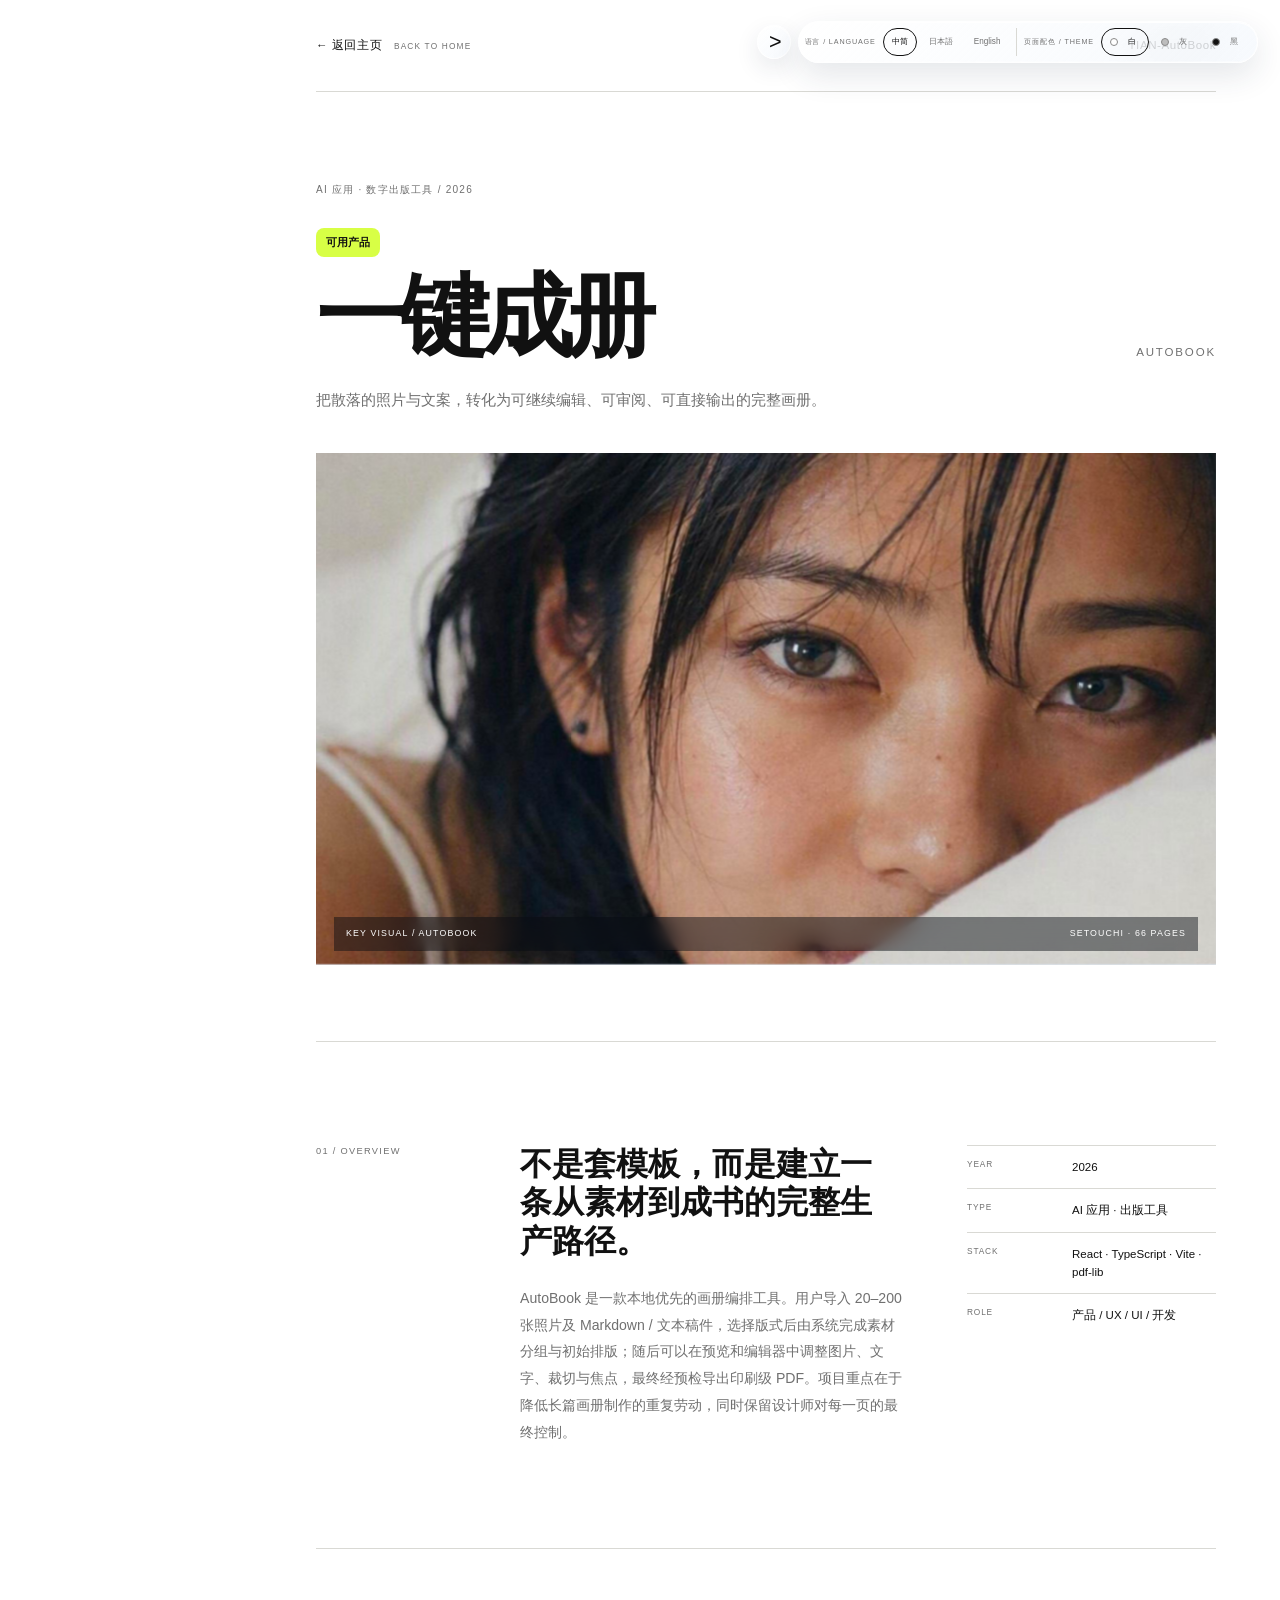
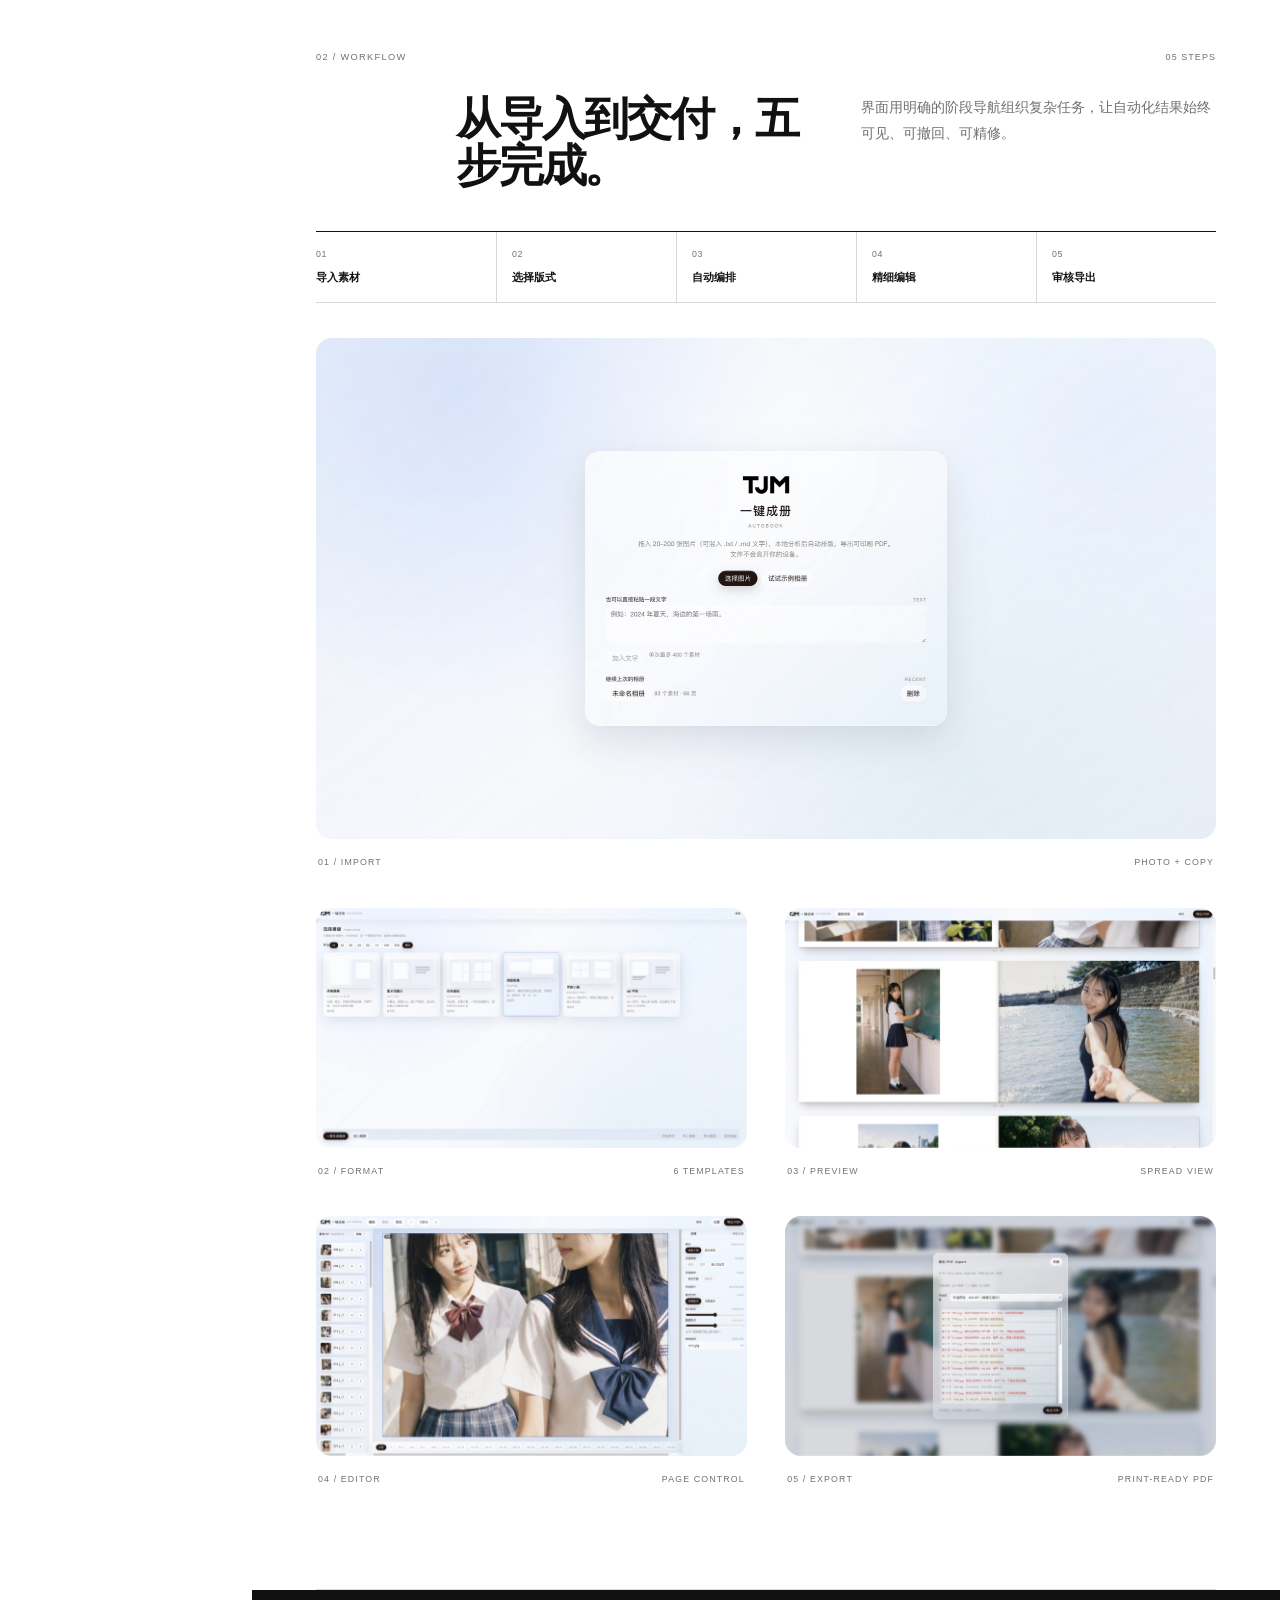
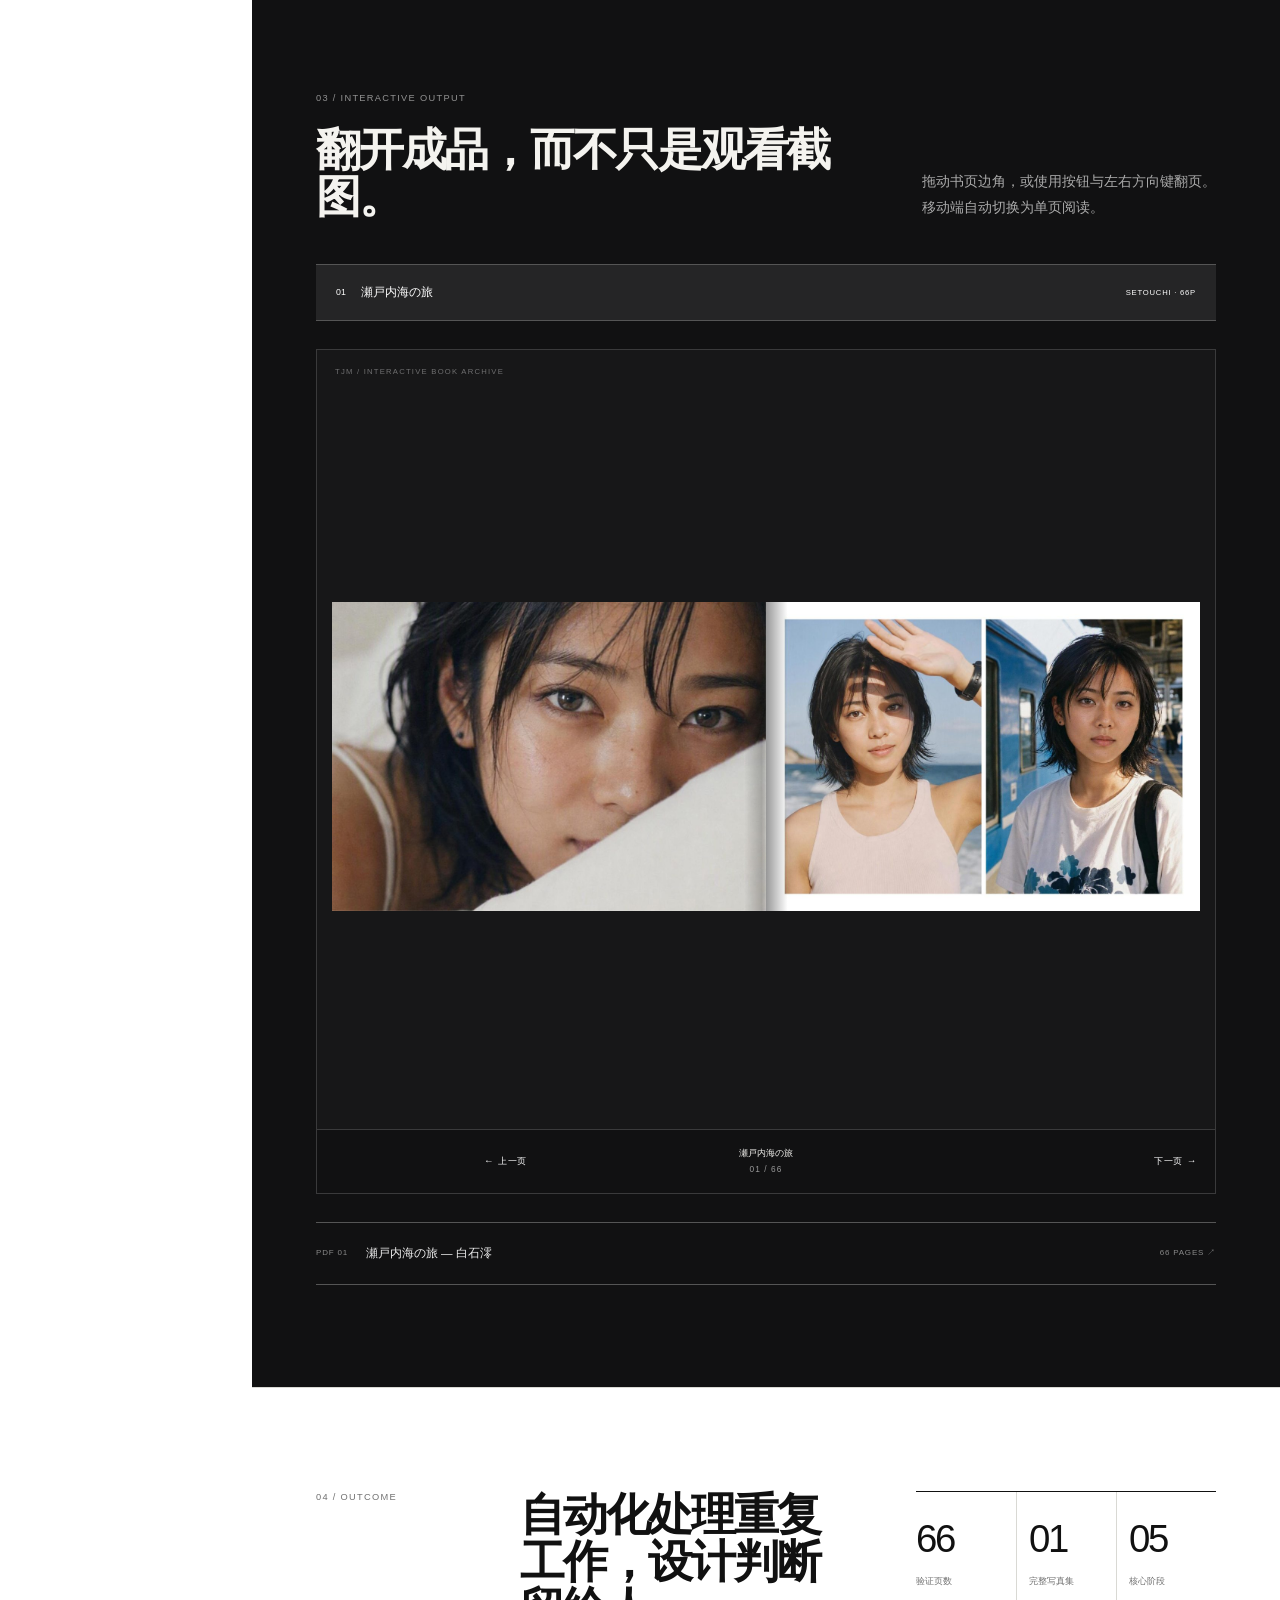
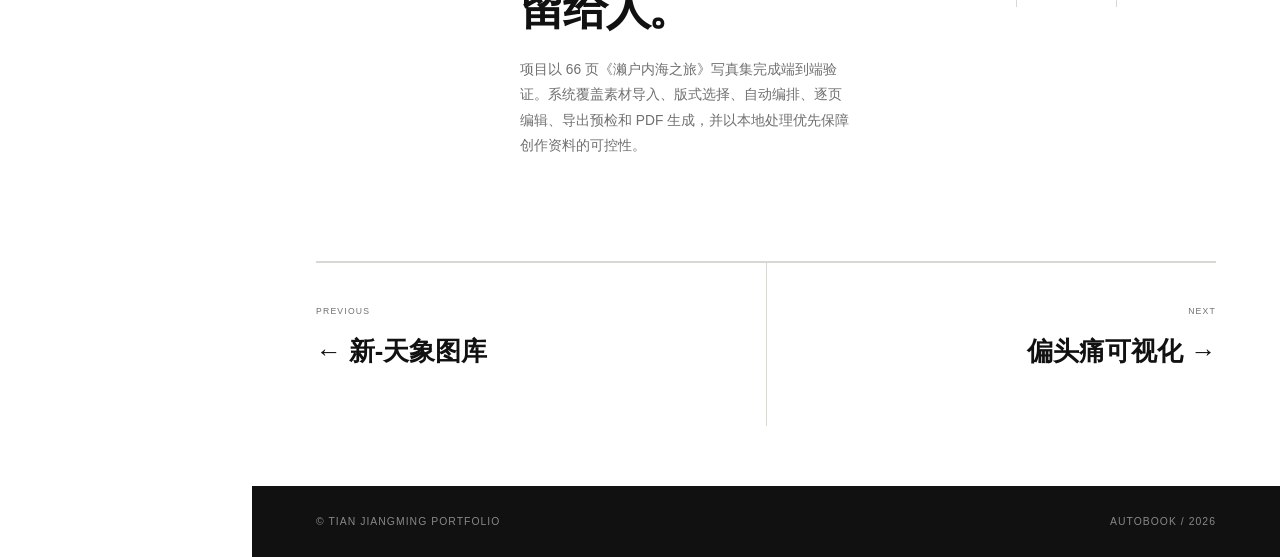
<file: index.html>
<!doctype html>
<html lang="zh-CN">
<head>
  <meta charset="utf-8">
  <meta name="viewport" content="width=device-width,initial-scale=1">
  <meta name="theme-color" content="#f6f6f1">
  <meta name="description" content="TJM 一键成册：从照片与文案导入、自动编排、可视化编辑到印刷级 PDF 导出的本地优先数字出版工具。">
  <title>一键成册 AutoBook | 天将明作品集</title>
  <link rel="stylesheet" href="style.default.css">
  <link rel="stylesheet" href="custom.css">
  <link rel="stylesheet" href="project-site-config.css?v=glass-nav-20260907">
  <link rel="stylesheet" href="detail-unified.css">
  <link rel="stylesheet" href="page-flip.min.css">
  <link rel="stylesheet" href="autobook.css?v=20260912">
  <link rel="shortcut icon" href="assets/favicon.png">
  <link rel="stylesheet" href="portfolio-motion.css?v=20260912">
</head>
<body class="unified-project-page" data-project-id="applied-project-08" data-title-hans="一键成册 AutoBook | 天将明作品集" data-title-ja="AutoBook ワンクリック製本 | 天将明ポートフォリオ" data-title-en="AutoBook — One-click Bookmaking | Tian Jiangming Portfolio">
  <aside class="sidebar"><div class="sidebar-inner d-flex flex-column"></div></aside>
  <main class="page-holder">
    <header class="mobile-header"><button class="navbar-toggler" type="button">菜单 / MENU</button><a href="https://tianming332.github.io/JiangmingTian_Portfolio_Final/?from=project#all-works" data-preserve-preferences data-main-return>天将明</a></header>
    <div class="project-progress" aria-hidden="true"><i id="progressBar"></i></div>
    <div class="project-root"><article class="project-article" id="project">
      <div class="project-return"><a href="https://tianming332.github.io/JiangmingTian_Portfolio_Final/?from=project#all-works" data-preserve-preferences data-main-return><span data-i18n data-i18n-hans="← 返回主页" data-i18n-ja="← ホームへ戻る" data-i18n-en="← Back to Home">← 返回主页</span> <small>BACK TO HOME</small></a><span>TIAN-AutoBook</span></div>

      <section class="project-detail-hero" data-project-section>
        <div class="project-heading">
          <p data-i18n data-i18n-hans="AI 应用 · 数字出版工具 / 2026" data-i18n-ja="AI アプリケーション・デジタル出版ツール / 2026" data-i18n-en="AI Application · Digital Publishing Tool / 2026">AI 应用 · 数字出版工具 / 2026</p>
          <div class="detail-flags"><span class="project-status" data-i18n data-i18n-hans="可用产品" data-i18n-ja="稼働製品" data-i18n-en="Working Product">可用产品</span></div>
          <h1 data-i18n data-i18n-hans="一键成册" data-i18n-ja="ワンクリック製本" data-i18n-en="AutoBook">一键成册</h1><h2>AUTOBOOK</h2>
          <p class="project-lead" data-i18n data-i18n-hans="把散落的照片与文案，转化为可继续编辑、可审阅、可直接输出的完整画册。" data-i18n-ja="散在する写真と文章を、編集・校正・出力可能な一冊のアルバムへ。" data-i18n-en="Turn scattered photos and copy into a complete album ready to edit, review, and export.">把散落的照片与文案，转化为可继续编辑、可审阅、可直接输出的完整画册。</p>
        </div>
        <figure class="project-keyvisual autobook-hero">
          <div class="hero-book hero-book-single"><img src="assets/autobook-hero.jpg" alt="一键成册 AutoBook 项目界面与写真集主视觉"></div>
          <span class="hero-mark">TJM<br><small>AUTOBOOK</small></span>
          <figcaption><span>KEY VISUAL / AUTOBOOK</span><span>SETOUCHI · 66 PAGES</span></figcaption>
        </figure>
      </section>

      <section class="project-overview" data-project-section>
        <p class="project-section-no">01 / OVERVIEW</p>
        <div class="project-story"><h3 data-i18n data-i18n-hans="不是套模板，而是建立一条从素材到成书的完整生产路径。" data-i18n-ja="テンプレートを当てるだけでなく、素材から完成本までの制作経路を構築。" data-i18n-en="Not just a template, but a complete production path from source material to finished book.">不是套模板，而是建立一条从素材到成书的完整生产路径。</h3><p data-i18n data-i18n-hans="AutoBook 是一款本地优先的画册编排工具。用户导入 20–200 张照片及 Markdown / 文本稿件，选择版式后由系统完成素材分组与初始排版；随后可以在预览和编辑器中调整图片、文字、裁切与焦点，最终经预检导出印刷级 PDF。项目重点在于降低长篇画册制作的重复劳动，同时保留设计师对每一页的最终控制。" data-i18n-ja="AutoBook はローカルファーストのアルバム編集ツールです。20〜200枚の写真と Markdown / テキストを読み込み、レイアウト選択後に素材のグルーピングと初期組版を自動生成。プレビューとエディターで画像、文字、トリミング、フォーカスを調整し、プリフライトを経て印刷用 PDF を出力します。" data-i18n-en="AutoBook is a local-first album layout tool. Import 20–200 photos plus Markdown or text, choose a format, and let the system group material and create an initial layout. Refine images, copy, crop, and focus in the editor, then preflight and export a print-ready PDF—reducing repetitive production work without taking final control away from the designer.">AutoBook 是一款本地优先的画册编排工具。用户导入 20–200 张照片及 Markdown / 文本稿件，选择版式后由系统完成素材分组与初始排版；随后可以在预览和编辑器中调整图片、文字、裁切与焦点，最终经预检导出印刷级 PDF。项目重点在于降低长篇画册制作的重复劳动，同时保留设计师对每一页的最终控制。</p></div>
        <dl><div><dt>YEAR</dt><dd>2026</dd></div><div><dt>TYPE</dt><dd data-i18n data-i18n-hans="AI 应用 · 出版工具" data-i18n-ja="AI アプリ・出版ツール" data-i18n-en="AI App · Publishing Tool">AI 应用 · 出版工具</dd></div><div><dt>STACK</dt><dd>React · TypeScript · Vite · pdf-lib</dd></div><div><dt>ROLE</dt><dd data-i18n data-i18n-hans="产品 / UX / UI / 开发" data-i18n-ja="プロダクト / UX / UI / 開発" data-i18n-en="Product / UX / UI / Development">产品 / UX / UI / 开发</dd></div></dl>
      </section>

      <section class="workflow-section" data-project-section>
        <div class="gallery-head"><p class="project-section-no">02 / WORKFLOW</p><span>05 STEPS</span></div>
        <div class="workflow-intro"><h3 data-i18n data-i18n-hans="从导入到交付，五步完成。" data-i18n-ja="読み込みから納品まで、5ステップ。" data-i18n-en="From import to delivery in five steps.">从导入到交付，五步完成。</h3><p data-i18n data-i18n-hans="界面用明确的阶段导航组织复杂任务，让自动化结果始终可见、可撤回、可精修。" data-i18n-ja="明確な段階ナビゲーションで複雑な作業を整理し、自動化の結果を常に確認・修正できます。" data-i18n-en="Clear stage navigation organizes a complex task while keeping every automated result visible, reversible, and editable.">界面用明确的阶段导航组织复杂任务，让自动化结果始终可见、可撤回、可精修。</p></div>
        <div class="process-strip" aria-label="制作流程"><span>01 <b data-i18n data-i18n-hans="导入素材" data-i18n-ja="素材読込" data-i18n-en="Import">导入素材</b></span><span>02 <b data-i18n data-i18n-hans="选择版式" data-i18n-ja="形式選択" data-i18n-en="Format">选择版式</b></span><span>03 <b data-i18n data-i18n-hans="自动编排" data-i18n-ja="自動組版" data-i18n-en="Auto-layout">自动编排</b></span><span>04 <b data-i18n data-i18n-hans="精细编辑" data-i18n-ja="詳細編集" data-i18n-en="Edit">精细编辑</b></span><span>05 <b data-i18n data-i18n-hans="审核导出" data-i18n-ja="校正・出力" data-i18n-en="Review & Export">审核导出</b></span></div>
        <div class="project-gallery workflow-gallery">
          <figure class="gallery-item gallery-wide"><button type="button" data-lightbox="assets/ui/01-import.png"><img src="assets/ui/01-import.png" alt="一键成册素材导入首页" loading="lazy"></button><figcaption><span>01 / IMPORT</span><span>PHOTO + COPY</span></figcaption></figure>
          <figure class="gallery-item"><button type="button" data-lightbox="assets/ui/02-template.png"><img src="assets/ui/02-template.png" alt="画册尺寸与版式选择" loading="lazy"></button><figcaption><span>02 / FORMAT</span><span>6 TEMPLATES</span></figcaption></figure>
          <figure class="gallery-item"><button type="button" data-lightbox="assets/ui/03-preview.png"><img src="assets/ui/03-preview.png" alt="自动编排预览" loading="lazy"></button><figcaption><span>03 / PREVIEW</span><span>SPREAD VIEW</span></figcaption></figure>
          <figure class="gallery-item"><button type="button" data-lightbox="assets/ui/04-editor.png"><img src="assets/ui/04-editor.png" alt="画册页面编辑器" loading="lazy"></button><figcaption><span>04 / EDITOR</span><span>PAGE CONTROL</span></figcaption></figure>
          <figure class="gallery-item"><button type="button" data-lightbox="assets/ui/05-export.png"><img src="assets/ui/05-export.png" alt="PDF 预检与导出" loading="lazy"></button><figcaption><span>05 / EXPORT</span><span>PRINT-READY PDF</span></figcaption></figure>
        </div>
      </section>

      <section class="book-showcase" data-project-section>
        <div class="book-heading"><div><p class="project-section-no">03 / INTERACTIVE OUTPUT</p><h3 data-i18n data-i18n-hans="翻开成品，而不只是观看截图。" data-i18n-ja="スクリーンショットではなく、完成本をめくる。" data-i18n-en="Open the finished book—not just a screenshot.">翻开成品，而不只是观看截图。</h3></div><p data-i18n data-i18n-hans="拖动书页边角，或使用按钮与左右方向键翻页。移动端自动切换为单页阅读。" data-i18n-ja="ページの角をドラッグするか、ボタンと矢印キーでページを送れます。モバイルでは自動的に単ページ表示になります。" data-i18n-en="Drag a page corner, use the buttons, or press the arrow keys. Mobile automatically switches to a single-page view.">拖动书页边角，或使用按钮与左右方向键翻页。移动端自动切换为单页阅读。</p></div>
        <div class="book-tabs book-tabs-single"><div><b>01</b><span>瀬戸内海の旅</span><small>SETOUCHI · 66P</small></div></div>
        <div class="book-reader"><div class="book-stage"><div id="book-container" class="demo-book" aria-label="交互式画册"></div></div><div class="book-controls"><button id="prevPage" type="button">← <span data-i18n data-i18n-hans="上一页" data-i18n-ja="前へ" data-i18n-en="Previous">上一页</span></button><div><span id="book-title">瀬戸内海の旅</span><strong id="page-num">01 / 66</strong></div><button id="nextPage" type="button"><span data-i18n data-i18n-hans="下一页" data-i18n-ja="次へ" data-i18n-en="Next">下一页</span> →</button></div></div>
        <div class="output-links output-links-single"><a href="一键成册项目介绍/瀬戸内海の旅-白石澪.pdf" target="_blank" rel="noopener"><span>PDF 01</span><strong>瀬戸内海の旅 — 白石澪</strong><small>66 PAGES ↗</small></a></div>
      </section>

      <section class="project-outcome" data-project-section><p class="project-section-no">04 / OUTCOME</p><div><h3 data-i18n data-i18n-hans="自动化处理重复工作，设计判断留给人。" data-i18n-ja="反復作業は自動化し、デザインの判断は人に残す。" data-i18n-en="Automate repetition; keep design judgment human.">自动化处理重复工作，设计判断留给人。</h3><p data-i18n data-i18n-hans="项目以 66 页《濑户内海之旅》写真集完成端到端验证。系统覆盖素材导入、版式选择、自动编排、逐页编辑、导出预检和 PDF 生成，并以本地处理优先保障创作资料的可控性。" data-i18n-ja="66ページの写真集『瀬戸内海の旅』でエンドツーエンド検証を完了。素材読込、形式選択、自動組版、ページ編集、プリフライト、PDF生成を一つの流れでカバーします。" data-i18n-en="The complete workflow was validated through the 66-page photo book Setouchi Sea Journey. The system covers import, format selection, auto-layout, page editing, preflight, and PDF generation, with local-first processing keeping creative material under the user's control.">项目以 66 页《濑户内海之旅》写真集完成端到端验证。系统覆盖素材导入、版式选择、自动编排、逐页编辑、导出预检和 PDF 生成，并以本地处理优先保障创作资料的可控性。</p></div><ul><li><strong>66</strong><span data-i18n data-i18n-hans="验证页数" data-i18n-ja="検証ページ" data-i18n-en="Pages validated">验证页数</span></li><li><strong>01</strong><span data-i18n data-i18n-hans="完整写真集" data-i18n-ja="完成写真集" data-i18n-en="Complete photo book">完整写真集</span></li><li><strong>05</strong><span data-i18n data-i18n-hans="核心阶段" data-i18n-ja="主要ステップ" data-i18n-en="Core stages">核心阶段</span></li></ul></section>

      <nav class="project-next" aria-label="项目切换"><a href="https://tianming332.github.io/TIAN-NEW_CELESTIAL_ARCHIVE-DETAIL/" data-detail-id="applied-project-07" data-preserve-preferences><small>PREVIOUS</small><strong>← <span data-i18n data-i18n-hans="新-天象图库" data-i18n-ja="新・天象アーカイブ" data-i18n-en="New Celestial Archive">新-天象图库</span></strong></a><a href="https://tianming332.github.io/TIAN-migraine-visual-a1/" data-detail-id="migraine-visual-a1" data-preserve-preferences><small>NEXT</small><strong><span data-i18n data-i18n-hans="偏头痛可视化" data-i18n-ja="片頭痛の可視化" data-i18n-en="Migraine Visualization">偏头痛可视化</span> →</strong></a></nav>
    </article></div>
    <footer><span>© TIAN JIANGMING PORTFOLIO</span><span>AUTOBOOK / 2026</span></footer>
  </main>
  <dialog class="lightbox" id="lightbox"><button type="button" id="closeLightbox" aria-label="关闭图片">CLOSE ×</button><img id="lightboxImage" alt="作品图片放大预览"></dialog>
  <script src="detail-unified.js"></script><script src="project-site-config.js"></script><script src="https://tianming332.github.io/JiangmingTian_Portfolio_Final/js/shared-sidebar.js"></script><script src="front.js"></script><script src="page-flip.browser.min.js"></script><script src="project.js"></script><script src="autobook.js"></script><script src="portfolio-motion.js?v=20260912"></script>
</body>
</html>
</file>
<file: custom.css>
:root { --ink:#111; --muted:#707070; --line:#d9d9d4; --paper:#f6f6f1; --surface:#fff; --surface-soft:#fafafa; --acid:#d8ff45; --sidebar:252px; --sidebar-now:var(--sidebar); }
* { box-sizing:border-box; }
html { scroll-behavior:smooth; }
body { color:var(--ink); background:var(--surface); font-family:"Noto Sans TC","Noto Sans SC","Microsoft JhengHei","Microsoft YaHei",Arial,sans-serif; transition:color .28s ease,background .28s ease; }
a { color:inherit; }
.sidebar { width:var(--sidebar); background:var(--surface); border-right:1px solid var(--line); transition:transform .36s cubic-bezier(.2,.8,.2,1),background .28s ease; }
.sidebar-inner { position:relative; min-height:100vh; padding-bottom:92px; }
.brand { display:flex; flex-direction:column; text-decoration:none; color:var(--ink); }
.brand-logo { margin-bottom:32px; font-size:1.55rem; font-weight:900; letter-spacing:-.08em; line-height:1; }
.brand strong { font-size:1.3rem; letter-spacing:.08em; }
.brand small { margin-top:5px; color:var(--muted); font-size:.74rem; letter-spacing:.08em; }
.nav-group { color:#999; font-size:.7rem; letter-spacing:.14em; margin:12px 0 9px; }
.nav-group > span:last-child { margin-left:8px; font-size:.58rem; }
.sidebar-link { display:flex; justify-content:space-between; align-items:baseline; padding:9px 0; color:#555; text-decoration:none; border-bottom:1px solid transparent; }
.sidebar-link small { font-size:.56rem; letter-spacing:.1em; color:#aaa; }
.sidebar-link:hover,.sidebar-link.active { color:#000; border-bottom-color:#111; }
.sidebar-note { position:absolute; left:0; bottom:18px; width:100%; color:#aaa; font-size:.57rem; line-height:1.7; letter-spacing:.12em; }
.page-holder { margin-left:var(--sidebar-now); min-height:100vh; background:var(--surface); transition:margin-left .36s cubic-bezier(.2,.8,.2,1),background .28s ease; }
.sidebar-collapse,.sidebar-expand { z-index:1100; display:grid; place-items:center; width:46px; height:46px; padding:0; border:1px solid var(--line); border-radius:3px; color:var(--ink); background:color-mix(in srgb,var(--surface) 92%,transparent); -webkit-backdrop-filter:blur(12px); backdrop-filter:blur(12px); box-shadow:0 5px 18px rgba(0,0,0,.035); transition:opacity .2s ease,transform .2s ease,background .28s ease; }
.sidebar-collapse:hover,.sidebar-expand:hover { transform:translateY(-2px); border-color:var(--ink); }.sidebar-collapse span[aria-hidden],.sidebar-expand span[aria-hidden] { font-family:Arial,sans-serif; font-size:1.35rem; font-weight:500; line-height:1; letter-spacing:-.08em; }.sidebar-collapse { position:absolute; top:24px; right:18px; }.sidebar-expand { position:fixed; top:24px; left:18px; visibility:hidden; opacity:0; pointer-events:none; }.sidebar-expand.visible { visibility:visible; opacity:1; pointer-events:auto; }
body.sidebar-collapsed { --sidebar-now:0px; } body.sidebar-collapsed .sidebar { transform:translateX(-100%); }
.mobile-header { display:none; }
.home-hero,.page-hero { min-height:58vh; padding:clamp(72px,9vw,140px) clamp(28px,7vw,110px); display:flex; flex-direction:column; justify-content:center; border-bottom:1px solid var(--line); }
.home-hero { min-height:72vh; position:relative; overflow:hidden; }
.home-hero:after { content:"AI"; position:absolute; right:-.04em; bottom:-.35em; font-size:clamp(15rem,38vw,40rem); font-weight:700; line-height:1; color:#f2f2ed; z-index:-1; }
.eyebrow { font-size:.7rem; letter-spacing:.16em; color:#777; text-transform:uppercase; margin-bottom:22px; }
.eyebrow span { margin-left:12px; color:#aaa; }
.home-hero h1,.page-hero h1,.about-hero h1 { font-size:clamp(2.2rem,5vw,5.2rem); line-height:1.13; letter-spacing:-.045em; max-width:1050px; margin:0 0 28px; }
.hero-intro,.page-hero>p:last-child { color:var(--muted); font-size:clamp(1rem,1.4vw,1.25rem); line-height:1.8; max-width:720px; }
.scroll-cue { margin-top:45px; width:max-content; text-decoration:none; padding-bottom:5px; border-bottom:1px solid #111; font-size:.82rem; }
.filter-section,.works-section,.about-grid { padding:70px clamp(28px,5vw,80px); }
.section-heading { display:flex; justify-content:space-between; gap:30px; align-items:end; margin-bottom:35px; }
.section-heading h2 { font-size:clamp(1.8rem,3vw,3.2rem); margin:0; }
.section-heading>p { color:var(--muted); max-width:350px; margin:0; line-height:1.7; }
.filter-panel { border-top:1px solid var(--ink); }
.filter-row { display:grid; grid-template-columns:120px 1fr; gap:20px; padding:22px 0; border-bottom:1px solid var(--line); }
.filter-label { font-size:.83rem; padding-top:9px; }
.filter-options { display:flex; gap:9px; flex-wrap:wrap; }
.filter-chip { color:var(--ink); background:var(--surface); border:1px solid var(--line); border-radius:999px; padding:8px 15px; font-size:.78rem; transition:.2s; }
.filter-chip small { color:#999; margin-left:5px; font-size:.57rem; }
.filter-chip:hover,.filter-chip.active { background:#111; color:#fff; border-color:#111; }
.filter-chip.active small { color:#ccc; }
.filter-status { display:flex; gap:25px; align-items:center; padding-top:18px; color:var(--muted); font-size:.78rem; }
.filter-status strong { color:#111; margin-left:auto; }
.filter-status button { border:0; background:none; text-decoration:underline; color:#777; }
.works-section { padding-top:30px; }
.project-card-wrap[hidden] { display:none!important; }
.project-card-wrap { transition:opacity .3s ease; }
.project-card-wrap.filter-secondary { opacity:.46; }
.project-card-wrap.filter-priority .project-media { box-shadow:0 0 0 2px #3157ff,0 12px 30px rgba(49,87,255,.14); border-radius:16px; }
.project-card { display:block; height:100%; text-decoration:none; color:var(--ink); border-bottom:1px solid var(--line); }
.project-media { position:relative; overflow:hidden; background:#eee; aspect-ratio:4/3; }
.project-media { overflow:visible; border-radius:16px; }
.project-cover { width:100%; height:100%; object-fit:cover; transition:transform .55s cubic-bezier(.2,.8,.2,1); }
.project-cover { border-radius:16px; }
.project-card:hover .project-cover { transform:none; }
.project-status { position:absolute; top:12px; left:12px; z-index:1; background:var(--acid); color:#111; padding:6px 10px; font-size:.68rem; font-weight:700; }
.project-status { border-radius:8px; }
.project-flags,.simple-flags { position:absolute; top:12px; left:12px; z-index:4; display:flex; flex-wrap:wrap; gap:6px; max-width:calc(100% - 24px); }
.project-flags .project-status,.simple-flags .project-status,.detail-flags .project-status { position:static; display:inline-flex; align-items:center; min-height:29px; }
.project-status.project-ai { background:var(--acid); color:#111; }
.project-flags ~ .glass-head { padding-left:74px; }
.project-flags--two ~ .glass-head { padding-left:125px; }
.project-glass { position:absolute; inset:0; z-index:2; display:flex; flex-direction:column; justify-content:space-between; padding:18px; color:#fff; border:1px solid rgba(255,255,255,.46); border-radius:16px; background:linear-gradient(125deg,rgba(240,243,246,.2),rgba(25,29,38,.42)); -webkit-backdrop-filter:blur(12px) saturate(1.12); backdrop-filter:blur(12px) saturate(1.12); box-shadow:inset 0 0 35px rgba(255,255,255,.12),0 10px 24px rgba(0,0,0,.13); opacity:1; transform:translate(8px,8px); transition:opacity .35s ease,backdrop-filter .35s ease; }
.project-glass::before { content:""; position:absolute; inset:0; border-radius:inherit; opacity:.11; pointer-events:none; background-image:url("data:image/svg+xml,%3Csvg viewBox='0 0 100 100' xmlns='http://www.w3.org/2000/svg'%3E%3Cfilter id='n'%3E%3CfeTurbulence type='fractalNoise' baseFrequency='.85' numOctaves='3' stitchTiles='stitch'/%3E%3C/filter%3E%3Crect width='100%25' height='100%25' filter='url(%23n)'/%3E%3C/svg%3E"); mix-blend-mode:overlay; }
.glass-head,.glass-title,.glass-meta { position:relative; z-index:2; }
.glass-head { display:flex; justify-content:space-between; font-size:.58rem; letter-spacing:.14em; }
.project-status ~ .glass-head { padding-left:68px; }
.glass-title { margin-top:auto; padding-top:24px; }
.glass-title strong { display:block; max-width:88%; font-size:clamp(1.25rem,2vw,2rem); line-height:1.05; letter-spacing:-.045em; }
.glass-title small { display:block; margin-top:7px; font-size:.54rem; letter-spacing:.13em; }
.glass-meta { margin-top:15px; padding-top:9px; border-top:1px solid rgba(255,255,255,.42); font-size:.6rem; letter-spacing:.08em; }
.project-card:hover .project-glass { opacity:0; -webkit-backdrop-filter:blur(0); backdrop-filter:blur(0); }
.project-copy { padding:18px 0 25px; }
.project-tags-row { min-height:72px; display:grid; grid-template-columns:auto 1fr auto; gap:14px; align-items:center; padding:14px 0 18px; }
.tags-row-label { color:#777; font-size:.68rem; white-space:nowrap; }.tags-row-label small { display:block; margin-top:4px; color:#aaa; font-size:.48rem; letter-spacing:.12em; }
.tags-row-list { display:flex; gap:6px; flex-wrap:wrap; }.tags-row-list>span { padding:5px 9px; border:1px solid var(--line); border-radius:999px; color:var(--muted); background:var(--surface-soft); font-size:.62rem; }
.tags-row-year { align-self:start; color:#888; font-size:.65rem; }
.project-meta { display:flex; justify-content:space-between; color:#777; font-size:.7rem; margin-bottom:12px; }
.project-title { font-size:1.35rem; margin:0 0 3px; }
.project-title-en { font-size:.62rem; letter-spacing:.12em; color:#999; min-height:1em; }
.project-description { color:#666; font-size:.84rem; line-height:1.65; margin:13px 0 0; }
.page-hero { min-height:43vh; }
.page-hero h1 { font-size:clamp(2.2rem,4vw,4.2rem); }
.about-hero { min-height:65vh; padding:clamp(70px,8vw,120px) clamp(28px,6vw,90px); display:grid; grid-template-columns:1fr minmax(220px,340px); align-items:center; gap:8vw; border-bottom:1px solid var(--line); }
.about-hero img { width:100%; aspect-ratio:1; object-fit:cover; border-radius:50%; filter:none; border:1px solid var(--line); }
.about-grid { display:grid; grid-template-columns:repeat(3,1fr); gap:45px; }
.about-grid article { position:relative; border-top:1px solid var(--ink); padding-top:22px; }
.about-grid h2 { font-size:1.35rem; }
.hero-intro,.page-hero>p:last-child { font-size:clamp(.84rem,1vw,.96rem); line-height:1.75; }.about-grid p:last-child { color:var(--muted); font-size:.82rem; line-height:1.75; }
.about-icon { width:36px; height:36px; display:grid; place-items:center; margin:0 0 22px; border:1px solid var(--line); border-radius:12px; background:var(--surface-soft); }.about-icon svg { width:20px; height:20px; fill:none; stroke:currentColor; stroke-width:1.4; stroke-linecap:round; stroke-linejoin:round; }
.about-profile-hero { min-height:68vh; padding:clamp(82px,8vw,130px) clamp(28px,6vw,92px); display:grid; grid-template-columns:minmax(0,1fr) minmax(220px,330px); align-items:center; gap:clamp(55px,8vw,140px); border-bottom:1px solid var(--line); }.about-profile-copy h1 { max-width:980px; margin:0 0 34px; font-size:clamp(2.4rem,5.4vw,6.2rem); line-height:.98; letter-spacing:-.055em; }.about-profile-copy h1 span { font-size:.48em; font-weight:500; letter-spacing:-.025em; }.about-profile-copy>p:not(.eyebrow) { max-width:960px; margin:0 0 18px; color:var(--muted); font-size:.88rem; line-height:1.82; }.about-profile-copy strong { color:var(--ink); }.about-profile-hero>img { width:100%; aspect-ratio:1; object-fit:cover; border-radius:50%; border:1px solid var(--line); }
.profile-sections { padding:clamp(65px,7vw,105px) clamp(28px,5vw,80px); }.profile-sections>header { margin-bottom:42px; }.profile-sections>header h2 { margin:0; font-size:clamp(2rem,3.3vw,3.8rem); letter-spacing:-.045em; }.profile-columns { display:grid; grid-template-columns:repeat(3,minmax(0,1fr)); gap:clamp(32px,5vw,80px); }.profile-columns article { padding-top:20px; border-top:1px solid var(--ink); }.profile-section-icon { width:38px; height:38px; display:grid; place-items:center; margin-bottom:22px; border:1px solid var(--line); border-radius:12px; font-family:monospace; font-size:.72rem; }.profile-columns h3 { margin:0 0 17px; font-size:1.22rem; }.profile-columns ul { margin:0; padding:0; list-style:none; color:var(--muted); font-size:.82rem; line-height:1.95; }.profile-columns a { text-decoration:none; }.contact-subtitle { margin-top:28px!important; }
footer { margin-top:60px; padding:28px clamp(28px,5vw,80px); background:#111; color:#888; display:flex; justify-content:space-between; font-size:.65rem; letter-spacing:.1em; }
.empty-state { padding:50px; background:var(--paper); }
.text-link,.button-link{display:inline-block;margin-top:25px;text-decoration:underline}
.project-progress { position:fixed; z-index:1050; top:0; left:var(--sidebar-now); right:0; height:2px; background:transparent; transition:left .36s cubic-bezier(.2,.8,.2,1); }.project-progress i { display:block; width:100%; height:100%; background:#3157ff; transform:scaleX(0); transform-origin:left; }
.project-root { padding:0 clamp(28px,5vw,80px); }.project-article { max-width:1500px; margin:0 auto; }.project-return { min-height:92px; display:flex; align-items:center; justify-content:space-between; border-bottom:1px solid var(--line); font-size:.72rem; letter-spacing:.05em; }.project-return a { text-decoration:none; }.project-return small { margin-left:8px; color:var(--muted); font-size:.52rem; letter-spacing:.14em; }
.project-detail-hero { padding:clamp(56px,7vw,105px) 0 clamp(45px,6vw,85px); }.project-heading { display:grid; grid-template-columns:1fr auto; align-items:end; column-gap:30px; margin-bottom:40px; }.project-heading>p:first-child { grid-column:1/-1; color:var(--muted); font-size:.63rem; letter-spacing:.12em; text-transform:uppercase; }.project-heading h1 { margin:20px 0 4px; font-size:clamp(3rem,7vw,7.8rem); line-height:.88; letter-spacing:-.075em; }.project-heading h2 { margin:0; align-self:end; color:var(--muted); font-size:.72rem; font-weight:500; letter-spacing:.16em; }.project-lead { grid-column:1/-1; max-width:680px; margin:28px 0 0; color:var(--muted); font-size:.92rem; line-height:1.75; }
.project-keyvisual { margin:0; }.project-keyvisual img { display:block; width:100%; max-height:82vh; object-fit:contain; border-radius:18px; background:var(--paper); }.project-keyvisual figcaption,.gallery-item figcaption { display:flex; justify-content:space-between; padding:10px 2px 0; color:var(--muted); font-size:.55rem; letter-spacing:.13em; }
.project-overview { display:grid; grid-template-columns:140px minmax(0,1fr) minmax(240px,.65fr); gap:clamp(28px,5vw,80px); padding:clamp(65px,8vw,120px) 0; border-top:1px solid var(--line); border-bottom:1px solid var(--line); }.project-section-no { margin:0; color:var(--muted); font-size:.58rem; letter-spacing:.14em; }.project-story h3 { max-width:660px; margin:0 0 25px; font-size:clamp(1.5rem,2.5vw,2.7rem); line-height:1.2; }.project-story p { max-width:700px; margin:0; color:var(--muted); font-size:.88rem; line-height:1.9; }.project-overview dl { margin:0; }.project-overview dl>div { display:grid; grid-template-columns:90px 1fr; gap:15px; padding:12px 0; border-top:1px solid var(--line); }.project-overview dt { color:var(--muted); font-size:.52rem; font-weight:500; letter-spacing:.1em; }.project-overview dd { margin:0; font-size:.72rem; line-height:1.6; }
.project-gallery-section { padding:clamp(65px,8vw,120px) 0; }.gallery-head { display:flex; justify-content:space-between; margin-bottom:30px; }.gallery-head>span { color:var(--muted); font-size:.56rem; letter-spacing:.12em; }.project-gallery { display:grid; grid-template-columns:repeat(2,minmax(0,1fr)); gap:clamp(22px,3vw,46px); }.gallery-item { margin:0; min-width:0; }.gallery-item.gallery-wide { grid-column:1/-1; }.gallery-item button { width:100%; padding:0; border:0; border-radius:16px; background:var(--paper); overflow:hidden; cursor:zoom-in; }.gallery-item img { display:block; width:100%; height:auto; max-height:86vh; object-fit:contain; transition:transform .5s cubic-bezier(.2,.8,.2,1); }.gallery-item button:hover img { transform:scale(1.012); }
.project-next { display:grid; grid-template-columns:1fr 1fr; border-top:1px solid var(--line); }.project-next a { min-width:0; padding:42px 0 55px; text-decoration:none; }.project-next a+ a { padding-left:36px; text-align:right; border-left:1px solid var(--line); }.project-next small { display:block; margin-bottom:14px; color:var(--muted); font-size:.54rem; letter-spacing:.14em; }.project-next strong { font-size:clamp(1rem,2vw,1.8rem); }.project-missing { min-height:80vh; display:grid; place-content:center; gap:18px; text-align:center; }.project-missing h1 { font-size:clamp(2rem,5vw,5rem); }
.lightbox { width:100vw; height:100vh; max-width:none; max-height:none; padding:58px 30px 30px; border:0; background:rgba(12,12,13,.94); }.lightbox::backdrop { background:rgba(12,12,13,.65); }.lightbox button { position:fixed; z-index:2; top:18px; right:24px; border:0; color:#fff; background:none; font-size:.68rem; letter-spacing:.12em; }.lightbox img { display:block; width:100%; height:100%; object-fit:contain; }
.settings-dock { position:fixed; z-index:2200; top:16px; right:22px; display:flex; align-items:center; gap:7px; padding:6px; border:1px solid var(--line); border-radius:18px; color:var(--muted); background:color-mix(in srgb,var(--surface) 90%,transparent); -webkit-backdrop-filter:blur(16px) saturate(1.1); backdrop-filter:blur(16px) saturate(1.1); box-shadow:0 7px 24px rgba(0,0,0,.055); }
.language-control,.theme-control { display:flex; align-items:center; gap:7px; }.theme-control { padding-left:7px; border-left:1px solid var(--line); }.language-control>span,.theme-control>span { font-size:.45rem; letter-spacing:.12em; white-space:nowrap; }.language-options,.theme-options { display:flex; gap:3px; }.language-options button,.theme-options button { min-height:28px; padding:5px 8px; border:1px solid transparent; border-radius:999px; color:var(--muted); background:transparent; font-size:.51rem; white-space:nowrap; }.language-options button:hover,.language-options button.active,.theme-options button:hover,.theme-options button.active { color:var(--ink); border-color:var(--ink); }.theme-options button { display:grid; grid-template-columns:9px 1fr; align-items:center; gap:4px; min-width:48px; }.theme-options button i { width:8px; height:8px; border:1px solid #888; border-radius:50%; }.theme-options [data-theme-choice="white"] i { background:#fff; }.theme-options [data-theme-choice="gray"] i { background:#bdbdbd; }.theme-options [data-theme-choice="black"] i { background:#111; }
body[data-theme="gray"] { --ink:#151515; --muted:#5f5f5f; --line:#b9b9b5; --paper:#d4d4d0; --surface:#c8c8c4; --surface-soft:#d7d7d3; }
body[data-theme="black"] { --ink:#f0f0ed; --muted:#aaa9a4; --line:#3f3f3c; --paper:#181817; --surface:#0e0e0e; --surface-soft:#20201f; }
body[data-theme="black"] .sidebar-link { color:#bbb; } body[data-theme="black"] .sidebar-link:hover,body[data-theme="black"] .sidebar-link.active { color:#fff; border-bottom-color:#fff; } body[data-theme="black"] .filter-chip:hover,body[data-theme="black"] .filter-chip.active { color:#111; background:#f0f0ed; border-color:#f0f0ed; } body[data-theme="black"] .mobile-header { background:rgba(14,14,14,.92); } body[data-theme="black"] .sidebar-collapse,body[data-theme="black"] .sidebar-expand,body[data-theme="black"] .settings-dock { background:rgba(14,14,14,.9); }
body[data-theme="gray"] .welcome-network,body[data-theme="gray"] .welcome-sitebar { background:#c8c8c4; } body[data-theme="gray"] .welcome-node { background:rgba(200,200,196,.72); }
body[data-theme="black"] .welcome-network,body[data-theme="black"] .welcome-sitebar { color:#f0f0ed; background:#0e0e0e; border-color:#3f3f3c; } body[data-theme="black"] .welcome-topline { border-color:#3f3f3c; } body[data-theme="black"] .welcome-node { color:#f0f0ed; background:rgba(14,14,14,.72); } body[data-theme="black"] .welcome-node:hover { color:#111; background:#f0f0ed; } body[data-theme="black"] .welcome-brand b { color:#f0f0ed; } body[data-theme="black"] .welcome-controls { border-color:#f0f0ed; } body[data-theme="black"] .welcome-random { color:#f0f0ed; background:#181817; border-color:#f0f0ed; } body[data-theme="black"] .welcome-confirm { border-color:#f0f0ed; }
.admin-shell { max-width:1180px; padding:60px 30px; margin:auto; }.admin-grid{display:grid;grid-template-columns:1fr 1fr;gap:35px}.admin-card{border:1px solid var(--line);padding:28px}.admin-card h2{font-size:1.3rem}.field{margin:16px 0}.field label{display:block;font-size:.75rem;margin-bottom:7px}.field input,.field textarea,.field select{width:100%;border:1px solid var(--line);padding:11px;background:#fff}.field textarea{min-height:110px}.drop-zone{border:1px dashed #999;padding:35px;text-align:center;background:var(--paper)}.admin-actions{display:flex;gap:10px;flex-wrap:wrap}.admin-button{border:0;background:#111;color:#fff;padding:11px 18px}.admin-button.secondary{background:#e8e8e3;color:#111}.preview-cover{width:100%;aspect-ratio:4/3;object-fit:cover;background:#eee;margin-bottom:15px}.file-list{font-size:.75rem;color:#666;max-height:150px;overflow:auto}.notice{background:#efffc1;padding:14px;font-size:.78rem;line-height:1.6}
@media(max-width:991px){body{--sidebar-now:0px}.sidebar{transform:translateX(-100%);transition:.3s;z-index:1000}.sidebar.active,body.sidebar-collapsed .sidebar.active{transform:none}.page-holder{margin-left:0}.sidebar-expand{top:72px;left:14px;width:42px;height:42px}.sidebar-collapse{top:14px;right:14px;width:42px;height:42px}.settings-dock{top:10px;right:10px}.language-control>span,.theme-control>span{display:none}.mobile-header{display:flex;justify-content:space-between;align-items:center;padding:18px 22px;border-bottom:1px solid var(--line);position:sticky;top:0;background:color-mix(in srgb,var(--surface) 94%,transparent);z-index:900}.navbar-toggler{visibility:hidden;pointer-events:none;border:0;padding:0;color:var(--ink);background:none;font-size:.72rem}.mobile-header a{text-decoration:none}.home-hero{min-height:65vh}.filter-row{grid-template-columns:1fr}.filter-label{font-weight:700}.section-heading{display:block}.section-heading>p{margin-top:15px}.about-hero,.about-profile-hero{grid-template-columns:1fr}.about-hero img,.about-profile-hero>img{max-width:250px}.about-grid,.profile-columns{grid-template-columns:1fr}.admin-grid{grid-template-columns:1fr}.project-overview{grid-template-columns:1fr}.project-overview dl{margin-top:15px}}
@media(max-width:575px){.home-hero,.page-hero,.filter-section,.works-section,.about-grid{padding-left:20px;padding-right:20px}.home-hero h1{font-size:2.35rem}.filter-status{flex-wrap:wrap}.filter-status strong{margin-left:0}.project-arrow{opacity:1;transform:none}.admin-shell{padding:35px 16px}.project-root{padding:0 20px}.project-heading{display:block}.project-heading h2{margin-top:12px}.project-gallery{grid-template-columns:1fr}.gallery-item.gallery-wide{grid-column:auto}.project-next{grid-template-columns:1fr}.project-next a+ a{padding-left:0;text-align:left;border-left:0;border-top:1px solid var(--line)}}
@media(max-width:575px){.project-tags-row{grid-template-columns:1fr auto}.tags-row-list{grid-column:1/-1}.tags-row-label small{display:none}}

/* Image archive / gallery */
.gallery-page { overflow-x:hidden; }
.gallery-main { min-height:100vh; }
.gallery-intro { min-height:31vh; padding:clamp(72px,8vw,120px) clamp(28px,7vw,110px) 35px; border-bottom:1px solid var(--line); }
.gallery-intro h1 { max-width:760px; margin:0 0 22px; font-size:clamp(2.7rem,6vw,6.2rem); line-height:.93; letter-spacing:-.07em; }
.gallery-intro>p:last-child { max-width:600px; margin:0; color:var(--muted); font-size:.88rem; line-height:1.85; }
.gallery-stage-wrap { position:relative; min-height:72vh; padding:30px clamp(28px,5vw,80px) clamp(80px,10vw,130px); }
.gallery-stage { --gallery-scale:1; --gallery-mobile:1; position:relative; min-height:clamp(520px,64vw,850px); overflow:hidden; border:1px solid var(--line); background:var(--surface-soft); cursor:zoom-in; isolation:isolate; }
.gallery-stage::before,.gallery-stage::after { position:absolute; z-index:0; font-family:Arial,sans-serif; font-size:.5rem; letter-spacing:.13em; color:var(--muted); }
.gallery-stage::before { content:"TIAN JIANGMING / IMAGE ARCHIVE"; top:15px; left:17px; }.gallery-stage::after { content:"SCROLL TO ZOOM"; right:17px; bottom:15px; }
.gallery-image-card { position:absolute; z-index:1; left:var(--x); top:var(--y); width:var(--w); padding:0; border:0; color:var(--ink); background:transparent; cursor:pointer; transform:translate(-50%,-50%) rotate(var(--r)) scale(calc(var(--gallery-scale) * var(--gallery-mobile))); transform-origin:center; transition:filter .28s ease,transform .52s cubic-bezier(.2,.8,.2,1),opacity .42s ease,z-index 0s .52s; }
.gallery-image-card img { display:block; width:100%; max-height:260px; object-fit:cover; border:1px solid rgba(17,17,17,.16); box-shadow:0 10px 25px rgba(0,0,0,.13); }
.gallery-image-card::after { content:""; position:absolute; inset:-7px; border:1px solid var(--ink); opacity:0; transform:scale(.94); transition:.25s ease; pointer-events:none; }
.gallery-image-card:hover,.gallery-image-card:focus-visible { z-index:4; filter:none; transform:translate(-50%,-50%) rotate(0) scale(calc(var(--gallery-scale) * var(--gallery-mobile) * 1.22)); outline:0; transition:z-index 0s; }
.gallery-stage.has-gallery-selection .gallery-image-card:not(.is-selected) { opacity:.58; filter:blur(.2px) saturate(.78); transform:translate(calc(-50% + var(--scatter-x)),calc(-50% + var(--scatter-y))) rotate(calc(var(--r) + var(--scatter-r))) scale(calc(var(--gallery-scale) * var(--gallery-mobile) * .88)); pointer-events:none; }
.gallery-stage.has-gallery-selection .gallery-image-card.is-selected { z-index:30 !important; transform:translate(-50%,-50%) rotate(0) scale(calc(var(--gallery-scale) * var(--gallery-mobile) * 1.36)); }
.gallery-image-card:hover::after,.gallery-image-card:focus-visible::after { opacity:1; transform:scale(1); }
.gallery-image-info { display:grid; gap:3px; padding:8px 0 0; text-align:left; opacity:0; transform:translateY(-4px); transition:.25s ease; pointer-events:none; }
.gallery-image-card:hover .gallery-image-info,.gallery-image-card:focus-visible .gallery-image-info,.gallery-image-card.is-selected .gallery-image-info { opacity:1; transform:none; }.gallery-image-info b,.gallery-image-info small,.gallery-image-info em { font-family:Arial,sans-serif; font-style:normal; font-size:.48rem; letter-spacing:.1em; }.gallery-image-info strong { font-size:.72rem; }.gallery-image-info em { color:var(--muted); }.gallery-image-info p { display:none; margin:2px 0 0; color:var(--muted); font-size:.56rem; line-height:1.45; letter-spacing:0; }.gallery-image-card:hover .gallery-image-info p,.gallery-image-card:focus-visible .gallery-image-info p,.gallery-image-card.is-selected .gallery-image-info p { display:block; }
.gallery-scale { position:absolute; left:clamp(45px,7vw,110px); bottom:43px; display:flex; align-items:baseline; gap:9px; }.gallery-scale span { font:700 .7rem/1 Arial,sans-serif; }.gallery-scale small { color:var(--muted); font:.48rem/1 Arial,sans-serif; letter-spacing:.12em; }
.gallery-filter { position:absolute; right:clamp(45px,5vw,80px); bottom:35px; z-index:6; width:min(390px,50vw); text-align:right; }.gallery-filter p { margin:0 0 7px; color:var(--muted); font:.5rem/1 Arial,sans-serif; letter-spacing:.13em; }.gallery-filter-list { display:flex; justify-content:flex-end; gap:5px; flex-wrap:wrap; }.gallery-filter button { padding:5px 8px; border:1px solid var(--line); border-radius:999px; color:var(--muted); background:color-mix(in srgb,var(--surface) 88%,transparent); font-size:.57rem; }.gallery-filter button.active,.gallery-filter button:hover { border-color:var(--ink); color:var(--ink); }.gallery-filter button small { margin-left:3px; font-size:.42rem; }
.gallery-viewer { position:fixed; inset:0; z-index:3200; display:block; overflow:hidden; visibility:hidden; opacity:0; pointer-events:none; color:var(--ink); background:color-mix(in srgb,var(--paper) 65%,transparent); -webkit-backdrop-filter:blur(24px) saturate(.85); backdrop-filter:blur(24px) saturate(.85); transition:opacity .35s ease,visibility 0s linear .35s; }.gallery-viewer.open { visibility:visible; opacity:1; pointer-events:auto; transition-delay:0s; }.gallery-viewer-bar { position:absolute; z-index:2; top:0; right:0; left:0; display:flex; justify-content:space-between; align-items:center; min-height:62px; padding:0 28px; border-bottom:1px solid color-mix(in srgb,var(--line) 70%,transparent); background:color-mix(in srgb,var(--surface) 54%,transparent); }.gallery-viewer-bar p { margin:0; font:.66rem/1.2 Arial,sans-serif; letter-spacing:.06em; }.gallery-viewer-bar button { padding:0; border:0; color:var(--ink); background:transparent; font-size:.7rem; }.gallery-viewer-bar button small { margin-left:6px; color:var(--muted); font-size:.52rem; letter-spacing:.1em; }.gallery-viewer-canvas { position:absolute; inset:62px 0 0; display:grid; place-items:center; overflow:hidden; cursor:grab; }.gallery-viewer-canvas.dragging { cursor:grabbing; }.gallery-viewer-canvas img { display:block; width:auto; max-width:none; height:min(76vh,900px); max-height:calc(100vh - 140px); object-fit:contain; user-select:none; pointer-events:none; transition:transform .08s linear,opacity .32s ease; box-shadow:0 18px 65px rgba(0,0,0,.16); }.gallery-viewer-hint { position:absolute; right:28px; bottom:18px; margin:0; color:var(--muted); font:.52rem/1 Arial,sans-serif; letter-spacing:.12em; }.gallery-viewer-open { overflow:hidden; }
.detail-flags { grid-column:1/-1; display:flex; gap:6px; margin-top:15px; }
body[data-theme="black"] .gallery-stage { background:#131312; }.gallery-page[data-theme="black"] .gallery-image-card img { border-color:#555; }.gallery-page[data-theme="black"] .gallery-viewer { background:rgba(14,14,14,.95); }
@media(max-width:991px) { .gallery-stage-wrap { padding-left:20px; padding-right:20px; }.gallery-stage { --gallery-mobile:.76; }.gallery-filter { right:28px; width:min(390px,60vw); }.gallery-scale { left:28px; }.gallery-image-card img { max-height:200px; } }
@media(max-width:575px) { .gallery-intro { min-height:40vh; padding:86px 20px 28px; }.gallery-stage-wrap { min-height:76vh; padding:20px 14px 88px; }.gallery-stage { min-height:620px; --gallery-mobile:.56; }.gallery-image-card img { max-height:150px; }.gallery-filter { right:20px; bottom:27px; width:calc(100vw - 40px); }.gallery-scale { left:20px; bottom:42px; }.gallery-image-info { display:none; }.gallery-viewer-bar { padding:0 16px; }.gallery-viewer-bar p { max-width:62%; font-size:.56rem; }.gallery-viewer-hint { right:16px; bottom:13px; font-size:.45rem; }.gallery-viewer-canvas img { height:auto; width:130vw; max-height:none; } }

/* Quiet controls: use the typography of the site instead of boxed utility buttons. */
.sidebar-collapse,.sidebar-expand {
  width:34px;
  height:34px;
  border:0 !important;
  border-radius:0;
  color:var(--ink);
  background:transparent !important;
  -webkit-backdrop-filter:none;
  backdrop-filter:none;
  box-shadow:none;
}
.sidebar-collapse:hover,.sidebar-expand:hover {
  border-color:transparent;
  background:transparent;
  box-shadow:none;
  transform:translateX(-2px);
}
.sidebar-collapse span[aria-hidden],.sidebar-expand span[aria-hidden] {
  font-family:Arial,sans-serif;
  font-size:1.55rem;
  font-weight:400;
  line-height:1;
  letter-spacing:-.12em;
}
.sidebar-collapse { top:25px; right:13px; }
.sidebar-expand { top:25px; left:13px; }

.settings-dock {
  top:16px;
  right:22px;
  display:flex;
  align-items:center;
  gap:0;
  padding:0;
  border:0;
  border-radius:0;
  background:transparent;
  -webkit-backdrop-filter:none;
  backdrop-filter:none;
  box-shadow:none;
}
.settings-content {
  display:flex;
  align-items:center;
  gap:7px;
  box-sizing:border-box;
  max-width:760px;
  overflow:hidden;
  padding:6px;
  border:1px solid var(--line);
  border-radius:18px;
  color:var(--muted);
  background:color-mix(in srgb,var(--surface) 90%,transparent);
  -webkit-backdrop-filter:blur(16px) saturate(1.1);
  backdrop-filter:blur(16px) saturate(1.1);
  box-shadow:0 7px 24px rgba(0,0,0,.055);
  transition:max-width .34s cubic-bezier(.2,.8,.2,1), padding .28s ease, opacity .2s ease, border-color .2s ease, transform .34s cubic-bezier(.2,.8,.2,1);
}
.settings-toggle {
  display:grid;
  place-items:center;
  width:28px;
  height:34px;
  padding:0;
  margin-right:4px;
  border:0;
  border-radius:0;
  color:var(--ink);
  background:transparent;
  font-family:Arial,sans-serif;
  font-size:1.35rem;
  font-weight:400;
  line-height:1;
  letter-spacing:-.12em;
  transition:transform .22s ease, opacity .22s ease;
}
.settings-toggle:hover { transform:translateX(-2px); opacity:.58; }
.settings-dock.settings-collapsed .settings-content {
  max-width:0;
  padding-right:0;
  padding-left:0;
  border-color:transparent;
  opacity:0;
  pointer-events:none;
  transform:translateX(10px);
}
body[data-theme="black"] .settings-dock { background:transparent; }

@media(max-width:991px) {
  .sidebar-collapse { top:18px; right:10px; width:34px; height:34px; }
  .sidebar-expand { top:70px; left:10px; width:34px; height:34px; }
  .settings-dock { top:10px; right:10px; }
  .settings-content { max-width:calc(100vw - 60px); }
}

/* Welcome tag network */
body.welcome-open { overflow:hidden; }
.welcome-network { position:fixed; inset:0; z-index:2000; overflow:hidden; padding:22px 30px 18px; color:#111; background:#f7f6f2; transition:opacity .55s ease,transform .6s cubic-bezier(.2,.8,.2,1); }
.welcome-network.leaving { opacity:0; transform:translateY(-3%); pointer-events:none; }
#welcomeLines { position:absolute; inset:0; width:100%; height:100%; pointer-events:none; }
.welcome-sitebar { position:absolute; z-index:8; left:0; right:0; top:0; height:82px; display:flex; align-items:center; justify-content:space-between; padding:0 30px; border-bottom:1px solid #d7d6d1; background:rgba(247,246,242,.88); }
.welcome-brand { display:flex; align-items:center; gap:12px; }.welcome-brand b { display:block; min-width:58px; color:#111; background:transparent; font-size:1.22rem; font-weight:900; letter-spacing:-.08em; }.welcome-brand span { font-size:.82rem; font-weight:700; line-height:1.05; }.welcome-brand small { display:block; margin-top:5px; font-size:.46rem; font-weight:500; letter-spacing:.14em; }.welcome-sitebar nav { display:flex; gap:34px; font-size:.68rem; letter-spacing:.04em; }.welcome-sitebar nav a { color:inherit; text-decoration:none; }
.welcome-topline { position:absolute; z-index:2; left:30px; right:30px; top:82px; height:48px; display:grid; grid-template-columns:1fr 1fr 1fr; align-items:center; border-bottom:1px solid #d7d6d1; font-size:.58rem; letter-spacing:.14em; }
.welcome-topline span:nth-child(2) { text-align:center; }.welcome-topline span:last-child { text-align:right; }
.welcome-heading { position:absolute; z-index:4; left:30px; top:142px; max-width:300px; pointer-events:none; }
.welcome-heading p { width:250px; margin:0 0 12px; font-family:"Songti TC","Songti SC",SimSun,serif; font-size:.72rem; line-height:1.65; }
.welcome-heading h1 { margin:0; font-size:clamp(1.08rem,1.55vw,1.7rem); line-height:1.16; letter-spacing:-.045em; }
.welcome-heading small { display:block; margin-top:18px; font-size:.48rem; letter-spacing:.26em; }
.welcome-hint { position:absolute; z-index:3; right:30px; top:142px; display:grid; gap:5px; text-align:right; color:#777; font-size:.56rem; }
.welcome-node-area { position:absolute; z-index:5; inset:150px 30px 108px; }
.welcome-node { position:absolute; left:0; top:0; padding:5px 8px; border:0; background:rgba(247,246,242,.7); transform:translate(-50%,-50%); cursor:pointer; white-space:nowrap; user-select:none; transition:color .22s,background .22s,border-radius .22s,box-shadow .22s; }
.welcome-node strong { font-family:"Songti TC","Songti SC",SimSun,serif; font-size:clamp(1.3rem,2vw,2.8rem); font-weight:500; letter-spacing:-.06em; }.welcome-node small { margin-left:5px; font-size:.4rem; letter-spacing:.12em; vertical-align:top; }
.welcome-node:hover { color:#fff; background:#111; border-radius:999px; }.welcome-node.active { color:#fff; background:#3157ff; border-radius:999px; box-shadow:0 0 0 1px #111,0 8px 24px rgba(49,87,255,.18); }
.welcome-controls { position:absolute; z-index:7; left:30px; right:30px; bottom:18px; display:flex; align-items:end; justify-content:space-between; gap:20px; padding-top:12px; border-top:1px solid #111; }
.welcome-controls p { display:grid; gap:6px; margin:0; }.welcome-controls p span { color:#777; font-size:.48rem; letter-spacing:.16em; }.welcome-controls p strong { font-size:.85rem; font-weight:500; }.welcome-controls>div { display:flex; gap:8px; }
.welcome-random,.welcome-confirm { height:64px; border:1px solid #111; cursor:pointer; }.welcome-random { width:96px; background:#fff; font-size:.76rem; }.welcome-random small,.welcome-confirm small { display:block; margin-top:4px; font-size:.42rem; letter-spacing:.12em; }.welcome-confirm { width:270px; display:grid; grid-template-columns:1fr auto; grid-template-rows:1fr 1fr; align-items:end; padding:11px 14px; color:#fff; background:#111; text-align:left; }.welcome-confirm b { grid-area:1/2/3/3; align-self:center; font-size:1.5rem; font-weight:400; }
.welcome-confirm.ready { background:#3157ff; }
@media(max-width:700px){.welcome-network{padding:14px}.welcome-sitebar{height:62px;padding:0 14px}.welcome-brand b{min-width:48px;font-size:1rem}.welcome-sitebar nav{display:none}.welcome-topline{left:14px;right:14px;top:62px;height:40px;grid-template-columns:1fr auto;font-size:.42rem}.welcome-topline span:nth-child(2){display:none}.welcome-heading{left:14px;top:116px}.welcome-heading p{display:none}.welcome-heading h1{font-size:1.12rem;line-height:1.15}.welcome-heading small{margin-top:10px}.welcome-hint{top:116px;right:14px;font-size:.43rem}.welcome-node-area{inset:158px 8px 145px}.welcome-node{padding:5px 7px}.welcome-node strong{font-size:clamp(1.15rem,5vw,1.8rem)}.welcome-node small{display:none}.welcome-controls{left:14px;right:14px;bottom:14px;display:grid}.welcome-controls>div{width:100%}.welcome-random{flex:0 0 92px}.welcome-confirm{width:auto;flex:1}}
@media(prefers-reduced-motion:reduce){.welcome-node{animation:none}}
</file>
<file: project-site-config.css>
.detail-taxonomy{display:grid;grid-template-columns:minmax(150px,.7fr) minmax(0,2fr);gap:clamp(28px,6vw,100px);padding:clamp(48px,7vw,96px) 0;border-bottom:1px solid var(--line)}.detail-taxonomy-head h3{margin:12px 0 0;font-size:clamp(1.35rem,2.4vw,2.8rem);letter-spacing:-.035em}.detail-taxonomy-list{display:flex;align-content:flex-start;align-items:flex-start;flex-wrap:wrap;gap:10px}.detail-taxonomy-list span{padding:10px 14px;border:1px solid var(--line);border-radius:999px;color:var(--ink);background:color-mix(in srgb,var(--paper) 78%,transparent);font:.62rem/1.2 Arial,sans-serif;letter-spacing:.045em}body[data-theme="black"] .detail-taxonomy-list span{background:#181817}@media(max-width:700px){.detail-taxonomy{grid-template-columns:1fr}.detail-taxonomy-list{gap:8px}.detail-taxonomy-list span{padding:9px 12px}}

/* Shared navigation glass: copied from the portfolio home page. */
.sidebar {
  overflow:hidden;
  isolation:isolate;
  border-right-color:rgba(255,255,255,.78);
  background:
    radial-gradient(circle at 12% 8%,rgba(199,218,255,.34),transparent 30%),
    radial-gradient(circle at 80% 88%,rgba(215,235,255,.26),transparent 34%),
    linear-gradient(150deg,rgba(255,255,255,.84),rgba(239,244,250,.62));
  -webkit-backdrop-filter:blur(28px) saturate(1.24);
  backdrop-filter:blur(28px) saturate(1.24);
  box-shadow:
    inset -1px 0 0 rgba(255,255,255,.72),
    14px 0 42px rgba(37,49,71,.09);
}
.sidebar::after {
  content:"";
  position:absolute;
  z-index:-1;
  inset:0;
  background:linear-gradient(105deg,rgba(255,255,255,.22),transparent 46%);
  pointer-events:none;
}
.sidebar-inner { background:transparent !important; }

.sidebar-link {
  margin:1px -9px;
  padding:9px 9px;
  border:1px solid transparent;
  border-radius:12px;
  background:transparent;
  transition:
    color .2s ease,
    background .22s ease,
    border-color .22s ease,
    box-shadow .22s ease,
    transform .22s cubic-bezier(.2,.8,.2,1);
}
.sidebar-link small { transition:color .2s ease,opacity .2s ease; }
.sidebar-link:hover,
.sidebar-link:focus-visible {
  color:var(--ink);
  border-color:rgba(255,255,255,.76);
  background:linear-gradient(135deg,rgba(255,255,255,.62),rgba(238,245,253,.30));
  box-shadow:
    inset 0 1px 0 rgba(255,255,255,.88),
    0 8px 22px rgba(35,46,70,.10);
  transform:translateX(4px);
  outline:none;
}
.sidebar-link:hover small,
.sidebar-link:focus-visible small {
  color:var(--ink);
  opacity:.72;
}

.settings-content {
  border-color:rgba(255,255,255,.82);
  border-radius:999px;
  background:linear-gradient(135deg,rgba(255,255,255,.78),rgba(239,245,252,.52));
  -webkit-backdrop-filter:blur(24px) saturate(1.28);
  backdrop-filter:blur(24px) saturate(1.28);
  box-shadow:
    inset 0 1px 0 rgba(255,255,255,.96),
    inset 0 -1px 0 rgba(255,255,255,.34),
    0 12px 32px rgba(35,46,70,.12);
}
.settings-toggle,
.sidebar-collapse,
.sidebar-expand {
  width:34px;
  height:34px;
  border:1px solid rgba(255,255,255,.82) !important;
  border-radius:999px;
  background:linear-gradient(135deg,rgba(255,255,255,.78),rgba(239,245,252,.50)) !important;
  -webkit-backdrop-filter:blur(20px) saturate(1.24);
  backdrop-filter:blur(20px) saturate(1.24);
  box-shadow:inset 0 1px 0 rgba(255,255,255,.95),0 9px 24px rgba(35,46,70,.11);
}
.settings-toggle { margin-right:7px; }
.settings-dock { top:21px; }

body[data-theme="gray"] .sidebar {
  border-right-color:color-mix(in srgb,var(--ink) 20%,transparent);
  background:
    radial-gradient(circle at 12% 8%,rgba(85,112,180,.17),transparent 32%),
    radial-gradient(circle at 80% 88%,rgba(78,132,168,.13),transparent 36%),
    rgba(200,200,196,.78);
}
body[data-theme="black"] .sidebar {
  border-right-color:rgba(255,255,255,.13);
  background:
    radial-gradient(circle at 12% 8%,rgba(77,108,184,.20),transparent 32%),
    radial-gradient(circle at 80% 88%,rgba(64,121,160,.14),transparent 36%),
    rgba(14,14,14,.80);
  box-shadow:inset -1px 0 0 rgba(255,255,255,.07),14px 0 42px rgba(0,0,0,.24);
}
body[data-theme="gray"] .settings-content,
body[data-theme="gray"] .settings-toggle,
body[data-theme="gray"] .sidebar-collapse,
body[data-theme="gray"] .sidebar-expand,
body[data-theme="black"] .settings-content,
body[data-theme="black"] .settings-toggle,
body[data-theme="black"] .sidebar-collapse,
body[data-theme="black"] .sidebar-expand {
  border-color:color-mix(in srgb,var(--ink) 22%,transparent) !important;
  background:color-mix(in srgb,var(--surface) 72%,transparent) !important;
}
body[data-theme="gray"] .sidebar-link:hover,
body[data-theme="gray"] .sidebar-link:focus-visible {
  border-color:rgba(255,255,255,.42);
  background:linear-gradient(135deg,rgba(255,255,255,.34),rgba(225,233,245,.17));
  box-shadow:inset 0 1px 0 rgba(255,255,255,.48),0 8px 22px rgba(24,31,45,.10);
}
body[data-theme="black"] .sidebar-link:hover,
body[data-theme="black"] .sidebar-link:focus-visible {
  color:#fff;
  border-color:rgba(255,255,255,.16);
  background:linear-gradient(135deg,rgba(255,255,255,.13),rgba(87,116,185,.08));
  box-shadow:inset 0 1px 0 rgba(255,255,255,.15),0 9px 24px rgba(0,0,0,.22);
}
body[data-theme="black"] .sidebar-link:hover small,
body[data-theme="black"] .sidebar-link:focus-visible small { color:#fff; }

@supports not ((-webkit-backdrop-filter:blur(1px)) or (backdrop-filter:blur(1px))) {
  .sidebar,
  .settings-content,
  .settings-toggle,
  .sidebar-collapse,
  .sidebar-expand {
    background:color-mix(in srgb,var(--surface) 94%,#eef3f8) !important;
  }
}
@media(max-width:991px) {
  .settings-dock { top:66px; }
}
</file>
<file: detail-unified.css>
.compact-project-nav{position:sticky;z-index:80;top:0;display:flex;overflow-x:auto;margin:0 clamp(-32px,-4vw,-78px);padding:0 clamp(32px,4vw,78px);border-top:1px solid var(--line);border-bottom:1px solid var(--line);background:color-mix(in srgb,var(--surface) 94%,transparent);backdrop-filter:blur(18px);scrollbar-width:none}.compact-project-nav::-webkit-scrollbar{display:none}.compact-project-nav a{position:relative;flex:0 0 auto;padding:17px 22px 16px 0;margin-right:22px;color:var(--muted);font:500 .58rem/1.2 Arial,sans-serif;letter-spacing:.08em;text-decoration:none;white-space:nowrap}.compact-project-nav a:hover,.compact-project-nav a.is-active{color:var(--ink)}.compact-project-nav a.is-active::after{position:absolute;right:22px;bottom:-1px;left:0;height:2px;background:var(--ink);content:""}
.compact-index-section{padding:clamp(65px,8vw,118px) 0;border-bottom:1px solid var(--line)}.compact-index-head{display:flex;justify-content:space-between;align-items:end;gap:30px;margin-bottom:30px}.compact-index-head h3{margin:0;font-size:clamp(1.5rem,2.6vw,3rem);letter-spacing:-.035em}.compact-preview-grid{display:grid;grid-template-columns:repeat(4,minmax(0,1fr));gap:clamp(16px,2vw,28px)}.compact-preview-card{display:flex;min-width:0;flex-direction:column;color:var(--ink);text-decoration:none}.compact-preview-card img,.compact-preview-placeholder{display:block;width:100%;aspect-ratio:5/4;border-radius:16px;background:var(--paper);object-fit:cover;object-position:center}.compact-preview-placeholder{display:grid;place-items:center;color:var(--muted);font:200 clamp(2rem,5vw,5rem)/1 Arial,sans-serif;border:1px solid var(--line)}.compact-preview-copy{display:flex;justify-content:space-between;gap:12px;padding:11px 2px 0}.compact-preview-copy small{color:var(--muted);font:.55rem/1.2 Arial,sans-serif;letter-spacing:.08em}.compact-preview-copy strong{font-size:.72rem;font-weight:500;text-align:right}.compact-preview-card:hover img{filter:brightness(.92)}
.compact-detail-shell{padding:0}.compact-chapter{padding:clamp(76px,9vw,138px) 0;border-bottom:1px solid var(--line);scroll-margin-top:56px}.compact-chapter-head{display:grid;grid-template-columns:minmax(64px,120px) minmax(0,1fr);gap:clamp(22px,4vw,72px);margin-bottom:clamp(32px,5vw,68px)}.compact-chapter-head>span{font:300 clamp(2rem,4vw,4.7rem)/1 Arial,sans-serif;color:var(--muted);letter-spacing:-.05em}.compact-chapter-head h3{margin:0 0 15px;font-size:clamp(1.65rem,3.4vw,4rem);line-height:1.05;letter-spacing:-.045em}.compact-chapter-head p{max-width:850px;margin:0;color:var(--muted);font-size:.85rem;line-height:1.85}.compact-local-nav{display:flex;overflow-x:auto;gap:0;margin:0 0 clamp(28px,4vw,56px);border-top:1px solid var(--line);border-bottom:1px solid var(--line);scrollbar-width:none}.compact-local-nav::-webkit-scrollbar{display:none}.compact-local-nav a{flex:1 0 180px;padding:16px 18px 15px 0;margin-right:18px;color:var(--muted);font:.58rem/1.35 Arial,sans-serif;letter-spacing:.04em;text-decoration:none}.compact-local-nav a+a{padding-left:18px;border-left:1px solid var(--line)}.compact-local-nav a:hover{color:var(--ink)}
.compact-gallery-grid{display:grid;grid-template-columns:repeat(12,minmax(0,1fr));gap:clamp(22px,3vw,46px)}.compact-gallery-grid .compact-span-12{grid-column:1/-1}.compact-gallery-grid .compact-span-6{grid-column:span 6}.compact-gallery-grid .compact-detail-figure{display:flex;min-width:0;flex-direction:column;margin:0}.compact-gallery-grid .compact-detail-figure button{display:block;width:100%;height:100%;aspect-ratio:7/5;padding:0;border:0;border-radius:16px;overflow:hidden;background:var(--paper);cursor:zoom-in}.compact-gallery-grid .compact-span-12 button{aspect-ratio:16/8.7}.compact-gallery-grid .compact-detail-figure img{display:block;width:100%;height:100%;min-height:100%;max-height:none;border-radius:16px;object-fit:cover;object-position:center;transition:transform .45s cubic-bezier(.2,.8,.2,1)}.compact-gallery-grid .compact-detail-figure button:hover img{transform:scale(1.015)}.compact-gallery-grid .compact-detail-figure figcaption{display:flex;justify-content:space-between;gap:18px;padding:10px 2px 0;color:var(--muted);font-size:.55rem;letter-spacing:.08em}.compact-pending-note{display:grid;grid-template-columns:minmax(160px,1fr) minmax(0,2fr);gap:30px;padding:clamp(30px,5vw,68px);border:1px dashed var(--line);border-radius:16px;background:var(--paper)}.compact-pending-note strong{font-size:clamp(1.15rem,2vw,2rem)}.compact-pending-note p{max-width:720px;margin:0;color:var(--muted);line-height:1.8}
body[data-theme="black"] .compact-project-nav{background:rgba(14,14,14,.94)}body[data-theme="black"] .compact-preview-card img,body[data-theme="black"] .compact-gallery-grid button,body[data-theme="black"] .compact-preview-placeholder,body[data-theme="black"] .compact-pending-note{background:#181817}
@media(max-width:980px){.compact-preview-grid{grid-template-columns:repeat(2,minmax(0,1fr))}}
@media(max-width:700px){.compact-project-nav{margin:0 -22px;padding:0 22px}.compact-index-head{display:block}.compact-index-head h3{margin-top:12px}.compact-preview-grid{grid-template-columns:1fr}.compact-chapter-head{grid-template-columns:1fr}.compact-chapter-head>span{font-size:2rem}.compact-gallery-grid{grid-template-columns:1fr}.compact-gallery-grid .compact-span-12,.compact-gallery-grid .compact-span-6{grid-column:1}.compact-gallery-grid .compact-detail-figure button,.compact-gallery-grid .compact-span-12 button{aspect-ratio:4/3}.compact-pending-note{grid-template-columns:1fr}}
</file>
<file: autobook.css>
.autobook-hero{position:relative;overflow:hidden;min-height:min(70vw,820px);padding:clamp(35px,6vw,85px);background:linear-gradient(145deg,#e8eef6,#f6f7f8 46%,#dce6f2)}
.autobook-hero::before{content:"";position:absolute;inset:0;opacity:.18;background-image:linear-gradient(rgba(49,87,255,.14) 1px,transparent 1px),linear-gradient(90deg,rgba(49,87,255,.14) 1px,transparent 1px);background-size:46px 46px}.hero-book{position:relative;z-index:1;display:grid;grid-template-columns:1fr 1fr;width:min(1080px,90%);margin:auto;filter:drop-shadow(0 35px 35px rgba(33,47,69,.2));transform:perspective(1400px) rotateX(3deg)}.hero-book::after{content:"";position:absolute;top:0;bottom:0;left:50%;width:2px;background:linear-gradient(90deg,rgba(0,0,0,.22),rgba(255,255,255,.7));box-shadow:0 0 18px rgba(0,0,0,.28)}.hero-book img{display:block;width:100%;height:100%;max-height:650px;object-fit:cover;border-radius:0}.hero-mark{position:absolute;z-index:2;top:25px;left:28px;font-weight:900;font-size:1.35rem;letter-spacing:-.08em;line-height:.7}.hero-mark small{font-size:.34rem;letter-spacing:.2em}.autobook-hero figcaption{position:absolute;right:24px;bottom:18px;left:24px;z-index:2}.workflow-section,.book-showcase,.project-outcome{padding:clamp(70px,8vw,120px) 0;border-bottom:1px solid var(--line)}.workflow-intro{display:grid;grid-template-columns:1fr 1fr;gap:50px;margin:0 0 42px 140px}.workflow-intro h3,.book-heading h3,.project-outcome h3{margin:0;font-size:clamp(1.8rem,3.5vw,4rem);line-height:1.05;letter-spacing:-.05em}.workflow-intro p,.book-heading>p,.project-outcome>div p{margin:0;color:var(--muted);font-size:.86rem;line-height:1.85}.process-strip{display:grid;grid-template-columns:repeat(5,1fr);margin-bottom:35px;border-top:1px solid var(--ink);border-bottom:1px solid var(--line)}.process-strip span{min-width:0;padding:16px 12px 16px 0;color:var(--muted);font-size:.55rem;letter-spacing:.08em}.process-strip span+span{padding-left:15px;border-left:1px solid var(--line)}.process-strip b{display:block;margin-top:8px;color:var(--ink);font-size:.7rem;font-weight:600;letter-spacing:0}.workflow-gallery .gallery-item button{aspect-ratio:1792/998}.workflow-gallery .gallery-item img{width:100%;height:100%;max-height:none;object-fit:cover}.book-showcase{margin-right:calc(-1 * clamp(28px,5vw,80px));margin-left:calc(-1 * clamp(28px,5vw,80px));padding-right:clamp(28px,5vw,80px);padding-left:clamp(28px,5vw,80px);color:#f4f3ef;background:#111112}.book-heading{display:grid;grid-template-columns:1.3fr .7fr;gap:60px;align-items:end;margin-bottom:44px}.book-heading .project-section-no{margin-bottom:20px;color:#929292}.book-heading>p{color:#aaa}.book-tabs{display:grid;grid-template-columns:1fr 1fr;border-top:1px solid #555;border-bottom:1px solid #555}.book-tabs button{display:grid;grid-template-columns:auto 1fr auto;gap:15px;align-items:center;padding:18px 20px;border:0;color:#8c8c8c;background:transparent;text-align:left}.book-tabs button+button{border-left:1px solid #555}.book-tabs button.active{color:#fff;background:#252526}.book-tabs b{font-size:.55rem;font-weight:400}.book-tabs span{font-size:.78rem}.book-tabs small{font-size:.48rem;letter-spacing:.1em}.book-reader{position:relative;min-height:min(66vw,850px);margin-top:28px;overflow:hidden;border:1px solid #3a3a3b;background:#171718}.book-reader::before{content:"TJM / INTERACTIVE BOOK ARCHIVE";position:absolute;top:16px;left:18px;color:#6f6f70;font-size:.48rem;letter-spacing:.16em}.book-stage{position:absolute;inset:42px 15px 72px;display:grid;place-items:center;overflow:hidden}#book-container{background:#171718;transform-origin:center}.book-controls{position:absolute;right:0;bottom:0;left:0;display:grid;grid-template-columns:1fr auto 1fr;align-items:center;height:64px;padding:0 18px;border-top:1px solid #3a3a3b;background:rgba(17,17,18,.86);backdrop-filter:blur(15px)}.book-controls button{padding:10px 0;border:0;color:#fff;background:none;font-size:.6rem;letter-spacing:.08em}.book-controls button:last-child{text-align:right}.book-controls>div{display:grid;gap:3px;min-width:180px;text-align:center}.book-controls span{font-size:.57rem}.book-controls strong{font-size:.52rem;font-weight:400;letter-spacing:.13em;color:#999}.output-links{display:grid;grid-template-columns:1fr 1fr;margin-top:28px;border-top:1px solid #555;border-bottom:1px solid #555}.output-links a{display:grid;grid-template-columns:auto 1fr auto;gap:18px;align-items:center;padding:22px 0;color:#eee;text-decoration:none}.output-links a+a{padding-left:25px;border-left:1px solid #555}.output-links span,.output-links small{color:#888;font-size:.5rem;letter-spacing:.1em}.output-links strong{font-size:.72rem;font-weight:500}.project-outcome{display:grid;grid-template-columns:140px minmax(0,1fr) minmax(300px,.8fr);gap:clamp(28px,5vw,80px);align-items:start}.project-outcome>div p{margin-top:25px}.project-outcome ul{display:grid;grid-template-columns:repeat(3,1fr);margin:0;padding:0;list-style:none;border-top:1px solid var(--ink)}.project-outcome li{padding:18px 10px 18px 0}.project-outcome li+li{padding-left:12px;border-left:1px solid var(--line)}.project-outcome li strong{display:block;font-size:clamp(1.7rem,3vw,3.5rem);font-weight:300;letter-spacing:-.06em}.project-outcome li span{display:block;margin-top:8px;color:var(--muted);font-size:.55rem}.lightbox img{border-radius:0}
body[data-theme="gray"] .autobook-hero{background:linear-gradient(145deg,#c6ced8,#e0e1df 46%,#bcc7d2)}body[data-theme="black"] .autobook-hero{background:linear-gradient(145deg,#18202c,#252728 46%,#111722)}
@media(max-width:991px){.workflow-intro{margin-left:0}.project-outcome{grid-template-columns:1fr}.book-reader{min-height:72vw}}
@media(max-width:700px){.autobook-hero{min-height:72vw;padding:24px 12px}.hero-book{width:96%}.hero-mark{top:12px;left:14px;font-size:.9rem}.workflow-intro,.book-heading{grid-template-columns:1fr;gap:22px}.process-strip{grid-template-columns:1fr}.process-strip span+span{padding-left:0;border-left:0;border-top:1px solid var(--line)}.book-showcase{margin-right:-20px;margin-left:-20px;padding-right:20px;padding-left:20px}.book-tabs{grid-template-columns:1fr}.book-tabs button+button{border-left:0;border-top:1px solid #555}.book-reader{min-height:112vw}.book-stage{inset:38px 5px 68px}.book-controls{padding:0 10px}.book-controls>div{min-width:110px}.output-links{grid-template-columns:1fr}.output-links a{grid-template-columns:auto 1fr}.output-links a small{display:none}.output-links a+a{padding-left:0;border-top:1px solid #555;border-left:0}.project-outcome ul{grid-template-columns:1fr}.project-outcome li+li{padding-left:0;border-top:1px solid var(--line);border-left:0}}
@media(prefers-reduced-motion:reduce){.hero-book{transform:none}}
/* Supplied AutoBook key visual: preserve the full composition without artificial spread treatment. */
.autobook-hero:has(.hero-book-single){min-height:0;padding:0;background:#dfe7f1}
.autobook-hero:has(.hero-book-single)::before,.autobook-hero:has(.hero-book-single) .hero-mark{display:none}
.hero-book.hero-book-single{display:block;width:100%;filter:none;transform:none}
.hero-book.hero-book-single::after{display:none}
.hero-book.hero-book-single img{display:block;width:100%;height:auto;max-height:none;object-fit:cover}
.autobook-hero:has(.hero-book-single) figcaption{right:18px;bottom:14px;left:18px;padding:10px 12px;color:#fff;background:rgba(8,12,18,.46);backdrop-filter:blur(10px)}
.book-tabs-single{display:block}
.book-tabs-single>div{display:grid;grid-template-columns:auto 1fr auto;gap:15px;align-items:center;padding:18px 20px;color:#fff;background:#252526}
.book-tabs-single b{font-size:.55rem;font-weight:400}.book-tabs-single span{font-size:.78rem}.book-tabs-single small{font-size:.48rem;letter-spacing:.1em}
.output-links-single{grid-template-columns:1fr}
.output-links-single a{padding-right:0}
@media(max-width:700px){.autobook-hero:has(.hero-book-single){margin-right:-20px;margin-left:-20px}.hero-book.hero-book-single{width:100%}.hero-book.hero-book-single img{max-height:none}.book-tabs-single>div{grid-template-columns:auto 1fr auto}}
</file>
<file: portfolio-motion.css>
/* TJM unified portfolio motion layer — additive only; preserves page architecture. */
:root {
  --tjm-motion-accent:#3157ff;
  --tjm-motion-ease:cubic-bezier(.16,1,.3,1);
  --tjm-motion-fast:280ms;
  --tjm-motion-medium:720ms;
  --tjm-motion-slow:980ms;
}

/* Shared tactile focus. */
.tjm-motion-surface {
  --tjm-pointer-x:50%;
  --tjm-pointer-y:50%;
  position:relative;
  isolation:isolate;
}
.tjm-motion-surface::after {
  content:"";
  position:absolute;
  z-index:3;
  inset:0;
  border-radius:inherit;
  background:radial-gradient(360px circle at var(--tjm-pointer-x) var(--tjm-pointer-y),rgba(255,255,255,.22),transparent 62%);
  opacity:0;
  pointer-events:none;
  transition:opacity var(--tjm-motion-fast) ease;
}
.tjm-motion-surface:is(:hover,:focus-within)::after { opacity:.45; }
body[data-theme="black"] .tjm-motion-surface::after { background:radial-gradient(360px circle at var(--tjm-pointer-x) var(--tjm-pointer-y),rgba(106,139,255,.16),transparent 64%); }

/* Reveal is activated only after JS has measured the page, preventing no-JS hiding. */
.tjm-motion-ready .tjm-reveal {
  opacity:0;
  transform:translate3d(0,28px,0);
  filter:blur(3px);
  transition:
    opacity var(--tjm-motion-medium) var(--tjm-motion-ease),
    transform var(--tjm-motion-slow) var(--tjm-motion-ease),
    filter var(--tjm-motion-medium) ease;
  transition-delay:var(--tjm-delay,0ms);
  will-change:opacity,transform;
}
.tjm-motion-ready .tjm-reveal.tjm-in-view {
  opacity:1;
  transform:none;
  filter:none;
}
.tjm-motion-ready .tjm-reveal[data-tjm-reveal="line"] { transform:translate3d(-22px,0,0); }
.tjm-motion-ready .tjm-reveal[data-tjm-reveal="scale"] { transform:translate3d(0,16px,0) scale(.975); }
.tjm-motion-ready .tjm-reveal.tjm-in-view[data-tjm-reveal] { transform:none; }

/* Media depth: small enough not to change cropping or layout. */
.project-keyvisual,
.gallery-item button,
.compact-preview-card,
.project-media { overflow:hidden; }
.project-keyvisual img,
.gallery-item button img,
.compact-preview-card img,
.project-cover {
  transform:scale(1.001);
  transition:transform 850ms var(--tjm-motion-ease),filter 420ms ease,opacity 420ms ease;
  will-change:transform;
}
.project-keyvisual:is(:hover,:focus-within) img,
.gallery-item button:is(:hover,:focus-visible) img,
.compact-preview-card:is(:hover,:focus-visible) img { transform:scale(1.018); }
.project-card:is(:hover,:focus-visible) .project-cover { transform:scale(1.025); }

/* Editorial links and compact controls gain one consistent directional response. */
.project-next a,
.project-return a,
.compact-project-nav a,
.compact-local-nav a,
.filter-chip,
.welcome-random,
.welcome-confirm {
  transition:
    color var(--tjm-motion-fast) ease,
    border-color var(--tjm-motion-fast) ease,
    background-color var(--tjm-motion-fast) ease,
    box-shadow var(--tjm-motion-fast) ease,
    opacity var(--tjm-motion-fast) ease,
    transform var(--tjm-motion-fast) var(--tjm-motion-ease);
}
.project-return a:is(:hover,:focus-visible),
.compact-project-nav a:is(:hover,:focus-visible),
.compact-local-nav a:is(:hover,:focus-visible) { transform:translateX(3px); }
.project-next a:first-child:is(:hover,:focus-visible) { transform:translateX(-5px); }
.project-next a:last-child:is(:hover,:focus-visible) { transform:translateX(5px); }
.filter-chip:is(:hover,:focus-visible),
.welcome-random:is(:hover,:focus-visible),
.welcome-confirm:is(:hover,:focus-visible) { transform:translateY(-2px); }

/* Current chapter gets a restrained blue editorial marker. */
[data-project-section] { position:relative; }
[data-project-section]::before {
  content:"";
  position:absolute;
  top:0;
  left:0;
  width:34px;
  height:2px;
  background:var(--tjm-motion-accent);
  transform:scaleX(0);
  transform-origin:left;
  transition:transform 620ms var(--tjm-motion-ease);
}
[data-project-section].tjm-section-current::before { transform:scaleX(1); }

/* Preserve accessibility and native mobile scrolling. */
:focus-visible { outline:2px solid var(--tjm-motion-accent); outline-offset:4px; }
@media (hover:none), (pointer:coarse) {
  .tjm-motion-surface::after { display:none; }
  .project-keyvisual img,.gallery-item button img,.compact-preview-card img,.project-cover { will-change:auto; }
}
@media (max-width:700px) {
  .tjm-motion-ready .tjm-reveal { transform:translate3d(0,18px,0); filter:none; }
}
@media (prefers-reduced-motion:reduce) {
  *,*::before,*::after { scroll-behavior:auto!important; }
  .tjm-reveal,.tjm-motion-ready .tjm-reveal,.tjm-reveal.tjm-in-view,
  .project-keyvisual img,.gallery-item button img,.compact-preview-card img,.project-cover,
  .project-next a,.project-return a,.compact-project-nav a,.compact-local-nav a,.filter-chip,.welcome-random,.welcome-confirm {
    opacity:1!important;
    filter:none!important;
    transform:none!important;
    transition-duration:.01ms!important;
    animation-duration:.01ms!important;
    animation-iteration-count:1!important;
  }
  [data-project-section]::before { transition:none; }
}
</file>
<file: style.default.css>
/*
=========================================
=========================================

   Minimal | Bootstrap portfolio template

=========================================
========================================= */
/*!
 * Bootstrap v5.1.3 (https://getbootstrap.com/)
 * Copyright 2011-2021 The Bootstrap Authors
 * Copyright 2011-2021 Twitter, Inc.
 * Licensed under MIT (https://github.com/twbs/bootstrap/blob/main/LICENSE)
 */
:root {
  --bs-blue: #0d6efd;
  --bs-indigo: #6610f2;
  --bs-purple: #6f42c1;
  --bs-pink: #d63384;
  --bs-red: #dc3545;
  --bs-orange: #fd7e14;
  --bs-yellow: #ffc107;
  --bs-green: #28a745;
  --bs-teal: #20c997;
  --bs-cyan: #17a2b8;
  --bs-white: #fff;
  --bs-gray: #6c757d;
  --bs-gray-dark: #343a40;
  --bs-gray-100: #f8f9fa;
  --bs-gray-200: #e9ecef;
  --bs-gray-300: #dee2e6;
  --bs-gray-400: #ced4da;
  --bs-gray-500: #adb5bd;
  --bs-gray-600: #6c757d;
  --bs-gray-700: #495057;
  --bs-gray-800: #343a40;
  --bs-gray-900: #212529;
  --bs-primary: #ef5285;
  --bs-secondary: #6c757d;
  --bs-success: #28a745;
  --bs-info: #17a2b8;
  --bs-warning: #ffc107;
  --bs-danger: #dc3545;
  --bs-light: #f8f9fa;
  --bs-dark: #000;
  --bs-primary-rgb: 239, 82, 133;
  --bs-secondary-rgb: 108, 117, 125;
  --bs-success-rgb: 40, 167, 69;
  --bs-info-rgb: 23, 162, 184;
  --bs-warning-rgb: 255, 193, 7;
  --bs-danger-rgb: 220, 53, 69;
  --bs-light-rgb: 248, 249, 250;
  --bs-dark-rgb: 0, 0, 0;
  --bs-white-rgb: 255, 255, 255;
  --bs-black-rgb: 0, 0, 0;
  --bs-body-color-rgb: 18, 14, 24;
  --bs-body-bg-rgb: 255, 255, 255;
  --bs-font-sans-serif: "Source Sans Pro", sans-serif;
  --bs-font-monospace: SFMono-Regular, Menlo, Monaco, Consolas, "Liberation Mono", "Courier New", monospace;
  --bs-gradient: linear-gradient(180deg, rgba(255, 255, 255, 0.15), rgba(255, 255, 255, 0));
  --bs-body-font-family: var(--bs-font-sans-serif);
  --bs-body-font-size: 1rem;
  --bs-body-font-weight: 400;
  --bs-body-line-height: 1.5;
  --bs-body-color: #120e18;
  --bs-body-bg: #fff;
}

*,
*::before,
*::after {
  box-sizing: border-box;
}

@media (prefers-reduced-motion: no-preference) {
  :root {
    scroll-behavior: smooth;
  }
}

body {
  margin: 0;
  font-family: var(--bs-body-font-family);
  font-size: var(--bs-body-font-size);
  font-weight: var(--bs-body-font-weight);
  line-height: var(--bs-body-line-height);
  color: var(--bs-body-color);
  text-align: var(--bs-body-text-align);
  background-color: var(--bs-body-bg);
  -webkit-text-size-adjust: 100%;
  -webkit-tap-highlight-color: rgba(0, 0, 0, 0);
}

hr {
  margin: 1rem 0;
  color: inherit;
  background-color: currentColor;
  border: 0;
  opacity: 0.25;
}

hr:not([size]) {
  height: 1px;
}

h1, .h1, h2, .h2, h3, .h3, h4, .h4, h5, .h5, h6, .h6 {
  margin-top: 0;
  margin-bottom: 0.5rem;
  font-weight: 700;
  line-height: 1.2;
}

h1, .h1 {
  font-size: calc(1.375rem + 1.5vw);
}

@media (min-width: 1200px) {
  h1, .h1 {
    font-size: 2.5rem;
  }
}

h2, .h2 {
  font-size: calc(1.325rem + 0.9vw);
}

@media (min-width: 1200px) {
  h2, .h2 {
    font-size: 2rem;
  }
}

h3, .h3 {
  font-size: calc(1.3rem + 0.6vw);
}

@media (min-width: 1200px) {
  h3, .h3 {
    font-size: 1.75rem;
  }
}

h4, .h4 {
  font-size: calc(1.275rem + 0.3vw);
}

@media (min-width: 1200px) {
  h4, .h4 {
    font-size: 1.5rem;
  }
}

h5, .h5 {
  font-size: 1.25rem;
}

h6, .h6 {
  font-size: 1rem;
}

p {
  margin-top: 0;
  margin-bottom: 1rem;
}

abbr[title],
abbr[data-bs-original-title] {
  -webkit-text-decoration: underline dotted;
  text-decoration: underline dotted;
  cursor: help;
  -webkit-text-decoration-skip-ink: none;
  text-decoration-skip-ink: none;
}

address {
  margin-bottom: 1rem;
  font-style: normal;
  line-height: inherit;
}

ol,
ul {
  padding-left: 2rem;
}

ol,
ul,
dl {
  margin-top: 0;
  margin-bottom: 1rem;
}

ol ol,
ul ul,
ol ul,
ul ol {
  margin-bottom: 0;
}

dt {
  font-weight: 700;
}

dd {
  margin-bottom: .5rem;
  margin-left: 0;
}

blockquote {
  margin: 0 0 1rem;
}

b,
strong {
  font-weight: bolder;
}

small, .small {
  font-size: 0.8em;
}

mark, .mark {
  padding: 0.2em;
  background-color: #fcf8e3;
}

sub,
sup {
  position: relative;
  font-size: 0.75em;
  line-height: 0;
  vertical-align: baseline;
}

sub {
  bottom: -.25em;
}

sup {
  top: -.5em;
}

a {
  color: #ef5285;
  text-decoration: none;
}

a:hover {
  color: #e01557;
}

a:not([href]):not([class]), a:not([href]):not([class]):hover {
  color: inherit;
  text-decoration: none;
}

pre,
code,
kbd,
samp {
  font-family: var(--bs-font-monospace);
  font-size: 1em;
  direction: ltr /* rtl:ignore */;
  unicode-bidi: bidi-override;
}

pre {
  display: block;
  margin-top: 0;
  margin-bottom: 1rem;
  overflow: auto;
  font-size: 0.8em;
}

pre code {
  font-size: inherit;
  color: inherit;
  word-break: normal;
}

code {
  font-size: 0.8em;
  color: #d63384;
  word-wrap: break-word;
}

a > code {
  color: inherit;
}

kbd {
  padding: 0.2rem 0.4rem;
  font-size: 0.8em;
  color: #fff;
  background-color: #212529;
  border-radius: 0.2rem;
}

kbd kbd {
  padding: 0;
  font-size: 1em;
  font-weight: 700;
}

figure {
  margin: 0 0 1rem;
}

img,
svg {
  vertical-align: middle;
}

table {
  caption-side: bottom;
  border-collapse: collapse;
}

caption {
  padding-top: 0.5rem;
  padding-bottom: 0.5rem;
  color: #6c757d;
  text-align: left;
}

th {
  text-align: inherit;
  text-align: -webkit-match-parent;
}

thead,
tbody,
tfoot,
tr,
td,
th {
  border-color: inherit;
  border-style: solid;
  border-width: 0;
}

label {
  display: inline-block;
}

button {
  border-radius: 0;
}

button:focus:not(:focus-visible) {
  outline: 0;
}

input,
button,
select,
optgroup,
textarea {
  margin: 0;
  font-family: inherit;
  font-size: inherit;
  line-height: inherit;
}

button,
select {
  text-transform: none;
}

[role="button"] {
  cursor: pointer;
}

select {
  word-wrap: normal;
}

select:disabled {
  opacity: 1;
}

[list]::-webkit-calendar-picker-indicator {
  display: none;
}

button,
[type="button"],
[type="reset"],
[type="submit"] {
  -webkit-appearance: button;
}

button:not(:disabled),
[type="button"]:not(:disabled),
[type="reset"]:not(:disabled),
[type="submit"]:not(:disabled) {
  cursor: pointer;
}

::-moz-focus-inner {
  padding: 0;
  border-style: none;
}

textarea {
  resize: vertical;
}

fieldset {
  min-width: 0;
  padding: 0;
  margin: 0;
  border: 0;
}

legend {
  float: left;
  width: 100%;
  padding: 0;
  margin-bottom: 0.5rem;
  font-size: calc(1.275rem + 0.3vw);
  line-height: inherit;
}

@media (min-width: 1200px) {
  legend {
    font-size: 1.5rem;
  }
}

legend + * {
  clear: left;
}

::-webkit-datetime-edit-fields-wrapper,
::-webkit-datetime-edit-text,
::-webkit-datetime-edit-minute,
::-webkit-datetime-edit-hour-field,
::-webkit-datetime-edit-day-field,
::-webkit-datetime-edit-month-field,
::-webkit-datetime-edit-year-field {
  padding: 0;
}

::-webkit-inner-spin-button {
  height: auto;
}

[type="search"] {
  outline-offset: -2px;
  -webkit-appearance: textfield;
}

/* rtl:raw:
[type="tel"],
[type="url"],
[type="email"],
[type="number"] {
  direction: ltr;
}
*/
::-webkit-search-decoration {
  -webkit-appearance: none;
}

::-webkit-color-swatch-wrapper {
  padding: 0;
}

::-webkit-file-upload-button {
  font: inherit;
}

::file-selector-button {
  font: inherit;
}

::-webkit-file-upload-button {
  font: inherit;
  -webkit-appearance: button;
}

output {
  display: inline-block;
}

iframe {
  border: 0;
}

summary {
  display: list-item;
  cursor: pointer;
}

progress {
  vertical-align: baseline;
}

[hidden] {
  display: none !important;
}

.lead {
  font-size: 1.25rem;
  font-weight: 300;
}

.display-1 {
  font-size: calc(1.625rem + 4.5vw);
  font-weight: 300;
  line-height: 1.2;
}

@media (min-width: 1200px) {
  .display-1 {
    font-size: 5rem;
  }
}

.display-2 {
  font-size: calc(1.575rem + 3.9vw);
  font-weight: 300;
  line-height: 1.2;
}

@media (min-width: 1200px) {
  .display-2 {
    font-size: 4.5rem;
  }
}

.display-3 {
  font-size: calc(1.525rem + 3.3vw);
  font-weight: 300;
  line-height: 1.2;
}

@media (min-width: 1200px) {
  .display-3 {
    font-size: 4rem;
  }
}

.display-4 {
  font-size: calc(1.475rem + 2.7vw);
  font-weight: 300;
  line-height: 1.2;
}

@media (min-width: 1200px) {
  .display-4 {
    font-size: 3.5rem;
  }
}

.display-5 {
  font-size: calc(1.425rem + 2.1vw);
  font-weight: 300;
  line-height: 1.2;
}

@media (min-width: 1200px) {
  .display-5 {
    font-size: 3rem;
  }
}

.display-6 {
  font-size: calc(1.375rem + 1.5vw);
  font-weight: 300;
  line-height: 1.2;
}

@media (min-width: 1200px) {
  .display-6 {
    font-size: 2.5rem;
  }
}

.list-unstyled {
  padding-left: 0;
  list-style: none;
}

.list-inline {
  padding-left: 0;
  list-style: none;
}

.list-inline-item {
  display: inline-block;
}

.list-inline-item:not(:last-child) {
  margin-right: 0.5rem;
}

.initialism {
  font-size: 0.8em;
  text-transform: uppercase;
}

.blockquote {
  margin-bottom: 1rem;
  font-size: 1.25rem;
}

.blockquote > :last-child {
  margin-bottom: 0;
}

.blockquote-footer {
  margin-top: -1rem;
  margin-bottom: 1rem;
  font-size: 0.8em;
  color: #6c757d;
}

.blockquote-footer::before {
  content: "\2014\00A0";
}

.img-fluid {
  max-width: 100%;
  height: auto;
}

.img-thumbnail {
  padding: 0.25rem;
  background-color: #fff;
  border: 1px solid #dee2e6;
  border-radius: 0.25rem;
  max-width: 100%;
  height: auto;
}

.figure {
  display: inline-block;
}

.figure-img {
  margin-bottom: 0.5rem;
  line-height: 1;
}

.figure-caption {
  font-size: 0.8em;
  color: #6c757d;
}

.container,
.container-fluid,
.container-sm,
.container-md,
.container-lg,
.container-xl,
.container-xxl {
  width: 100%;
  padding-right: var(--bs-gutter-x, 1rem);
  padding-left: var(--bs-gutter-x, 1rem);
  margin-right: auto;
  margin-left: auto;
}

@media (min-width: 576px) {
  .container, .container-sm {
    max-width: 540px;
  }
}

@media (min-width: 768px) {
  .container, .container-sm, .container-md {
    max-width: 720px;
  }
}

@media (min-width: 992px) {
  .container, .container-sm, .container-md, .container-lg {
    max-width: 960px;
  }
}

@media (min-width: 1200px) {
  .container, .container-sm, .container-md, .container-lg, .container-xl {
    max-width: 1140px;
  }
}

@media (min-width: 1400px) {
  .container, .container-sm, .container-md, .container-lg, .container-xl, .container-xxl {
    max-width: 1320px;
  }
}

.row {
  --bs-gutter-x: 1.5rem;
  --bs-gutter-y: 0;
  display: flex;
  flex-wrap: wrap;
  margin-top: calc(-1 * var(--bs-gutter-y));
  margin-right: calc(-.5 * var(--bs-gutter-x));
  margin-left: calc(-.5 * var(--bs-gutter-x));
}

.row > * {
  flex-shrink: 0;
  width: 100%;
  max-width: 100%;
  padding-right: calc(var(--bs-gutter-x) * .5);
  padding-left: calc(var(--bs-gutter-x) * .5);
  margin-top: var(--bs-gutter-y);
}

.col {
  flex: 1 0 0%;
}

.row-cols-auto > * {
  flex: 0 0 auto;
  width: auto;
}

.row-cols-1 > * {
  flex: 0 0 auto;
  width: 100%;
}

.row-cols-2 > * {
  flex: 0 0 auto;
  width: 50%;
}

.row-cols-3 > * {
  flex: 0 0 auto;
  width: 33.33333%;
}

.row-cols-4 > * {
  flex: 0 0 auto;
  width: 25%;
}

.row-cols-5 > * {
  flex: 0 0 auto;
  width: 20%;
}

.row-cols-6 > * {
  flex: 0 0 auto;
  width: 16.66667%;
}

.col-auto {
  flex: 0 0 auto;
  width: auto;
}

.col-1 {
  flex: 0 0 auto;
  width: 8.33333%;
}

.col-2 {
  flex: 0 0 auto;
  width: 16.66667%;
}

.col-3 {
  flex: 0 0 auto;
  width: 25%;
}

.col-4 {
  flex: 0 0 auto;
  width: 33.33333%;
}

.col-5 {
  flex: 0 0 auto;
  width: 41.66667%;
}

.col-6 {
  flex: 0 0 auto;
  width: 50%;
}

.col-7 {
  flex: 0 0 auto;
  width: 58.33333%;
}

.col-8 {
  flex: 0 0 auto;
  width: 66.66667%;
}

.col-9 {
  flex: 0 0 auto;
  width: 75%;
}

.col-10 {
  flex: 0 0 auto;
  width: 83.33333%;
}

.col-11 {
  flex: 0 0 auto;
  width: 91.66667%;
}

.col-12 {
  flex: 0 0 auto;
  width: 100%;
}

.offset-1 {
  margin-left: 8.33333%;
}

.offset-2 {
  margin-left: 16.66667%;
}

.offset-3 {
  margin-left: 25%;
}

.offset-4 {
  margin-left: 33.33333%;
}

.offset-5 {
  margin-left: 41.66667%;
}

.offset-6 {
  margin-left: 50%;
}

.offset-7 {
  margin-left: 58.33333%;
}

.offset-8 {
  margin-left: 66.66667%;
}

.offset-9 {
  margin-left: 75%;
}

.offset-10 {
  margin-left: 83.33333%;
}

.offset-11 {
  margin-left: 91.66667%;
}

.g-0,
.gx-0 {
  --bs-gutter-x: 0;
}

.g-0,
.gy-0 {
  --bs-gutter-y: 0;
}

.g-1,
.gx-1 {
  --bs-gutter-x: 0.25rem;
}

.g-1,
.gy-1 {
  --bs-gutter-y: 0.25rem;
}

.g-2,
.gx-2 {
  --bs-gutter-x: 0.5rem;
}

.g-2,
.gy-2 {
  --bs-gutter-y: 0.5rem;
}

.g-3,
.gx-3 {
  --bs-gutter-x: 1rem;
}

.g-3,
.gy-3 {
  --bs-gutter-y: 1rem;
}

.g-4,
.gx-4 {
  --bs-gutter-x: 1.5rem;
}

.g-4,
.gy-4 {
  --bs-gutter-y: 1.5rem;
}

.g-5,
.gx-5 {
  --bs-gutter-x: 3rem;
}

.g-5,
.gy-5 {
  --bs-gutter-y: 3rem;
}

@media (min-width: 576px) {
  .col-sm {
    flex: 1 0 0%;
  }
  .row-cols-sm-auto > * {
    flex: 0 0 auto;
    width: auto;
  }
  .row-cols-sm-1 > * {
    flex: 0 0 auto;
    width: 100%;
  }
  .row-cols-sm-2 > * {
    flex: 0 0 auto;
    width: 50%;
  }
  .row-cols-sm-3 > * {
    flex: 0 0 auto;
    width: 33.33333%;
  }
  .row-cols-sm-4 > * {
    flex: 0 0 auto;
    width: 25%;
  }
  .row-cols-sm-5 > * {
    flex: 0 0 auto;
    width: 20%;
  }
  .row-cols-sm-6 > * {
    flex: 0 0 auto;
    width: 16.66667%;
  }
  .col-sm-auto {
    flex: 0 0 auto;
    width: auto;
  }
  .col-sm-1 {
    flex: 0 0 auto;
    width: 8.33333%;
  }
  .col-sm-2 {
    flex: 0 0 auto;
    width: 16.66667%;
  }
  .col-sm-3 {
    flex: 0 0 auto;
    width: 25%;
  }
  .col-sm-4 {
    flex: 0 0 auto;
    width: 33.33333%;
  }
  .col-sm-5 {
    flex: 0 0 auto;
    width: 41.66667%;
  }
  .col-sm-6 {
    flex: 0 0 auto;
    width: 50%;
  }
  .col-sm-7 {
    flex: 0 0 auto;
    width: 58.33333%;
  }
  .col-sm-8 {
    flex: 0 0 auto;
    width: 66.66667%;
  }
  .col-sm-9 {
    flex: 0 0 auto;
    width: 75%;
  }
  .col-sm-10 {
    flex: 0 0 auto;
    width: 83.33333%;
  }
  .col-sm-11 {
    flex: 0 0 auto;
    width: 91.66667%;
  }
  .col-sm-12 {
    flex: 0 0 auto;
    width: 100%;
  }
  .offset-sm-0 {
    margin-left: 0;
  }
  .offset-sm-1 {
    margin-left: 8.33333%;
  }
  .offset-sm-2 {
    margin-left: 16.66667%;
  }
  .offset-sm-3 {
    margin-left: 25%;
  }
  .offset-sm-4 {
    margin-left: 33.33333%;
  }
  .offset-sm-5 {
    margin-left: 41.66667%;
  }
  .offset-sm-6 {
    margin-left: 50%;
  }
  .offset-sm-7 {
    margin-left: 58.33333%;
  }
  .offset-sm-8 {
    margin-left: 66.66667%;
  }
  .offset-sm-9 {
    margin-left: 75%;
  }
  .offset-sm-10 {
    margin-left: 83.33333%;
  }
  .offset-sm-11 {
    margin-left: 91.66667%;
  }
  .g-sm-0,
  .gx-sm-0 {
    --bs-gutter-x: 0;
  }
  .g-sm-0,
  .gy-sm-0 {
    --bs-gutter-y: 0;
  }
  .g-sm-1,
  .gx-sm-1 {
    --bs-gutter-x: 0.25rem;
  }
  .g-sm-1,
  .gy-sm-1 {
    --bs-gutter-y: 0.25rem;
  }
  .g-sm-2,
  .gx-sm-2 {
    --bs-gutter-x: 0.5rem;
  }
  .g-sm-2,
  .gy-sm-2 {
    --bs-gutter-y: 0.5rem;
  }
  .g-sm-3,
  .gx-sm-3 {
    --bs-gutter-x: 1rem;
  }
  .g-sm-3,
  .gy-sm-3 {
    --bs-gutter-y: 1rem;
  }
  .g-sm-4,
  .gx-sm-4 {
    --bs-gutter-x: 1.5rem;
  }
  .g-sm-4,
  .gy-sm-4 {
    --bs-gutter-y: 1.5rem;
  }
  .g-sm-5,
  .gx-sm-5 {
    --bs-gutter-x: 3rem;
  }
  .g-sm-5,
  .gy-sm-5 {
    --bs-gutter-y: 3rem;
  }
}

@media (min-width: 768px) {
  .col-md {
    flex: 1 0 0%;
  }
  .row-cols-md-auto > * {
    flex: 0 0 auto;
    width: auto;
  }
  .row-cols-md-1 > * {
    flex: 0 0 auto;
    width: 100%;
  }
  .row-cols-md-2 > * {
    flex: 0 0 auto;
    width: 50%;
  }
  .row-cols-md-3 > * {
    flex: 0 0 auto;
    width: 33.33333%;
  }
  .row-cols-md-4 > * {
    flex: 0 0 auto;
    width: 25%;
  }
  .row-cols-md-5 > * {
    flex: 0 0 auto;
    width: 20%;
  }
  .row-cols-md-6 > * {
    flex: 0 0 auto;
    width: 16.66667%;
  }
  .col-md-auto {
    flex: 0 0 auto;
    width: auto;
  }
  .col-md-1 {
    flex: 0 0 auto;
    width: 8.33333%;
  }
  .col-md-2 {
    flex: 0 0 auto;
    width: 16.66667%;
  }
  .col-md-3 {
    flex: 0 0 auto;
    width: 25%;
  }
  .col-md-4 {
    flex: 0 0 auto;
    width: 33.33333%;
  }
  .col-md-5 {
    flex: 0 0 auto;
    width: 41.66667%;
  }
  .col-md-6 {
    flex: 0 0 auto;
    width: 50%;
  }
  .col-md-7 {
    flex: 0 0 auto;
    width: 58.33333%;
  }
  .col-md-8 {
    flex: 0 0 auto;
    width: 66.66667%;
  }
  .col-md-9 {
    flex: 0 0 auto;
    width: 75%;
  }
  .col-md-10 {
    flex: 0 0 auto;
    width: 83.33333%;
  }
  .col-md-11 {
    flex: 0 0 auto;
    width: 91.66667%;
  }
  .col-md-12 {
    flex: 0 0 auto;
    width: 100%;
  }
  .offset-md-0 {
    margin-left: 0;
  }
  .offset-md-1 {
    margin-left: 8.33333%;
  }
  .offset-md-2 {
    margin-left: 16.66667%;
  }
  .offset-md-3 {
    margin-left: 25%;
  }
  .offset-md-4 {
    margin-left: 33.33333%;
  }
  .offset-md-5 {
    margin-left: 41.66667%;
  }
  .offset-md-6 {
    margin-left: 50%;
  }
  .offset-md-7 {
    margin-left: 58.33333%;
  }
  .offset-md-8 {
    margin-left: 66.66667%;
  }
  .offset-md-9 {
    margin-left: 75%;
  }
  .offset-md-10 {
    margin-left: 83.33333%;
  }
  .offset-md-11 {
    margin-left: 91.66667%;
  }
  .g-md-0,
  .gx-md-0 {
    --bs-gutter-x: 0;
  }
  .g-md-0,
  .gy-md-0 {
    --bs-gutter-y: 0;
  }
  .g-md-1,
  .gx-md-1 {
    --bs-gutter-x: 0.25rem;
  }
  .g-md-1,
  .gy-md-1 {
    --bs-gutter-y: 0.25rem;
  }
  .g-md-2,
  .gx-md-2 {
    --bs-gutter-x: 0.5rem;
  }
  .g-md-2,
  .gy-md-2 {
    --bs-gutter-y: 0.5rem;
  }
  .g-md-3,
  .gx-md-3 {
    --bs-gutter-x: 1rem;
  }
  .g-md-3,
  .gy-md-3 {
    --bs-gutter-y: 1rem;
  }
  .g-md-4,
  .gx-md-4 {
    --bs-gutter-x: 1.5rem;
  }
  .g-md-4,
  .gy-md-4 {
    --bs-gutter-y: 1.5rem;
  }
  .g-md-5,
  .gx-md-5 {
    --bs-gutter-x: 3rem;
  }
  .g-md-5,
  .gy-md-5 {
    --bs-gutter-y: 3rem;
  }
}

@media (min-width: 992px) {
  .col-lg {
    flex: 1 0 0%;
  }
  .row-cols-lg-auto > * {
    flex: 0 0 auto;
    width: auto;
  }
  .row-cols-lg-1 > * {
    flex: 0 0 auto;
    width: 100%;
  }
  .row-cols-lg-2 > * {
    flex: 0 0 auto;
    width: 50%;
  }
  .row-cols-lg-3 > * {
    flex: 0 0 auto;
    width: 33.33333%;
  }
  .row-cols-lg-4 > * {
    flex: 0 0 auto;
    width: 25%;
  }
  .row-cols-lg-5 > * {
    flex: 0 0 auto;
    width: 20%;
  }
  .row-cols-lg-6 > * {
    flex: 0 0 auto;
    width: 16.66667%;
  }
  .col-lg-auto {
    flex: 0 0 auto;
    width: auto;
  }
  .col-lg-1 {
    flex: 0 0 auto;
    width: 8.33333%;
  }
  .col-lg-2 {
    flex: 0 0 auto;
    width: 16.66667%;
  }
  .col-lg-3 {
    flex: 0 0 auto;
    width: 25%;
  }
  .col-lg-4 {
    flex: 0 0 auto;
    width: 33.33333%;
  }
  .col-lg-5 {
    flex: 0 0 auto;
    width: 41.66667%;
  }
  .col-lg-6 {
    flex: 0 0 auto;
    width: 50%;
  }
  .col-lg-7 {
    flex: 0 0 auto;
    width: 58.33333%;
  }
  .col-lg-8 {
    flex: 0 0 auto;
    width: 66.66667%;
  }
  .col-lg-9 {
    flex: 0 0 auto;
    width: 75%;
  }
  .col-lg-10 {
    flex: 0 0 auto;
    width: 83.33333%;
  }
  .col-lg-11 {
    flex: 0 0 auto;
    width: 91.66667%;
  }
  .col-lg-12 {
    flex: 0 0 auto;
    width: 100%;
  }
  .offset-lg-0 {
    margin-left: 0;
  }
  .offset-lg-1 {
    margin-left: 8.33333%;
  }
  .offset-lg-2 {
    margin-left: 16.66667%;
  }
  .offset-lg-3 {
    margin-left: 25%;
  }
  .offset-lg-4 {
    margin-left: 33.33333%;
  }
  .offset-lg-5 {
    margin-left: 41.66667%;
  }
  .offset-lg-6 {
    margin-left: 50%;
  }
  .offset-lg-7 {
    margin-left: 58.33333%;
  }
  .offset-lg-8 {
    margin-left: 66.66667%;
  }
  .offset-lg-9 {
    margin-left: 75%;
  }
  .offset-lg-10 {
    margin-left: 83.33333%;
  }
  .offset-lg-11 {
    margin-left: 91.66667%;
  }
  .g-lg-0,
  .gx-lg-0 {
    --bs-gutter-x: 0;
  }
  .g-lg-0,
  .gy-lg-0 {
    --bs-gutter-y: 0;
  }
  .g-lg-1,
  .gx-lg-1 {
    --bs-gutter-x: 0.25rem;
  }
  .g-lg-1,
  .gy-lg-1 {
    --bs-gutter-y: 0.25rem;
  }
  .g-lg-2,
  .gx-lg-2 {
    --bs-gutter-x: 0.5rem;
  }
  .g-lg-2,
  .gy-lg-2 {
    --bs-gutter-y: 0.5rem;
  }
  .g-lg-3,
  .gx-lg-3 {
    --bs-gutter-x: 1rem;
  }
  .g-lg-3,
  .gy-lg-3 {
    --bs-gutter-y: 1rem;
  }
  .g-lg-4,
  .gx-lg-4 {
    --bs-gutter-x: 1.5rem;
  }
  .g-lg-4,
  .gy-lg-4 {
    --bs-gutter-y: 1.5rem;
  }
  .g-lg-5,
  .gx-lg-5 {
    --bs-gutter-x: 3rem;
  }
  .g-lg-5,
  .gy-lg-5 {
    --bs-gutter-y: 3rem;
  }
}

@media (min-width: 1200px) {
  .col-xl {
    flex: 1 0 0%;
  }
  .row-cols-xl-auto > * {
    flex: 0 0 auto;
    width: auto;
  }
  .row-cols-xl-1 > * {
    flex: 0 0 auto;
    width: 100%;
  }
  .row-cols-xl-2 > * {
    flex: 0 0 auto;
    width: 50%;
  }
  .row-cols-xl-3 > * {
    flex: 0 0 auto;
    width: 33.33333%;
  }
  .row-cols-xl-4 > * {
    flex: 0 0 auto;
    width: 25%;
  }
  .row-cols-xl-5 > * {
    flex: 0 0 auto;
    width: 20%;
  }
  .row-cols-xl-6 > * {
    flex: 0 0 auto;
    width: 16.66667%;
  }
  .col-xl-auto {
    flex: 0 0 auto;
    width: auto;
  }
  .col-xl-1 {
    flex: 0 0 auto;
    width: 8.33333%;
  }
  .col-xl-2 {
    flex: 0 0 auto;
    width: 16.66667%;
  }
  .col-xl-3 {
    flex: 0 0 auto;
    width: 25%;
  }
  .col-xl-4 {
    flex: 0 0 auto;
    width: 33.33333%;
  }
  .col-xl-5 {
    flex: 0 0 auto;
    width: 41.66667%;
  }
  .col-xl-6 {
    flex: 0 0 auto;
    width: 50%;
  }
  .col-xl-7 {
    flex: 0 0 auto;
    width: 58.33333%;
  }
  .col-xl-8 {
    flex: 0 0 auto;
    width: 66.66667%;
  }
  .col-xl-9 {
    flex: 0 0 auto;
    width: 75%;
  }
  .col-xl-10 {
    flex: 0 0 auto;
    width: 83.33333%;
  }
  .col-xl-11 {
    flex: 0 0 auto;
    width: 91.66667%;
  }
  .col-xl-12 {
    flex: 0 0 auto;
    width: 100%;
  }
  .offset-xl-0 {
    margin-left: 0;
  }
  .offset-xl-1 {
    margin-left: 8.33333%;
  }
  .offset-xl-2 {
    margin-left: 16.66667%;
  }
  .offset-xl-3 {
    margin-left: 25%;
  }
  .offset-xl-4 {
    margin-left: 33.33333%;
  }
  .offset-xl-5 {
    margin-left: 41.66667%;
  }
  .offset-xl-6 {
    margin-left: 50%;
  }
  .offset-xl-7 {
    margin-left: 58.33333%;
  }
  .offset-xl-8 {
    margin-left: 66.66667%;
  }
  .offset-xl-9 {
    margin-left: 75%;
  }
  .offset-xl-10 {
    margin-left: 83.33333%;
  }
  .offset-xl-11 {
    margin-left: 91.66667%;
  }
  .g-xl-0,
  .gx-xl-0 {
    --bs-gutter-x: 0;
  }
  .g-xl-0,
  .gy-xl-0 {
    --bs-gutter-y: 0;
  }
  .g-xl-1,
  .gx-xl-1 {
    --bs-gutter-x: 0.25rem;
  }
  .g-xl-1,
  .gy-xl-1 {
    --bs-gutter-y: 0.25rem;
  }
  .g-xl-2,
  .gx-xl-2 {
    --bs-gutter-x: 0.5rem;
  }
  .g-xl-2,
  .gy-xl-2 {
    --bs-gutter-y: 0.5rem;
  }
  .g-xl-3,
  .gx-xl-3 {
    --bs-gutter-x: 1rem;
  }
  .g-xl-3,
  .gy-xl-3 {
    --bs-gutter-y: 1rem;
  }
  .g-xl-4,
  .gx-xl-4 {
    --bs-gutter-x: 1.5rem;
  }
  .g-xl-4,
  .gy-xl-4 {
    --bs-gutter-y: 1.5rem;
  }
  .g-xl-5,
  .gx-xl-5 {
    --bs-gutter-x: 3rem;
  }
  .g-xl-5,
  .gy-xl-5 {
    --bs-gutter-y: 3rem;
  }
}

@media (min-width: 1400px) {
  .col-xxl {
    flex: 1 0 0%;
  }
  .row-cols-xxl-auto > * {
    flex: 0 0 auto;
    width: auto;
  }
  .row-cols-xxl-1 > * {
    flex: 0 0 auto;
    width: 100%;
  }
  .row-cols-xxl-2 > * {
    flex: 0 0 auto;
    width: 50%;
  }
  .row-cols-xxl-3 > * {
    flex: 0 0 auto;
    width: 33.33333%;
  }
  .row-cols-xxl-4 > * {
    flex: 0 0 auto;
    width: 25%;
  }
  .row-cols-xxl-5 > * {
    flex: 0 0 auto;
    width: 20%;
  }
  .row-cols-xxl-6 > * {
    flex: 0 0 auto;
    width: 16.66667%;
  }
  .col-xxl-auto {
    flex: 0 0 auto;
    width: auto;
  }
  .col-xxl-1 {
    flex: 0 0 auto;
    width: 8.33333%;
  }
  .col-xxl-2 {
    flex: 0 0 auto;
    width: 16.66667%;
  }
  .col-xxl-3 {
    flex: 0 0 auto;
    width: 25%;
  }
  .col-xxl-4 {
    flex: 0 0 auto;
    width: 33.33333%;
  }
  .col-xxl-5 {
    flex: 0 0 auto;
    width: 41.66667%;
  }
  .col-xxl-6 {
    flex: 0 0 auto;
    width: 50%;
  }
  .col-xxl-7 {
    flex: 0 0 auto;
    width: 58.33333%;
  }
  .col-xxl-8 {
    flex: 0 0 auto;
    width: 66.66667%;
  }
  .col-xxl-9 {
    flex: 0 0 auto;
    width: 75%;
  }
  .col-xxl-10 {
    flex: 0 0 auto;
    width: 83.33333%;
  }
  .col-xxl-11 {
    flex: 0 0 auto;
    width: 91.66667%;
  }
  .col-xxl-12 {
    flex: 0 0 auto;
    width: 100%;
  }
  .offset-xxl-0 {
    margin-left: 0;
  }
  .offset-xxl-1 {
    margin-left: 8.33333%;
  }
  .offset-xxl-2 {
    margin-left: 16.66667%;
  }
  .offset-xxl-3 {
    margin-left: 25%;
  }
  .offset-xxl-4 {
    margin-left: 33.33333%;
  }
  .offset-xxl-5 {
    margin-left: 41.66667%;
  }
  .offset-xxl-6 {
    margin-left: 50%;
  }
  .offset-xxl-7 {
    margin-left: 58.33333%;
  }
  .offset-xxl-8 {
    margin-left: 66.66667%;
  }
  .offset-xxl-9 {
    margin-left: 75%;
  }
  .offset-xxl-10 {
    margin-left: 83.33333%;
  }
  .offset-xxl-11 {
    margin-left: 91.66667%;
  }
  .g-xxl-0,
  .gx-xxl-0 {
    --bs-gutter-x: 0;
  }
  .g-xxl-0,
  .gy-xxl-0 {
    --bs-gutter-y: 0;
  }
  .g-xxl-1,
  .gx-xxl-1 {
    --bs-gutter-x: 0.25rem;
  }
  .g-xxl-1,
  .gy-xxl-1 {
    --bs-gutter-y: 0.25rem;
  }
  .g-xxl-2,
  .gx-xxl-2 {
    --bs-gutter-x: 0.5rem;
  }
  .g-xxl-2,
  .gy-xxl-2 {
    --bs-gutter-y: 0.5rem;
  }
  .g-xxl-3,
  .gx-xxl-3 {
    --bs-gutter-x: 1rem;
  }
  .g-xxl-3,
  .gy-xxl-3 {
    --bs-gutter-y: 1rem;
  }
  .g-xxl-4,
  .gx-xxl-4 {
    --bs-gutter-x: 1.5rem;
  }
  .g-xxl-4,
  .gy-xxl-4 {
    --bs-gutter-y: 1.5rem;
  }
  .g-xxl-5,
  .gx-xxl-5 {
    --bs-gutter-x: 3rem;
  }
  .g-xxl-5,
  .gy-xxl-5 {
    --bs-gutter-y: 3rem;
  }
}

.table {
  --bs-table-bg: transparent;
  --bs-table-accent-bg: transparent;
  --bs-table-striped-color: #120e18;
  --bs-table-striped-bg: rgba(0, 0, 0, 0.05);
  --bs-table-active-color: #120e18;
  --bs-table-active-bg: rgba(0, 0, 0, 0.1);
  --bs-table-hover-color: #120e18;
  --bs-table-hover-bg: rgba(0, 0, 0, 0.075);
  width: 100%;
  margin-bottom: 1rem;
  color: #120e18;
  vertical-align: top;
  border-color: #dee2e6;
}

.table > :not(caption) > * > * {
  padding: 0.5rem 0.5rem;
  background-color: var(--bs-table-bg);
  border-bottom-width: 1px;
  box-shadow: inset 0 0 0 9999px var(--bs-table-accent-bg);
}

.table > tbody {
  vertical-align: inherit;
}

.table > thead {
  vertical-align: bottom;
}

.table > :not(:first-child) {
  border-top: 2px solid currentColor;
}

.caption-top {
  caption-side: top;
}

.table-sm > :not(caption) > * > * {
  padding: 0.25rem 0.25rem;
}

.table-bordered > :not(caption) > * {
  border-width: 1px 0;
}

.table-bordered > :not(caption) > * > * {
  border-width: 0 1px;
}

.table-borderless > :not(caption) > * > * {
  border-bottom-width: 0;
}

.table-borderless > :not(:first-child) {
  border-top-width: 0;
}

.table-striped > tbody > tr:nth-of-type(odd) > * {
  --bs-table-accent-bg: var(--bs-table-striped-bg);
  color: var(--bs-table-striped-color);
}

.table-active {
  --bs-table-accent-bg: var(--bs-table-active-bg);
  color: var(--bs-table-active-color);
}

.table-hover > tbody > tr:hover > * {
  --bs-table-accent-bg: var(--bs-table-hover-bg);
  color: var(--bs-table-hover-color);
}

.table-primary {
  --bs-table-bg: #fcdce7;
  --bs-table-striped-bg: #f1d3de;
  --bs-table-striped-color: #212529;
  --bs-table-active-bg: #e6cad4;
  --bs-table-active-color: #212529;
  --bs-table-hover-bg: #ecced9;
  --bs-table-hover-color: #212529;
  color: #212529;
  border-color: #e6cad4;
}

.table-secondary {
  --bs-table-bg: #e2e3e5;
  --bs-table-striped-bg: #d8dadc;
  --bs-table-striped-color: #212529;
  --bs-table-active-bg: #cfd0d2;
  --bs-table-active-color: #212529;
  --bs-table-hover-bg: #d4d5d7;
  --bs-table-hover-color: #212529;
  color: #212529;
  border-color: #cfd0d2;
}

.table-success {
  --bs-table-bg: #d4edda;
  --bs-table-striped-bg: #cbe3d1;
  --bs-table-striped-color: #212529;
  --bs-table-active-bg: #c2d9c8;
  --bs-table-active-color: #212529;
  --bs-table-hover-bg: #c7decd;
  --bs-table-hover-color: #212529;
  color: #212529;
  border-color: #c2d9c8;
}

.table-info {
  --bs-table-bg: #d1ecf1;
  --bs-table-striped-bg: #c8e2e7;
  --bs-table-striped-color: #212529;
  --bs-table-active-bg: #bfd8dd;
  --bs-table-active-color: #212529;
  --bs-table-hover-bg: #c4dde2;
  --bs-table-hover-color: #212529;
  color: #212529;
  border-color: #bfd8dd;
}

.table-warning {
  --bs-table-bg: #fff3cd;
  --bs-table-striped-bg: #f4e9c5;
  --bs-table-striped-color: #212529;
  --bs-table-active-bg: #e9debd;
  --bs-table-active-color: #212529;
  --bs-table-hover-bg: #eee4c1;
  --bs-table-hover-color: #212529;
  color: #212529;
  border-color: #e9debd;
}

.table-danger {
  --bs-table-bg: #f8d7da;
  --bs-table-striped-bg: #edced1;
  --bs-table-striped-color: #212529;
  --bs-table-active-bg: #e3c5c8;
  --bs-table-active-color: #212529;
  --bs-table-hover-bg: #e8cacd;
  --bs-table-hover-color: #212529;
  color: #212529;
  border-color: #e3c5c8;
}

.table-light {
  --bs-table-bg: #f8f9fa;
  --bs-table-striped-bg: #edeef0;
  --bs-table-striped-color: #212529;
  --bs-table-active-bg: #e3e4e5;
  --bs-table-active-color: #212529;
  --bs-table-hover-bg: #e8e9ea;
  --bs-table-hover-color: #212529;
  color: #212529;
  border-color: #e3e4e5;
}

.table-dark {
  --bs-table-bg: #000;
  --bs-table-striped-bg: #0d0d0d;
  --bs-table-striped-color: #fff;
  --bs-table-active-bg: #1a1a1a;
  --bs-table-active-color: #fff;
  --bs-table-hover-bg: #131313;
  --bs-table-hover-color: #fff;
  color: #fff;
  border-color: #1a1a1a;
}

.table-responsive {
  overflow-x: auto;
  -webkit-overflow-scrolling: touch;
}

@media (max-width: 575.98px) {
  .table-responsive-sm {
    overflow-x: auto;
    -webkit-overflow-scrolling: touch;
  }
}

@media (max-width: 767.98px) {
  .table-responsive-md {
    overflow-x: auto;
    -webkit-overflow-scrolling: touch;
  }
}

@media (max-width: 991.98px) {
  .table-responsive-lg {
    overflow-x: auto;
    -webkit-overflow-scrolling: touch;
  }
}

@media (max-width: 1199.98px) {
  .table-responsive-xl {
    overflow-x: auto;
    -webkit-overflow-scrolling: touch;
  }
}

@media (max-width: 1399.98px) {
  .table-responsive-xxl {
    overflow-x: auto;
    -webkit-overflow-scrolling: touch;
  }
}

.form-label {
  margin-bottom: 0.5rem;
}

.col-form-label {
  padding-top: calc(0.375rem + 1px);
  padding-bottom: calc(0.375rem + 1px);
  margin-bottom: 0;
  font-size: inherit;
  line-height: 1.5;
}

.col-form-label-lg {
  padding-top: calc(0.5rem + 1px);
  padding-bottom: calc(0.5rem + 1px);
  font-size: 1.25rem;
}

.col-form-label-sm {
  padding-top: calc(0.25rem + 1px);
  padding-bottom: calc(0.25rem + 1px);
  font-size: 0.875rem;
}

.form-text {
  margin-top: 0.25rem;
  font-size: 0.8em;
  color: #6c757d;
}

.form-control {
  display: block;
  width: 100%;
  padding: 0.375rem 0.75rem;
  font-size: 1rem;
  font-weight: 400;
  line-height: 1.5;
  color: #120e18;
  background-color: #fff;
  background-clip: padding-box;
  border: 1px solid #ced4da;
  -webkit-appearance: none;
  -moz-appearance: none;
  appearance: none;
  border-radius: 0.25rem;
  transition: border-color 0.15s ease-in-out, box-shadow 0.15s ease-in-out;
}

@media (prefers-reduced-motion: reduce) {
  .form-control {
    transition: none;
  }
}

.form-control[type="file"] {
  overflow: hidden;
}

.form-control[type="file"]:not(:disabled):not([readonly]) {
  cursor: pointer;
}

.form-control:focus {
  color: #120e18;
  background-color: #fff;
  border-color: #f7a9c2;
  outline: 0;
  box-shadow: 0 0 0 0.25rem rgba(239, 82, 133, 0.25);
}

.form-control::-webkit-date-and-time-value {
  height: 1.5em;
}

.form-control::-moz-placeholder {
  color: #6c757d;
  opacity: 1;
}

.form-control::placeholder {
  color: #6c757d;
  opacity: 1;
}

.form-control:disabled, .form-control[readonly] {
  background-color: #e9ecef;
  opacity: 1;
}

.form-control::-webkit-file-upload-button {
  padding: 0.375rem 0.75rem;
  margin: -0.375rem -0.75rem;
  -webkit-margin-end: 0.75rem;
  margin-inline-end: 0.75rem;
  color: #120e18;
  background-color: #e9ecef;
  pointer-events: none;
  border-color: inherit;
  border-style: solid;
  border-width: 0;
  border-inline-end-width: 1px;
  border-radius: 0;
  -webkit-transition: color 0.15s ease-in-out, background-color 0.15s ease-in-out, border-color 0.15s ease-in-out, box-shadow 0.15s ease-in-out;
  transition: color 0.15s ease-in-out, background-color 0.15s ease-in-out, border-color 0.15s ease-in-out, box-shadow 0.15s ease-in-out;
}

.form-control::file-selector-button {
  padding: 0.375rem 0.75rem;
  margin: -0.375rem -0.75rem;
  -webkit-margin-end: 0.75rem;
  margin-inline-end: 0.75rem;
  color: #120e18;
  background-color: #e9ecef;
  pointer-events: none;
  border-color: inherit;
  border-style: solid;
  border-width: 0;
  border-inline-end-width: 1px;
  border-radius: 0;
  transition: color 0.15s ease-in-out, background-color 0.15s ease-in-out, border-color 0.15s ease-in-out, box-shadow 0.15s ease-in-out;
}

@media (prefers-reduced-motion: reduce) {
  .form-control::-webkit-file-upload-button {
    -webkit-transition: none;
    transition: none;
  }
  .form-control::file-selector-button {
    transition: none;
  }
}

.form-control:hover:not(:disabled):not([readonly])::-webkit-file-upload-button {
  background-color: #dde0e3;
}

.form-control:hover:not(:disabled):not([readonly])::file-selector-button {
  background-color: #dde0e3;
}

.form-control::-webkit-file-upload-button {
  padding: 0.375rem 0.75rem;
  margin: -0.375rem -0.75rem;
  -webkit-margin-end: 0.75rem;
  margin-inline-end: 0.75rem;
  color: #120e18;
  background-color: #e9ecef;
  pointer-events: none;
  border-color: inherit;
  border-style: solid;
  border-width: 0;
  border-inline-end-width: 1px;
  border-radius: 0;
  -webkit-transition: color 0.15s ease-in-out, background-color 0.15s ease-in-out, border-color 0.15s ease-in-out, box-shadow 0.15s ease-in-out;
  transition: color 0.15s ease-in-out, background-color 0.15s ease-in-out, border-color 0.15s ease-in-out, box-shadow 0.15s ease-in-out;
}

@media (prefers-reduced-motion: reduce) {
  .form-control::-webkit-file-upload-button {
    -webkit-transition: none;
    transition: none;
  }
}

.form-control:hover:not(:disabled):not([readonly])::-webkit-file-upload-button {
  background-color: #dde0e3;
}

.form-control-plaintext {
  display: block;
  width: 100%;
  padding: 0.375rem 0;
  margin-bottom: 0;
  line-height: 1.5;
  color: #120e18;
  background-color: transparent;
  border: solid transparent;
  border-width: 1px 0;
}

.form-control-plaintext.form-control-sm, .form-control-plaintext.form-control-lg {
  padding-right: 0;
  padding-left: 0;
}

.form-control-sm {
  min-height: calc(1.5em + 0.5rem + 2px);
  padding: 0.25rem 0.5rem;
  font-size: 0.875rem;
  border-radius: 0.2rem;
}

.form-control-sm::-webkit-file-upload-button {
  padding: 0.25rem 0.5rem;
  margin: -0.25rem -0.5rem;
  -webkit-margin-end: 0.5rem;
  margin-inline-end: 0.5rem;
}

.form-control-sm::file-selector-button {
  padding: 0.25rem 0.5rem;
  margin: -0.25rem -0.5rem;
  -webkit-margin-end: 0.5rem;
  margin-inline-end: 0.5rem;
}

.form-control-sm::-webkit-file-upload-button {
  padding: 0.25rem 0.5rem;
  margin: -0.25rem -0.5rem;
  -webkit-margin-end: 0.5rem;
  margin-inline-end: 0.5rem;
}

.form-control-lg {
  min-height: calc(1.5em + 1rem + 2px);
  padding: 0.5rem 1rem;
  font-size: 1.25rem;
  border-radius: 0.3rem;
}

.form-control-lg::-webkit-file-upload-button {
  padding: 0.5rem 1rem;
  margin: -0.5rem -1rem;
  -webkit-margin-end: 1rem;
  margin-inline-end: 1rem;
}

.form-control-lg::file-selector-button {
  padding: 0.5rem 1rem;
  margin: -0.5rem -1rem;
  -webkit-margin-end: 1rem;
  margin-inline-end: 1rem;
}

.form-control-lg::-webkit-file-upload-button {
  padding: 0.5rem 1rem;
  margin: -0.5rem -1rem;
  -webkit-margin-end: 1rem;
  margin-inline-end: 1rem;
}

textarea.form-control {
  min-height: calc(1.5em + 0.75rem + 2px);
}

textarea.form-control-sm {
  min-height: calc(1.5em + 0.5rem + 2px);
}

textarea.form-control-lg {
  min-height: calc(1.5em + 1rem + 2px);
}

.form-control-color {
  width: 3rem;
  height: auto;
  padding: 0.375rem;
}

.form-control-color:not(:disabled):not([readonly]) {
  cursor: pointer;
}

.form-control-color::-moz-color-swatch {
  height: 1.5em;
  border-radius: 0.25rem;
}

.form-control-color::-webkit-color-swatch {
  height: 1.5em;
  border-radius: 0.25rem;
}

.form-select {
  display: block;
  width: 100%;
  padding: 0.375rem 2.25rem 0.375rem 0.75rem;
  -moz-padding-start: calc(0.75rem - 3px);
  font-size: 1rem;
  font-weight: 400;
  line-height: 1.5;
  color: #120e18;
  background-color: #fff;
  background-image: url("data:image/svg+xml,%3csvg xmlns='http://www.w3.org/2000/svg' viewBox='0 0 16 16'%3e%3cpath fill='none' stroke='%23343a40' stroke-linecap='round' stroke-linejoin='round' stroke-width='2' d='M2 5l6 6 6-6'/%3e%3c/svg%3e");
  background-repeat: no-repeat;
  background-position: right 0.75rem center;
  background-size: 16px 12px;
  border: 1px solid #ced4da;
  border-radius: 0.25rem;
  transition: border-color 0.15s ease-in-out, box-shadow 0.15s ease-in-out;
  -webkit-appearance: none;
  -moz-appearance: none;
  appearance: none;
}

@media (prefers-reduced-motion: reduce) {
  .form-select {
    transition: none;
  }
}

.form-select:focus {
  border-color: #f7a9c2;
  outline: 0;
  box-shadow: 0 0 0 0.25rem rgba(239, 82, 133, 0.25);
}

.form-select[multiple], .form-select[size]:not([size="1"]) {
  padding-right: 0.75rem;
  background-image: none;
}

.form-select:disabled {
  background-color: #e9ecef;
}

.form-select:-moz-focusring {
  color: transparent;
  text-shadow: 0 0 0 #120e18;
}

.form-select-sm {
  padding-top: 0.25rem;
  padding-bottom: 0.25rem;
  padding-left: 0.5rem;
  font-size: 0.875rem;
  border-radius: 0.2rem;
}

.form-select-lg {
  padding-top: 0.5rem;
  padding-bottom: 0.5rem;
  padding-left: 1rem;
  font-size: 1.25rem;
  border-radius: 0.3rem;
}

.form-check {
  display: block;
  min-height: 1.5rem;
  padding-left: 1.5em;
  margin-bottom: 0.125rem;
}

.form-check .form-check-input {
  float: left;
  margin-left: -1.5em;
}

.form-check-input {
  width: 1em;
  height: 1em;
  margin-top: 0.25em;
  vertical-align: top;
  background-color: #fff;
  background-repeat: no-repeat;
  background-position: center;
  background-size: contain;
  border: 1px solid rgba(0, 0, 0, 0.25);
  -webkit-appearance: none;
  -moz-appearance: none;
  appearance: none;
  -webkit-print-color-adjust: exact;
  color-adjust: exact;
}

.form-check-input[type="checkbox"] {
  border-radius: 0.25em;
}

.form-check-input[type="radio"] {
  border-radius: 50%;
}

.form-check-input:active {
  filter: brightness(90%);
}

.form-check-input:focus {
  border-color: #f7a9c2;
  outline: 0;
  box-shadow: 0 0 0 0.25rem rgba(239, 82, 133, 0.25);
}

.form-check-input:checked {
  background-color: #ef5285;
  border-color: #ef5285;
}

.form-check-input:checked[type="checkbox"] {
  background-image: url("data:image/svg+xml,%3csvg xmlns='http://www.w3.org/2000/svg' viewBox='0 0 20 20'%3e%3cpath fill='none' stroke='%23fff' stroke-linecap='round' stroke-linejoin='round' stroke-width='3' d='M6 10l3 3l6-6'/%3e%3c/svg%3e");
}

.form-check-input:checked[type="radio"] {
  background-image: url("data:image/svg+xml,%3csvg xmlns='http://www.w3.org/2000/svg' viewBox='-4 -4 8 8'%3e%3ccircle r='2' fill='%23fff'/%3e%3c/svg%3e");
}

.form-check-input[type="checkbox"]:indeterminate {
  background-color: #ef5285;
  border-color: #ef5285;
  background-image: url("data:image/svg+xml,%3csvg xmlns='http://www.w3.org/2000/svg' viewBox='0 0 20 20'%3e%3cpath fill='none' stroke='%23fff' stroke-linecap='round' stroke-linejoin='round' stroke-width='3' d='M6 10h8'/%3e%3c/svg%3e");
}

.form-check-input:disabled {
  pointer-events: none;
  filter: none;
  opacity: 0.5;
}

.form-check-input[disabled] ~ .form-check-label, .form-check-input:disabled ~ .form-check-label {
  opacity: 0.5;
}

.form-switch {
  padding-left: 2.5em;
}

.form-switch .form-check-input {
  width: 2em;
  margin-left: -2.5em;
  background-image: url("data:image/svg+xml,%3csvg xmlns='http://www.w3.org/2000/svg' viewBox='-4 -4 8 8'%3e%3ccircle r='3' fill='rgba%280, 0, 0, 0.25%29'/%3e%3c/svg%3e");
  background-position: left center;
  border-radius: 2em;
  transition: background-position 0.15s ease-in-out;
}

@media (prefers-reduced-motion: reduce) {
  .form-switch .form-check-input {
    transition: none;
  }
}

.form-switch .form-check-input:focus {
  background-image: url("data:image/svg+xml,%3csvg xmlns='http://www.w3.org/2000/svg' viewBox='-4 -4 8 8'%3e%3ccircle r='3' fill='%23f7a9c2'/%3e%3c/svg%3e");
}

.form-switch .form-check-input:checked {
  background-position: right center;
  background-image: url("data:image/svg+xml,%3csvg xmlns='http://www.w3.org/2000/svg' viewBox='-4 -4 8 8'%3e%3ccircle r='3' fill='%23fff'/%3e%3c/svg%3e");
}

.form-check-inline {
  display: inline-block;
  margin-right: 1rem;
}

.btn-check {
  position: absolute;
  clip: rect(0, 0, 0, 0);
  pointer-events: none;
}

.btn-check[disabled] + .btn, .btn-check:disabled + .btn {
  pointer-events: none;
  filter: none;
  opacity: 0.65;
}

.form-range {
  width: 100%;
  height: 1.5rem;
  padding: 0;
  background-color: transparent;
  -webkit-appearance: none;
  -moz-appearance: none;
  appearance: none;
}

.form-range:focus {
  outline: 0;
}

.form-range:focus::-webkit-slider-thumb {
  box-shadow: 0 0 0 1px #fff, 0 0 0 0.25rem rgba(239, 82, 133, 0.25);
}

.form-range:focus::-moz-range-thumb {
  box-shadow: 0 0 0 1px #fff, 0 0 0 0.25rem rgba(239, 82, 133, 0.25);
}

.form-range::-moz-focus-outer {
  border: 0;
}

.form-range::-webkit-slider-thumb {
  width: 1rem;
  height: 1rem;
  margin-top: -0.25rem;
  background-color: #ef5285;
  border: 0;
  border-radius: 1rem;
  -webkit-transition: background-color 0.15s ease-in-out, border-color 0.15s ease-in-out, box-shadow 0.15s ease-in-out;
  transition: background-color 0.15s ease-in-out, border-color 0.15s ease-in-out, box-shadow 0.15s ease-in-out;
  -webkit-appearance: none;
  appearance: none;
}

@media (prefers-reduced-motion: reduce) {
  .form-range::-webkit-slider-thumb {
    -webkit-transition: none;
    transition: none;
  }
}

.form-range::-webkit-slider-thumb:active {
  background-color: #facbda;
}

.form-range::-webkit-slider-runnable-track {
  width: 100%;
  height: 0.5rem;
  color: transparent;
  cursor: pointer;
  background-color: #dee2e6;
  border-color: transparent;
  border-radius: 1rem;
}

.form-range::-moz-range-thumb {
  width: 1rem;
  height: 1rem;
  background-color: #ef5285;
  border: 0;
  border-radius: 1rem;
  -moz-transition: background-color 0.15s ease-in-out, border-color 0.15s ease-in-out, box-shadow 0.15s ease-in-out;
  transition: background-color 0.15s ease-in-out, border-color 0.15s ease-in-out, box-shadow 0.15s ease-in-out;
  -moz-appearance: none;
  appearance: none;
}

@media (prefers-reduced-motion: reduce) {
  .form-range::-moz-range-thumb {
    -moz-transition: none;
    transition: none;
  }
}

.form-range::-moz-range-thumb:active {
  background-color: #facbda;
}

.form-range::-moz-range-track {
  width: 100%;
  height: 0.5rem;
  color: transparent;
  cursor: pointer;
  background-color: #dee2e6;
  border-color: transparent;
  border-radius: 1rem;
}

.form-range:disabled {
  pointer-events: none;
}

.form-range:disabled::-webkit-slider-thumb {
  background-color: #adb5bd;
}

.form-range:disabled::-moz-range-thumb {
  background-color: #adb5bd;
}

.form-floating {
  position: relative;
}

.form-floating > .form-control,
.form-floating > .form-select {
  height: calc(3.5rem + 2px);
  line-height: 1.25;
}

.form-floating > label {
  position: absolute;
  top: 0;
  left: 0;
  height: 100%;
  padding: 1rem 0.75rem;
  pointer-events: none;
  border: 1px solid transparent;
  transform-origin: 0 0;
  transition: opacity 0.1s ease-in-out, transform 0.1s ease-in-out;
}

@media (prefers-reduced-motion: reduce) {
  .form-floating > label {
    transition: none;
  }
}

.form-floating > .form-control {
  padding: 1rem 0.75rem;
}

.form-floating > .form-control::-moz-placeholder {
  color: transparent;
}

.form-floating > .form-control::placeholder {
  color: transparent;
}

.form-floating > .form-control:not(:-moz-placeholder-shown) {
  padding-top: 1.625rem;
  padding-bottom: 0.625rem;
}

.form-floating > .form-control:focus, .form-floating > .form-control:not(:placeholder-shown) {
  padding-top: 1.625rem;
  padding-bottom: 0.625rem;
}

.form-floating > .form-control:-webkit-autofill {
  padding-top: 1.625rem;
  padding-bottom: 0.625rem;
}

.form-floating > .form-select {
  padding-top: 1.625rem;
  padding-bottom: 0.625rem;
}

.form-floating > .form-control:not(:-moz-placeholder-shown) ~ label {
  opacity: 0.65;
  transform: scale(0.85) translateY(-0.5rem) translateX(0.15rem);
}

.form-floating > .form-control:focus ~ label,
.form-floating > .form-control:not(:placeholder-shown) ~ label,
.form-floating > .form-select ~ label {
  opacity: 0.65;
  transform: scale(0.85) translateY(-0.5rem) translateX(0.15rem);
}

.form-floating > .form-control:-webkit-autofill ~ label {
  opacity: 0.65;
  transform: scale(0.85) translateY(-0.5rem) translateX(0.15rem);
}

.input-group {
  position: relative;
  display: flex;
  flex-wrap: wrap;
  align-items: stretch;
  width: 100%;
}

.input-group > .form-control,
.input-group > .form-select {
  position: relative;
  flex: 1 1 auto;
  width: 1%;
  min-width: 0;
}

.input-group > .form-control:focus,
.input-group > .form-select:focus {
  z-index: 3;
}

.input-group .btn {
  position: relative;
  z-index: 2;
}

.input-group .btn:focus {
  z-index: 3;
}

.input-group-text {
  display: flex;
  align-items: center;
  padding: 0.375rem 0.75rem;
  font-size: 1rem;
  font-weight: 400;
  line-height: 1.5;
  color: #120e18;
  text-align: center;
  white-space: nowrap;
  background-color: #e9ecef;
  border: 1px solid #ced4da;
  border-radius: 0.25rem;
}

.input-group-lg > .form-control,
.input-group-lg > .form-select,
.input-group-lg > .input-group-text,
.input-group-lg > .btn {
  padding: 0.5rem 1rem;
  font-size: 1.25rem;
  border-radius: 0.3rem;
}

.input-group-sm > .form-control,
.input-group-sm > .form-select,
.input-group-sm > .input-group-text,
.input-group-sm > .btn {
  padding: 0.25rem 0.5rem;
  font-size: 0.875rem;
  border-radius: 0.2rem;
}

.input-group-lg > .form-select,
.input-group-sm > .form-select {
  padding-right: 3rem;
}

.input-group:not(.has-validation) > :not(:last-child):not(.dropdown-toggle):not(.dropdown-menu),
.input-group:not(.has-validation) > .dropdown-toggle:nth-last-child(n + 3) {
  border-top-right-radius: 0;
  border-bottom-right-radius: 0;
}

.input-group.has-validation > :nth-last-child(n + 3):not(.dropdown-toggle):not(.dropdown-menu),
.input-group.has-validation > .dropdown-toggle:nth-last-child(n + 4) {
  border-top-right-radius: 0;
  border-bottom-right-radius: 0;
}

.input-group > :not(:first-child):not(.dropdown-menu):not(.valid-tooltip):not(.valid-feedback):not(.invalid-tooltip):not(.invalid-feedback) {
  margin-left: -1px;
  border-top-left-radius: 0;
  border-bottom-left-radius: 0;
}

.valid-feedback {
  display: none;
  width: 100%;
  margin-top: 0.25rem;
  font-size: 0.8em;
  color: #28a745;
}

.valid-tooltip {
  position: absolute;
  top: 100%;
  z-index: 5;
  display: none;
  max-width: 100%;
  padding: 0.25rem 0.5rem;
  margin-top: .1rem;
  font-size: 0.875rem;
  color: #fff;
  background-color: rgba(40, 167, 69, 0.9);
  border-radius: 0.25rem;
}

.was-validated :valid ~ .valid-feedback,
.was-validated :valid ~ .valid-tooltip,
.is-valid ~ .valid-feedback,
.is-valid ~ .valid-tooltip {
  display: block;
}

.was-validated .form-control:valid, .form-control.is-valid {
  border-color: #28a745;
  padding-right: calc(1.5em + 0.75rem);
  background-image: url("data:image/svg+xml,%3csvg xmlns='http://www.w3.org/2000/svg' viewBox='0 0 8 8'%3e%3cpath fill='%2328a745' d='M2.3 6.73L.6 4.53c-.4-1.04.46-1.4 1.1-.8l1.1 1.4 3.4-3.8c.6-.63 1.6-.27 1.2.7l-4 4.6c-.43.5-.8.4-1.1.1z'/%3e%3c/svg%3e");
  background-repeat: no-repeat;
  background-position: right calc(0.375em + 0.1875rem) center;
  background-size: calc(0.75em + 0.375rem) calc(0.75em + 0.375rem);
}

.was-validated .form-control:valid:focus, .form-control.is-valid:focus {
  border-color: #28a745;
  box-shadow: 0 0 0 0.25rem rgba(40, 167, 69, 0.25);
}

.was-validated textarea.form-control:valid, textarea.form-control.is-valid {
  padding-right: calc(1.5em + 0.75rem);
  background-position: top calc(0.375em + 0.1875rem) right calc(0.375em + 0.1875rem);
}

.was-validated .form-select:valid, .form-select.is-valid {
  border-color: #28a745;
}

.was-validated .form-select:valid:not([multiple]):not([size]), .was-validated .form-select:valid:not([multiple])[size="1"], .form-select.is-valid:not([multiple]):not([size]), .form-select.is-valid:not([multiple])[size="1"] {
  padding-right: 4.125rem;
  background-image: url("data:image/svg+xml,%3csvg xmlns='http://www.w3.org/2000/svg' viewBox='0 0 16 16'%3e%3cpath fill='none' stroke='%23343a40' stroke-linecap='round' stroke-linejoin='round' stroke-width='2' d='M2 5l6 6 6-6'/%3e%3c/svg%3e"), url("data:image/svg+xml,%3csvg xmlns='http://www.w3.org/2000/svg' viewBox='0 0 8 8'%3e%3cpath fill='%2328a745' d='M2.3 6.73L.6 4.53c-.4-1.04.46-1.4 1.1-.8l1.1 1.4 3.4-3.8c.6-.63 1.6-.27 1.2.7l-4 4.6c-.43.5-.8.4-1.1.1z'/%3e%3c/svg%3e");
  background-position: right 0.75rem center, center right 2.25rem;
  background-size: 16px 12px, calc(0.75em + 0.375rem) calc(0.75em + 0.375rem);
}

.was-validated .form-select:valid:focus, .form-select.is-valid:focus {
  border-color: #28a745;
  box-shadow: 0 0 0 0.25rem rgba(40, 167, 69, 0.25);
}

.was-validated .form-check-input:valid, .form-check-input.is-valid {
  border-color: #28a745;
}

.was-validated .form-check-input:valid:checked, .form-check-input.is-valid:checked {
  background-color: #28a745;
}

.was-validated .form-check-input:valid:focus, .form-check-input.is-valid:focus {
  box-shadow: 0 0 0 0.25rem rgba(40, 167, 69, 0.25);
}

.was-validated .form-check-input:valid ~ .form-check-label, .form-check-input.is-valid ~ .form-check-label {
  color: #28a745;
}

.form-check-inline .form-check-input ~ .valid-feedback {
  margin-left: .5em;
}

.was-validated .input-group .form-control:valid, .input-group .form-control.is-valid, .was-validated
.input-group .form-select:valid,
.input-group .form-select.is-valid {
  z-index: 1;
}

.was-validated .input-group .form-control:valid:focus, .input-group .form-control.is-valid:focus, .was-validated
.input-group .form-select:valid:focus,
.input-group .form-select.is-valid:focus {
  z-index: 3;
}

.invalid-feedback {
  display: none;
  width: 100%;
  margin-top: 0.25rem;
  font-size: 0.8em;
  color: #dc3545;
}

.invalid-tooltip {
  position: absolute;
  top: 100%;
  z-index: 5;
  display: none;
  max-width: 100%;
  padding: 0.25rem 0.5rem;
  margin-top: .1rem;
  font-size: 0.875rem;
  color: #fff;
  background-color: rgba(220, 53, 69, 0.9);
  border-radius: 0.25rem;
}

.was-validated :invalid ~ .invalid-feedback,
.was-validated :invalid ~ .invalid-tooltip,
.is-invalid ~ .invalid-feedback,
.is-invalid ~ .invalid-tooltip {
  display: block;
}

.was-validated .form-control:invalid, .form-control.is-invalid {
  border-color: #dc3545;
  padding-right: calc(1.5em + 0.75rem);
  background-image: url("data:image/svg+xml,%3csvg xmlns='http://www.w3.org/2000/svg' viewBox='0 0 12 12' width='12' height='12' fill='none' stroke='%23dc3545'%3e%3ccircle cx='6' cy='6' r='4.5'/%3e%3cpath stroke-linejoin='round' d='M5.8 3.6h.4L6 6.5z'/%3e%3ccircle cx='6' cy='8.2' r='.6' fill='%23dc3545' stroke='none'/%3e%3c/svg%3e");
  background-repeat: no-repeat;
  background-position: right calc(0.375em + 0.1875rem) center;
  background-size: calc(0.75em + 0.375rem) calc(0.75em + 0.375rem);
}

.was-validated .form-control:invalid:focus, .form-control.is-invalid:focus {
  border-color: #dc3545;
  box-shadow: 0 0 0 0.25rem rgba(220, 53, 69, 0.25);
}

.was-validated textarea.form-control:invalid, textarea.form-control.is-invalid {
  padding-right: calc(1.5em + 0.75rem);
  background-position: top calc(0.375em + 0.1875rem) right calc(0.375em + 0.1875rem);
}

.was-validated .form-select:invalid, .form-select.is-invalid {
  border-color: #dc3545;
}

.was-validated .form-select:invalid:not([multiple]):not([size]), .was-validated .form-select:invalid:not([multiple])[size="1"], .form-select.is-invalid:not([multiple]):not([size]), .form-select.is-invalid:not([multiple])[size="1"] {
  padding-right: 4.125rem;
  background-image: url("data:image/svg+xml,%3csvg xmlns='http://www.w3.org/2000/svg' viewBox='0 0 16 16'%3e%3cpath fill='none' stroke='%23343a40' stroke-linecap='round' stroke-linejoin='round' stroke-width='2' d='M2 5l6 6 6-6'/%3e%3c/svg%3e"), url("data:image/svg+xml,%3csvg xmlns='http://www.w3.org/2000/svg' viewBox='0 0 12 12' width='12' height='12' fill='none' stroke='%23dc3545'%3e%3ccircle cx='6' cy='6' r='4.5'/%3e%3cpath stroke-linejoin='round' d='M5.8 3.6h.4L6 6.5z'/%3e%3ccircle cx='6' cy='8.2' r='.6' fill='%23dc3545' stroke='none'/%3e%3c/svg%3e");
  background-position: right 0.75rem center, center right 2.25rem;
  background-size: 16px 12px, calc(0.75em + 0.375rem) calc(0.75em + 0.375rem);
}

.was-validated .form-select:invalid:focus, .form-select.is-invalid:focus {
  border-color: #dc3545;
  box-shadow: 0 0 0 0.25rem rgba(220, 53, 69, 0.25);
}

.was-validated .form-check-input:invalid, .form-check-input.is-invalid {
  border-color: #dc3545;
}

.was-validated .form-check-input:invalid:checked, .form-check-input.is-invalid:checked {
  background-color: #dc3545;
}

.was-validated .form-check-input:invalid:focus, .form-check-input.is-invalid:focus {
  box-shadow: 0 0 0 0.25rem rgba(220, 53, 69, 0.25);
}

.was-validated .form-check-input:invalid ~ .form-check-label, .form-check-input.is-invalid ~ .form-check-label {
  color: #dc3545;
}

.form-check-inline .form-check-input ~ .invalid-feedback {
  margin-left: .5em;
}

.was-validated .input-group .form-control:invalid, .input-group .form-control.is-invalid, .was-validated
.input-group .form-select:invalid,
.input-group .form-select.is-invalid {
  z-index: 2;
}

.was-validated .input-group .form-control:invalid:focus, .input-group .form-control.is-invalid:focus, .was-validated
.input-group .form-select:invalid:focus,
.input-group .form-select.is-invalid:focus {
  z-index: 3;
}

.btn {
  display: inline-block;
  font-weight: 400;
  line-height: 1.5;
  color: #120e18;
  text-align: center;
  vertical-align: middle;
  cursor: pointer;
  -webkit-user-select: none;
  -moz-user-select: none;
  user-select: none;
  background-color: transparent;
  border: 1px solid transparent;
  padding: 0.375rem 0.75rem;
  font-size: 1rem;
  border-radius: 0.25rem;
  transition: color 0.15s ease-in-out, background-color 0.15s ease-in-out, border-color 0.15s ease-in-out, box-shadow 0.15s ease-in-out;
}

@media (prefers-reduced-motion: reduce) {
  .btn {
    transition: none;
  }
}

.btn:hover {
  color: #120e18;
}

.btn-check:focus + .btn, .btn:focus {
  outline: 0;
  box-shadow: 0 0 0 0.25rem rgba(239, 82, 133, 0.25);
}

.btn:disabled, .btn.disabled,
fieldset:disabled .btn {
  pointer-events: none;
  opacity: 0.65;
}

.btn-primary {
  color: #fff;
  background-color: #ef5285;
  border-color: #ef5285;
}

.btn-primary:hover {
  color: #fff;
  background-color: #cb4671;
  border-color: #bf426a;
}

.btn-check:focus + .btn-primary, .btn-primary:focus {
  color: #fff;
  background-color: #cb4671;
  border-color: #bf426a;
  box-shadow: 0 0 0 0.25rem rgba(241, 108, 151, 0.5);
}

.btn-check:checked + .btn-primary,
.btn-check:active + .btn-primary, .btn-primary:active, .btn-primary.active,
.show > .btn-primary.dropdown-toggle {
  color: #fff;
  background-color: #bf426a;
  border-color: #b33e64;
}

.btn-check:checked + .btn-primary:focus,
.btn-check:active + .btn-primary:focus, .btn-primary:active:focus, .btn-primary.active:focus,
.show > .btn-primary.dropdown-toggle:focus {
  box-shadow: 0 0 0 0.25rem rgba(241, 108, 151, 0.5);
}

.btn-primary:disabled, .btn-primary.disabled {
  color: #fff;
  background-color: #ef5285;
  border-color: #ef5285;
}

.btn-secondary {
  color: #fff;
  background-color: #6c757d;
  border-color: #6c757d;
}

.btn-secondary:hover {
  color: #fff;
  background-color: #5c636a;
  border-color: #565e64;
}

.btn-check:focus + .btn-secondary, .btn-secondary:focus {
  color: #fff;
  background-color: #5c636a;
  border-color: #565e64;
  box-shadow: 0 0 0 0.25rem rgba(130, 138, 145, 0.5);
}

.btn-check:checked + .btn-secondary,
.btn-check:active + .btn-secondary, .btn-secondary:active, .btn-secondary.active,
.show > .btn-secondary.dropdown-toggle {
  color: #fff;
  background-color: #565e64;
  border-color: #51585e;
}

.btn-check:checked + .btn-secondary:focus,
.btn-check:active + .btn-secondary:focus, .btn-secondary:active:focus, .btn-secondary.active:focus,
.show > .btn-secondary.dropdown-toggle:focus {
  box-shadow: 0 0 0 0.25rem rgba(130, 138, 145, 0.5);
}

.btn-secondary:disabled, .btn-secondary.disabled {
  color: #fff;
  background-color: #6c757d;
  border-color: #6c757d;
}

.btn-success {
  color: #fff;
  background-color: #28a745;
  border-color: #28a745;
}

.btn-success:hover {
  color: #fff;
  background-color: #228e3b;
  border-color: #208637;
}

.btn-check:focus + .btn-success, .btn-success:focus {
  color: #fff;
  background-color: #228e3b;
  border-color: #208637;
  box-shadow: 0 0 0 0.25rem rgba(72, 180, 97, 0.5);
}

.btn-check:checked + .btn-success,
.btn-check:active + .btn-success, .btn-success:active, .btn-success.active,
.show > .btn-success.dropdown-toggle {
  color: #fff;
  background-color: #208637;
  border-color: #1e7d34;
}

.btn-check:checked + .btn-success:focus,
.btn-check:active + .btn-success:focus, .btn-success:active:focus, .btn-success.active:focus,
.show > .btn-success.dropdown-toggle:focus {
  box-shadow: 0 0 0 0.25rem rgba(72, 180, 97, 0.5);
}

.btn-success:disabled, .btn-success.disabled {
  color: #fff;
  background-color: #28a745;
  border-color: #28a745;
}

.btn-info {
  color: #fff;
  background-color: #17a2b8;
  border-color: #17a2b8;
}

.btn-info:hover {
  color: #fff;
  background-color: #148a9c;
  border-color: #128293;
}

.btn-check:focus + .btn-info, .btn-info:focus {
  color: #fff;
  background-color: #148a9c;
  border-color: #128293;
  box-shadow: 0 0 0 0.25rem rgba(58, 176, 195, 0.5);
}

.btn-check:checked + .btn-info,
.btn-check:active + .btn-info, .btn-info:active, .btn-info.active,
.show > .btn-info.dropdown-toggle {
  color: #fff;
  background-color: #128293;
  border-color: #117a8a;
}

.btn-check:checked + .btn-info:focus,
.btn-check:active + .btn-info:focus, .btn-info:active:focus, .btn-info.active:focus,
.show > .btn-info.dropdown-toggle:focus {
  box-shadow: 0 0 0 0.25rem rgba(58, 176, 195, 0.5);
}

.btn-info:disabled, .btn-info.disabled {
  color: #fff;
  background-color: #17a2b8;
  border-color: #17a2b8;
}

.btn-warning {
  color: #212529;
  background-color: #ffc107;
  border-color: #ffc107;
}

.btn-warning:hover {
  color: #212529;
  background-color: #ffca2c;
  border-color: #ffc720;
}

.btn-check:focus + .btn-warning, .btn-warning:focus {
  color: #212529;
  background-color: #ffca2c;
  border-color: #ffc720;
  box-shadow: 0 0 0 0.25rem rgba(222, 170, 12, 0.5);
}

.btn-check:checked + .btn-warning,
.btn-check:active + .btn-warning, .btn-warning:active, .btn-warning.active,
.show > .btn-warning.dropdown-toggle {
  color: #212529;
  background-color: #ffcd39;
  border-color: #ffc720;
}

.btn-check:checked + .btn-warning:focus,
.btn-check:active + .btn-warning:focus, .btn-warning:active:focus, .btn-warning.active:focus,
.show > .btn-warning.dropdown-toggle:focus {
  box-shadow: 0 0 0 0.25rem rgba(222, 170, 12, 0.5);
}

.btn-warning:disabled, .btn-warning.disabled {
  color: #212529;
  background-color: #ffc107;
  border-color: #ffc107;
}

.btn-danger {
  color: #fff;
  background-color: #dc3545;
  border-color: #dc3545;
}

.btn-danger:hover {
  color: #fff;
  background-color: #bb2d3b;
  border-color: #b02a37;
}

.btn-check:focus + .btn-danger, .btn-danger:focus {
  color: #fff;
  background-color: #bb2d3b;
  border-color: #b02a37;
  box-shadow: 0 0 0 0.25rem rgba(225, 83, 97, 0.5);
}

.btn-check:checked + .btn-danger,
.btn-check:active + .btn-danger, .btn-danger:active, .btn-danger.active,
.show > .btn-danger.dropdown-toggle {
  color: #fff;
  background-color: #b02a37;
  border-color: #a52834;
}

.btn-check:checked + .btn-danger:focus,
.btn-check:active + .btn-danger:focus, .btn-danger:active:focus, .btn-danger.active:focus,
.show > .btn-danger.dropdown-toggle:focus {
  box-shadow: 0 0 0 0.25rem rgba(225, 83, 97, 0.5);
}

.btn-danger:disabled, .btn-danger.disabled {
  color: #fff;
  background-color: #dc3545;
  border-color: #dc3545;
}

.btn-light {
  color: #212529;
  background-color: #f8f9fa;
  border-color: #f8f9fa;
}

.btn-light:hover {
  color: #212529;
  background-color: #f9fafb;
  border-color: #f9fafb;
}

.btn-check:focus + .btn-light, .btn-light:focus {
  color: #212529;
  background-color: #f9fafb;
  border-color: #f9fafb;
  box-shadow: 0 0 0 0.25rem rgba(216, 217, 219, 0.5);
}

.btn-check:checked + .btn-light,
.btn-check:active + .btn-light, .btn-light:active, .btn-light.active,
.show > .btn-light.dropdown-toggle {
  color: #212529;
  background-color: #f9fafb;
  border-color: #f9fafb;
}

.btn-check:checked + .btn-light:focus,
.btn-check:active + .btn-light:focus, .btn-light:active:focus, .btn-light.active:focus,
.show > .btn-light.dropdown-toggle:focus {
  box-shadow: 0 0 0 0.25rem rgba(216, 217, 219, 0.5);
}

.btn-light:disabled, .btn-light.disabled {
  color: #212529;
  background-color: #f8f9fa;
  border-color: #f8f9fa;
}

.btn-dark {
  color: #fff;
  background-color: #000;
  border-color: #000;
}

.btn-dark:hover {
  color: #fff;
  background-color: black;
  border-color: black;
}

.btn-check:focus + .btn-dark, .btn-dark:focus {
  color: #fff;
  background-color: black;
  border-color: black;
  box-shadow: 0 0 0 0.25rem rgba(38, 38, 38, 0.5);
}

.btn-check:checked + .btn-dark,
.btn-check:active + .btn-dark, .btn-dark:active, .btn-dark.active,
.show > .btn-dark.dropdown-toggle {
  color: #fff;
  background-color: black;
  border-color: black;
}

.btn-check:checked + .btn-dark:focus,
.btn-check:active + .btn-dark:focus, .btn-dark:active:focus, .btn-dark.active:focus,
.show > .btn-dark.dropdown-toggle:focus {
  box-shadow: 0 0 0 0.25rem rgba(38, 38, 38, 0.5);
}

.btn-dark:disabled, .btn-dark.disabled {
  color: #fff;
  background-color: #000;
  border-color: #000;
}

.btn-outline-primary {
  color: #ef5285;
  border-color: #ef5285;
}

.btn-outline-primary:hover {
  color: #fff;
  background-color: #ef5285;
  border-color: #ef5285;
}

.btn-check:focus + .btn-outline-primary, .btn-outline-primary:focus {
  box-shadow: 0 0 0 0.25rem rgba(239, 82, 133, 0.5);
}

.btn-check:checked + .btn-outline-primary,
.btn-check:active + .btn-outline-primary, .btn-outline-primary:active, .btn-outline-primary.active, .btn-outline-primary.dropdown-toggle.show {
  color: #fff;
  background-color: #ef5285;
  border-color: #ef5285;
}

.btn-check:checked + .btn-outline-primary:focus,
.btn-check:active + .btn-outline-primary:focus, .btn-outline-primary:active:focus, .btn-outline-primary.active:focus, .btn-outline-primary.dropdown-toggle.show:focus {
  box-shadow: 0 0 0 0.25rem rgba(239, 82, 133, 0.5);
}

.btn-outline-primary:disabled, .btn-outline-primary.disabled {
  color: #ef5285;
  background-color: transparent;
}

.btn-outline-secondary {
  color: #6c757d;
  border-color: #6c757d;
}

.btn-outline-secondary:hover {
  color: #fff;
  background-color: #6c757d;
  border-color: #6c757d;
}

.btn-check:focus + .btn-outline-secondary, .btn-outline-secondary:focus {
  box-shadow: 0 0 0 0.25rem rgba(108, 117, 125, 0.5);
}

.btn-check:checked + .btn-outline-secondary,
.btn-check:active + .btn-outline-secondary, .btn-outline-secondary:active, .btn-outline-secondary.active, .btn-outline-secondary.dropdown-toggle.show {
  color: #fff;
  background-color: #6c757d;
  border-color: #6c757d;
}

.btn-check:checked + .btn-outline-secondary:focus,
.btn-check:active + .btn-outline-secondary:focus, .btn-outline-secondary:active:focus, .btn-outline-secondary.active:focus, .btn-outline-secondary.dropdown-toggle.show:focus {
  box-shadow: 0 0 0 0.25rem rgba(108, 117, 125, 0.5);
}

.btn-outline-secondary:disabled, .btn-outline-secondary.disabled {
  color: #6c757d;
  background-color: transparent;
}

.btn-outline-success {
  color: #28a745;
  border-color: #28a745;
}

.btn-outline-success:hover {
  color: #fff;
  background-color: #28a745;
  border-color: #28a745;
}

.btn-check:focus + .btn-outline-success, .btn-outline-success:focus {
  box-shadow: 0 0 0 0.25rem rgba(40, 167, 69, 0.5);
}

.btn-check:checked + .btn-outline-success,
.btn-check:active + .btn-outline-success, .btn-outline-success:active, .btn-outline-success.active, .btn-outline-success.dropdown-toggle.show {
  color: #fff;
  background-color: #28a745;
  border-color: #28a745;
}

.btn-check:checked + .btn-outline-success:focus,
.btn-check:active + .btn-outline-success:focus, .btn-outline-success:active:focus, .btn-outline-success.active:focus, .btn-outline-success.dropdown-toggle.show:focus {
  box-shadow: 0 0 0 0.25rem rgba(40, 167, 69, 0.5);
}

.btn-outline-success:disabled, .btn-outline-success.disabled {
  color: #28a745;
  background-color: transparent;
}

.btn-outline-info {
  color: #17a2b8;
  border-color: #17a2b8;
}

.btn-outline-info:hover {
  color: #fff;
  background-color: #17a2b8;
  border-color: #17a2b8;
}

.btn-check:focus + .btn-outline-info, .btn-outline-info:focus {
  box-shadow: 0 0 0 0.25rem rgba(23, 162, 184, 0.5);
}

.btn-check:checked + .btn-outline-info,
.btn-check:active + .btn-outline-info, .btn-outline-info:active, .btn-outline-info.active, .btn-outline-info.dropdown-toggle.show {
  color: #fff;
  background-color: #17a2b8;
  border-color: #17a2b8;
}

.btn-check:checked + .btn-outline-info:focus,
.btn-check:active + .btn-outline-info:focus, .btn-outline-info:active:focus, .btn-outline-info.active:focus, .btn-outline-info.dropdown-toggle.show:focus {
  box-shadow: 0 0 0 0.25rem rgba(23, 162, 184, 0.5);
}

.btn-outline-info:disabled, .btn-outline-info.disabled {
  color: #17a2b8;
  background-color: transparent;
}

.btn-outline-warning {
  color: #ffc107;
  border-color: #ffc107;
}

.btn-outline-warning:hover {
  color: #212529;
  background-color: #ffc107;
  border-color: #ffc107;
}

.btn-check:focus + .btn-outline-warning, .btn-outline-warning:focus {
  box-shadow: 0 0 0 0.25rem rgba(255, 193, 7, 0.5);
}

.btn-check:checked + .btn-outline-warning,
.btn-check:active + .btn-outline-warning, .btn-outline-warning:active, .btn-outline-warning.active, .btn-outline-warning.dropdown-toggle.show {
  color: #212529;
  background-color: #ffc107;
  border-color: #ffc107;
}

.btn-check:checked + .btn-outline-warning:focus,
.btn-check:active + .btn-outline-warning:focus, .btn-outline-warning:active:focus, .btn-outline-warning.active:focus, .btn-outline-warning.dropdown-toggle.show:focus {
  box-shadow: 0 0 0 0.25rem rgba(255, 193, 7, 0.5);
}

.btn-outline-warning:disabled, .btn-outline-warning.disabled {
  color: #ffc107;
  background-color: transparent;
}

.btn-outline-danger {
  color: #dc3545;
  border-color: #dc3545;
}

.btn-outline-danger:hover {
  color: #fff;
  background-color: #dc3545;
  border-color: #dc3545;
}

.btn-check:focus + .btn-outline-danger, .btn-outline-danger:focus {
  box-shadow: 0 0 0 0.25rem rgba(220, 53, 69, 0.5);
}

.btn-check:checked + .btn-outline-danger,
.btn-check:active + .btn-outline-danger, .btn-outline-danger:active, .btn-outline-danger.active, .btn-outline-danger.dropdown-toggle.show {
  color: #fff;
  background-color: #dc3545;
  border-color: #dc3545;
}

.btn-check:checked + .btn-outline-danger:focus,
.btn-check:active + .btn-outline-danger:focus, .btn-outline-danger:active:focus, .btn-outline-danger.active:focus, .btn-outline-danger.dropdown-toggle.show:focus {
  box-shadow: 0 0 0 0.25rem rgba(220, 53, 69, 0.5);
}

.btn-outline-danger:disabled, .btn-outline-danger.disabled {
  color: #dc3545;
  background-color: transparent;
}

.btn-outline-light {
  color: #f8f9fa;
  border-color: #f8f9fa;
}

.btn-outline-light:hover {
  color: #212529;
  background-color: #f8f9fa;
  border-color: #f8f9fa;
}

.btn-check:focus + .btn-outline-light, .btn-outline-light:focus {
  box-shadow: 0 0 0 0.25rem rgba(248, 249, 250, 0.5);
}

.btn-check:checked + .btn-outline-light,
.btn-check:active + .btn-outline-light, .btn-outline-light:active, .btn-outline-light.active, .btn-outline-light.dropdown-toggle.show {
  color: #212529;
  background-color: #f8f9fa;
  border-color: #f8f9fa;
}

.btn-check:checked + .btn-outline-light:focus,
.btn-check:active + .btn-outline-light:focus, .btn-outline-light:active:focus, .btn-outline-light.active:focus, .btn-outline-light.dropdown-toggle.show:focus {
  box-shadow: 0 0 0 0.25rem rgba(248, 249, 250, 0.5);
}

.btn-outline-light:disabled, .btn-outline-light.disabled {
  color: #f8f9fa;
  background-color: transparent;
}

.btn-outline-dark {
  color: #000;
  border-color: #000;
}

.btn-outline-dark:hover {
  color: #fff;
  background-color: #000;
  border-color: #000;
}

.btn-check:focus + .btn-outline-dark, .btn-outline-dark:focus {
  box-shadow: 0 0 0 0.25rem rgba(0, 0, 0, 0.5);
}

.btn-check:checked + .btn-outline-dark,
.btn-check:active + .btn-outline-dark, .btn-outline-dark:active, .btn-outline-dark.active, .btn-outline-dark.dropdown-toggle.show {
  color: #fff;
  background-color: #000;
  border-color: #000;
}

.btn-check:checked + .btn-outline-dark:focus,
.btn-check:active + .btn-outline-dark:focus, .btn-outline-dark:active:focus, .btn-outline-dark.active:focus, .btn-outline-dark.dropdown-toggle.show:focus {
  box-shadow: 0 0 0 0.25rem rgba(0, 0, 0, 0.5);
}

.btn-outline-dark:disabled, .btn-outline-dark.disabled {
  color: #000;
  background-color: transparent;
}

.btn-link {
  font-weight: 400;
  color: #ef5285;
  text-decoration: none;
}

.btn-link:hover {
  color: #e01557;
}

.btn-link:disabled, .btn-link.disabled {
  color: #6c757d;
}

.btn-lg, .btn-group-lg > .btn {
  padding: 0.5rem 1rem;
  font-size: 1.25rem;
  border-radius: 0.3rem;
}

.btn-sm, .btn-group-sm > .btn {
  padding: 0.25rem 0.5rem;
  font-size: 0.875rem;
  border-radius: 0.2rem;
}

.fade {
  transition: opacity 0.15s linear;
}

@media (prefers-reduced-motion: reduce) {
  .fade {
    transition: none;
  }
}

.fade:not(.show) {
  opacity: 0;
}

.collapse:not(.show) {
  display: none;
}

.collapsing {
  height: 0;
  overflow: hidden;
  transition: height 0.35s ease;
}

@media (prefers-reduced-motion: reduce) {
  .collapsing {
    transition: none;
  }
}

.collapsing.collapse-horizontal {
  width: 0;
  height: auto;
  transition: width 0.35s ease;
}

@media (prefers-reduced-motion: reduce) {
  .collapsing.collapse-horizontal {
    transition: none;
  }
}

.dropup,
.dropend,
.dropdown,
.dropstart {
  position: relative;
}

.dropdown-toggle {
  white-space: nowrap;
}

.dropdown-toggle::after {
  display: inline-block;
  margin-left: 0.255em;
  vertical-align: 0.255em;
  content: "";
  border-top: 0.3em solid;
  border-right: 0.3em solid transparent;
  border-bottom: 0;
  border-left: 0.3em solid transparent;
}

.dropdown-toggle:empty::after {
  margin-left: 0;
}

.dropdown-menu {
  position: absolute;
  z-index: 1000;
  display: none;
  min-width: 10rem;
  padding: 0.5rem 0;
  margin: 0;
  font-size: 1rem;
  color: #120e18;
  text-align: left;
  list-style: none;
  background-color: #fff;
  background-clip: padding-box;
  border: 1px solid rgba(0, 0, 0, 0.15);
  border-radius: 0.25rem;
}

.dropdown-menu[data-bs-popper] {
  top: 100%;
  left: 0;
  margin-top: 0.125rem;
}

.dropdown-menu-start {
  --bs-position: start;
}

.dropdown-menu-start[data-bs-popper] {
  right: auto;
  left: 0;
}

.dropdown-menu-end {
  --bs-position: end;
}

.dropdown-menu-end[data-bs-popper] {
  right: 0;
  left: auto;
}

@media (min-width: 576px) {
  .dropdown-menu-sm-start {
    --bs-position: start;
  }
  .dropdown-menu-sm-start[data-bs-popper] {
    right: auto;
    left: 0;
  }
  .dropdown-menu-sm-end {
    --bs-position: end;
  }
  .dropdown-menu-sm-end[data-bs-popper] {
    right: 0;
    left: auto;
  }
}

@media (min-width: 768px) {
  .dropdown-menu-md-start {
    --bs-position: start;
  }
  .dropdown-menu-md-start[data-bs-popper] {
    right: auto;
    left: 0;
  }
  .dropdown-menu-md-end {
    --bs-position: end;
  }
  .dropdown-menu-md-end[data-bs-popper] {
    right: 0;
    left: auto;
  }
}

@media (min-width: 992px) {
  .dropdown-menu-lg-start {
    --bs-position: start;
  }
  .dropdown-menu-lg-start[data-bs-popper] {
    right: auto;
    left: 0;
  }
  .dropdown-menu-lg-end {
    --bs-position: end;
  }
  .dropdown-menu-lg-end[data-bs-popper] {
    right: 0;
    left: auto;
  }
}

@media (min-width: 1200px) {
  .dropdown-menu-xl-start {
    --bs-position: start;
  }
  .dropdown-menu-xl-start[data-bs-popper] {
    right: auto;
    left: 0;
  }
  .dropdown-menu-xl-end {
    --bs-position: end;
  }
  .dropdown-menu-xl-end[data-bs-popper] {
    right: 0;
    left: auto;
  }
}

@media (min-width: 1400px) {
  .dropdown-menu-xxl-start {
    --bs-position: start;
  }
  .dropdown-menu-xxl-start[data-bs-popper] {
    right: auto;
    left: 0;
  }
  .dropdown-menu-xxl-end {
    --bs-position: end;
  }
  .dropdown-menu-xxl-end[data-bs-popper] {
    right: 0;
    left: auto;
  }
}

.dropup .dropdown-menu[data-bs-popper] {
  top: auto;
  bottom: 100%;
  margin-top: 0;
  margin-bottom: 0.125rem;
}

.dropup .dropdown-toggle::after {
  display: inline-block;
  margin-left: 0.255em;
  vertical-align: 0.255em;
  content: "";
  border-top: 0;
  border-right: 0.3em solid transparent;
  border-bottom: 0.3em solid;
  border-left: 0.3em solid transparent;
}

.dropup .dropdown-toggle:empty::after {
  margin-left: 0;
}

.dropend .dropdown-menu[data-bs-popper] {
  top: 0;
  right: auto;
  left: 100%;
  margin-top: 0;
  margin-left: 0.125rem;
}

.dropend .dropdown-toggle::after {
  display: inline-block;
  margin-left: 0.255em;
  vertical-align: 0.255em;
  content: "";
  border-top: 0.3em solid transparent;
  border-right: 0;
  border-bottom: 0.3em solid transparent;
  border-left: 0.3em solid;
}

.dropend .dropdown-toggle:empty::after {
  margin-left: 0;
}

.dropend .dropdown-toggle::after {
  vertical-align: 0;
}

.dropstart .dropdown-menu[data-bs-popper] {
  top: 0;
  right: 100%;
  left: auto;
  margin-top: 0;
  margin-right: 0.125rem;
}

.dropstart .dropdown-toggle::after {
  display: inline-block;
  margin-left: 0.255em;
  vertical-align: 0.255em;
  content: "";
}

.dropstart .dropdown-toggle::after {
  display: none;
}

.dropstart .dropdown-toggle::before {
  display: inline-block;
  margin-right: 0.255em;
  vertical-align: 0.255em;
  content: "";
  border-top: 0.3em solid transparent;
  border-right: 0.3em solid;
  border-bottom: 0.3em solid transparent;
}

.dropstart .dropdown-toggle:empty::after {
  margin-left: 0;
}

.dropstart .dropdown-toggle::before {
  vertical-align: 0;
}

.dropdown-divider {
  height: 0;
  margin: 0.5rem 0;
  overflow: hidden;
  border-top: 1px solid rgba(0, 0, 0, 0.15);
}

.dropdown-item {
  display: block;
  width: 100%;
  padding: 0.25rem 1rem;
  clear: both;
  font-weight: 400;
  color: #212529;
  text-align: inherit;
  white-space: nowrap;
  background-color: transparent;
  border: 0;
}

.dropdown-item:hover, .dropdown-item:focus {
  color: #1e2125;
  background-color: #e9ecef;
}

.dropdown-item.active, .dropdown-item:active {
  color: #fff;
  text-decoration: none;
  background-color: #ef5285;
}

.dropdown-item.disabled, .dropdown-item:disabled {
  color: #adb5bd;
  pointer-events: none;
  background-color: transparent;
}

.dropdown-menu.show {
  display: block;
}

.dropdown-header {
  display: block;
  padding: 0.5rem 1rem;
  margin-bottom: 0;
  font-size: 0.875rem;
  color: #6c757d;
  white-space: nowrap;
}

.dropdown-item-text {
  display: block;
  padding: 0.25rem 1rem;
  color: #212529;
}

.dropdown-menu-dark {
  color: #dee2e6;
  background-color: #343a40;
  border-color: rgba(0, 0, 0, 0.15);
}

.dropdown-menu-dark .dropdown-item {
  color: #dee2e6;
}

.dropdown-menu-dark .dropdown-item:hover, .dropdown-menu-dark .dropdown-item:focus {
  color: #fff;
  background-color: rgba(255, 255, 255, 0.15);
}

.dropdown-menu-dark .dropdown-item.active, .dropdown-menu-dark .dropdown-item:active {
  color: #fff;
  background-color: #ef5285;
}

.dropdown-menu-dark .dropdown-item.disabled, .dropdown-menu-dark .dropdown-item:disabled {
  color: #adb5bd;
}

.dropdown-menu-dark .dropdown-divider {
  border-color: rgba(0, 0, 0, 0.15);
}

.dropdown-menu-dark .dropdown-item-text {
  color: #dee2e6;
}

.dropdown-menu-dark .dropdown-header {
  color: #adb5bd;
}

.btn-group,
.btn-group-vertical {
  position: relative;
  display: inline-flex;
  vertical-align: middle;
}

.btn-group > .btn,
.btn-group-vertical > .btn {
  position: relative;
  flex: 1 1 auto;
}

.btn-group > .btn-check:checked + .btn,
.btn-group > .btn-check:focus + .btn,
.btn-group > .btn:hover,
.btn-group > .btn:focus,
.btn-group > .btn:active,
.btn-group > .btn.active,
.btn-group-vertical > .btn-check:checked + .btn,
.btn-group-vertical > .btn-check:focus + .btn,
.btn-group-vertical > .btn:hover,
.btn-group-vertical > .btn:focus,
.btn-group-vertical > .btn:active,
.btn-group-vertical > .btn.active {
  z-index: 1;
}

.btn-toolbar {
  display: flex;
  flex-wrap: wrap;
  justify-content: flex-start;
}

.btn-toolbar .input-group {
  width: auto;
}

.btn-group > .btn:not(:first-child),
.btn-group > .btn-group:not(:first-child) {
  margin-left: -1px;
}

.btn-group > .btn:not(:last-child):not(.dropdown-toggle),
.btn-group > .btn-group:not(:last-child) > .btn {
  border-top-right-radius: 0;
  border-bottom-right-radius: 0;
}

.btn-group > .btn:nth-child(n + 3),
.btn-group > :not(.btn-check) + .btn,
.btn-group > .btn-group:not(:first-child) > .btn {
  border-top-left-radius: 0;
  border-bottom-left-radius: 0;
}

.dropdown-toggle-split {
  padding-right: 0.5625rem;
  padding-left: 0.5625rem;
}

.dropdown-toggle-split::after,
.dropup .dropdown-toggle-split::after,
.dropend .dropdown-toggle-split::after {
  margin-left: 0;
}

.dropstart .dropdown-toggle-split::before {
  margin-right: 0;
}

.btn-sm + .dropdown-toggle-split, .btn-group-sm > .btn + .dropdown-toggle-split {
  padding-right: 0.375rem;
  padding-left: 0.375rem;
}

.btn-lg + .dropdown-toggle-split, .btn-group-lg > .btn + .dropdown-toggle-split {
  padding-right: 0.75rem;
  padding-left: 0.75rem;
}

.btn-group-vertical {
  flex-direction: column;
  align-items: flex-start;
  justify-content: center;
}

.btn-group-vertical > .btn,
.btn-group-vertical > .btn-group {
  width: 100%;
}

.btn-group-vertical > .btn:not(:first-child),
.btn-group-vertical > .btn-group:not(:first-child) {
  margin-top: -1px;
}

.btn-group-vertical > .btn:not(:last-child):not(.dropdown-toggle),
.btn-group-vertical > .btn-group:not(:last-child) > .btn {
  border-bottom-right-radius: 0;
  border-bottom-left-radius: 0;
}

.btn-group-vertical > .btn ~ .btn,
.btn-group-vertical > .btn-group:not(:first-child) > .btn {
  border-top-left-radius: 0;
  border-top-right-radius: 0;
}

.nav {
  display: flex;
  flex-wrap: wrap;
  padding-left: 0;
  margin-bottom: 0;
  list-style: none;
}

.nav-link {
  display: block;
  padding: 0.5rem 1rem;
  color: #ef5285;
  transition: color 0.15s ease-in-out, background-color 0.15s ease-in-out, border-color 0.15s ease-in-out;
}

@media (prefers-reduced-motion: reduce) {
  .nav-link {
    transition: none;
  }
}

.nav-link:hover, .nav-link:focus {
  color: #e01557;
}

.nav-link.disabled {
  color: #6c757d;
  pointer-events: none;
  cursor: default;
}

.nav-tabs {
  border-bottom: 1px solid #dee2e6;
}

.nav-tabs .nav-link {
  margin-bottom: -1px;
  background: none;
  border: 1px solid transparent;
  border-top-left-radius: 0.25rem;
  border-top-right-radius: 0.25rem;
}

.nav-tabs .nav-link:hover, .nav-tabs .nav-link:focus {
  border-color: #e9ecef #e9ecef #dee2e6;
  isolation: isolate;
}

.nav-tabs .nav-link.disabled {
  color: #6c757d;
  background-color: transparent;
  border-color: transparent;
}

.nav-tabs .nav-link.active,
.nav-tabs .nav-item.show .nav-link {
  color: #495057;
  background-color: #fff;
  border-color: #dee2e6 #dee2e6 #fff;
}

.nav-tabs .dropdown-menu {
  margin-top: -1px;
  border-top-left-radius: 0;
  border-top-right-radius: 0;
}

.nav-pills .nav-link {
  background: none;
  border: 0;
  border-radius: 0.25rem;
}

.nav-pills .nav-link.active,
.nav-pills .show > .nav-link {
  color: #fff;
  background-color: #ef5285;
}

.nav-fill > .nav-link,
.nav-fill .nav-item {
  flex: 1 1 auto;
  text-align: center;
}

.nav-justified > .nav-link,
.nav-justified .nav-item {
  flex-basis: 0;
  flex-grow: 1;
  text-align: center;
}

.nav-fill .nav-item .nav-link,
.nav-justified .nav-item .nav-link {
  width: 100%;
}

.tab-content > .tab-pane {
  display: none;
}

.tab-content > .active {
  display: block;
}

.navbar {
  position: relative;
  display: flex;
  flex-wrap: wrap;
  align-items: center;
  justify-content: space-between;
  padding-top: 0.5rem;
  padding-bottom: 0.5rem;
}

.navbar > .container,
.navbar > .container-fluid, .navbar > .container-sm, .navbar > .container-md, .navbar > .container-lg, .navbar > .container-xl, .navbar > .container-xxl {
  display: flex;
  flex-wrap: inherit;
  align-items: center;
  justify-content: space-between;
}

.navbar-brand {
  padding-top: 0.3125rem;
  padding-bottom: 0.3125rem;
  margin-right: 1rem;
  font-size: 1.25rem;
  white-space: nowrap;
}

.navbar-nav {
  display: flex;
  flex-direction: column;
  padding-left: 0;
  margin-bottom: 0;
  list-style: none;
}

.navbar-nav .nav-link {
  padding-right: 0;
  padding-left: 0;
}

.navbar-nav .dropdown-menu {
  position: static;
}

.navbar-text {
  padding-top: 0.5rem;
  padding-bottom: 0.5rem;
}

.navbar-collapse {
  flex-basis: 100%;
  flex-grow: 1;
  align-items: center;
}

.navbar-toggler {
  padding: 0.25rem 0.75rem;
  font-size: 1.25rem;
  line-height: 1;
  background-color: transparent;
  border: 1px solid transparent;
  border-radius: 0.25rem;
  transition: box-shadow 0.15s ease-in-out;
}

@media (prefers-reduced-motion: reduce) {
  .navbar-toggler {
    transition: none;
  }
}

.navbar-toggler:hover {
  text-decoration: none;
}

.navbar-toggler:focus {
  text-decoration: none;
  outline: 0;
  box-shadow: 0 0 0 0.25rem;
}

.navbar-toggler-icon {
  display: inline-block;
  width: 1.5em;
  height: 1.5em;
  vertical-align: middle;
  background-repeat: no-repeat;
  background-position: center;
  background-size: 100%;
}

.navbar-nav-scroll {
  max-height: var(--bs-scroll-height, 75vh);
  overflow-y: auto;
}

@media (min-width: 576px) {
  .navbar-expand-sm {
    flex-wrap: nowrap;
    justify-content: flex-start;
  }
  .navbar-expand-sm .navbar-nav {
    flex-direction: row;
  }
  .navbar-expand-sm .navbar-nav .dropdown-menu {
    position: absolute;
  }
  .navbar-expand-sm .navbar-nav .nav-link {
    padding-right: 0.5rem;
    padding-left: 0.5rem;
  }
  .navbar-expand-sm .navbar-nav-scroll {
    overflow: visible;
  }
  .navbar-expand-sm .navbar-collapse {
    display: flex !important;
    flex-basis: auto;
  }
  .navbar-expand-sm .navbar-toggler {
    display: none;
  }
  .navbar-expand-sm .offcanvas-header {
    display: none;
  }
  .navbar-expand-sm .offcanvas {
    position: inherit;
    bottom: 0;
    z-index: 1000;
    flex-grow: 1;
    visibility: visible !important;
    background-color: transparent;
    border-right: 0;
    border-left: 0;
    transition: none;
    transform: none;
  }
  .navbar-expand-sm .offcanvas-top,
  .navbar-expand-sm .offcanvas-bottom {
    height: auto;
    border-top: 0;
    border-bottom: 0;
  }
  .navbar-expand-sm .offcanvas-body {
    display: flex;
    flex-grow: 0;
    padding: 0;
    overflow-y: visible;
  }
}

@media (min-width: 768px) {
  .navbar-expand-md {
    flex-wrap: nowrap;
    justify-content: flex-start;
  }
  .navbar-expand-md .navbar-nav {
    flex-direction: row;
  }
  .navbar-expand-md .navbar-nav .dropdown-menu {
    position: absolute;
  }
  .navbar-expand-md .navbar-nav .nav-link {
    padding-right: 0.5rem;
    padding-left: 0.5rem;
  }
  .navbar-expand-md .navbar-nav-scroll {
    overflow: visible;
  }
  .navbar-expand-md .navbar-collapse {
    display: flex !important;
    flex-basis: auto;
  }
  .navbar-expand-md .navbar-toggler {
    display: none;
  }
  .navbar-expand-md .offcanvas-header {
    display: none;
  }
  .navbar-expand-md .offcanvas {
    position: inherit;
    bottom: 0;
    z-index: 1000;
    flex-grow: 1;
    visibility: visible !important;
    background-color: transparent;
    border-right: 0;
    border-left: 0;
    transition: none;
    transform: none;
  }
  .navbar-expand-md .offcanvas-top,
  .navbar-expand-md .offcanvas-bottom {
    height: auto;
    border-top: 0;
    border-bottom: 0;
  }
  .navbar-expand-md .offcanvas-body {
    display: flex;
    flex-grow: 0;
    padding: 0;
    overflow-y: visible;
  }
}

@media (min-width: 992px) {
  .navbar-expand-lg {
    flex-wrap: nowrap;
    justify-content: flex-start;
  }
  .navbar-expand-lg .navbar-nav {
    flex-direction: row;
  }
  .navbar-expand-lg .navbar-nav .dropdown-menu {
    position: absolute;
  }
  .navbar-expand-lg .navbar-nav .nav-link {
    padding-right: 0.5rem;
    padding-left: 0.5rem;
  }
  .navbar-expand-lg .navbar-nav-scroll {
    overflow: visible;
  }
  .navbar-expand-lg .navbar-collapse {
    display: flex !important;
    flex-basis: auto;
  }
  .navbar-expand-lg .navbar-toggler {
    display: none;
  }
  .navbar-expand-lg .offcanvas-header {
    display: none;
  }
  .navbar-expand-lg .offcanvas {
    position: inherit;
    bottom: 0;
    z-index: 1000;
    flex-grow: 1;
    visibility: visible !important;
    background-color: transparent;
    border-right: 0;
    border-left: 0;
    transition: none;
    transform: none;
  }
  .navbar-expand-lg .offcanvas-top,
  .navbar-expand-lg .offcanvas-bottom {
    height: auto;
    border-top: 0;
    border-bottom: 0;
  }
  .navbar-expand-lg .offcanvas-body {
    display: flex;
    flex-grow: 0;
    padding: 0;
    overflow-y: visible;
  }
}

@media (min-width: 1200px) {
  .navbar-expand-xl {
    flex-wrap: nowrap;
    justify-content: flex-start;
  }
  .navbar-expand-xl .navbar-nav {
    flex-direction: row;
  }
  .navbar-expand-xl .navbar-nav .dropdown-menu {
    position: absolute;
  }
  .navbar-expand-xl .navbar-nav .nav-link {
    padding-right: 0.5rem;
    padding-left: 0.5rem;
  }
  .navbar-expand-xl .navbar-nav-scroll {
    overflow: visible;
  }
  .navbar-expand-xl .navbar-collapse {
    display: flex !important;
    flex-basis: auto;
  }
  .navbar-expand-xl .navbar-toggler {
    display: none;
  }
  .navbar-expand-xl .offcanvas-header {
    display: none;
  }
  .navbar-expand-xl .offcanvas {
    position: inherit;
    bottom: 0;
    z-index: 1000;
    flex-grow: 1;
    visibility: visible !important;
    background-color: transparent;
    border-right: 0;
    border-left: 0;
    transition: none;
    transform: none;
  }
  .navbar-expand-xl .offcanvas-top,
  .navbar-expand-xl .offcanvas-bottom {
    height: auto;
    border-top: 0;
    border-bottom: 0;
  }
  .navbar-expand-xl .offcanvas-body {
    display: flex;
    flex-grow: 0;
    padding: 0;
    overflow-y: visible;
  }
}

@media (min-width: 1400px) {
  .navbar-expand-xxl {
    flex-wrap: nowrap;
    justify-content: flex-start;
  }
  .navbar-expand-xxl .navbar-nav {
    flex-direction: row;
  }
  .navbar-expand-xxl .navbar-nav .dropdown-menu {
    position: absolute;
  }
  .navbar-expand-xxl .navbar-nav .nav-link {
    padding-right: 0.5rem;
    padding-left: 0.5rem;
  }
  .navbar-expand-xxl .navbar-nav-scroll {
    overflow: visible;
  }
  .navbar-expand-xxl .navbar-collapse {
    display: flex !important;
    flex-basis: auto;
  }
  .navbar-expand-xxl .navbar-toggler {
    display: none;
  }
  .navbar-expand-xxl .offcanvas-header {
    display: none;
  }
  .navbar-expand-xxl .offcanvas {
    position: inherit;
    bottom: 0;
    z-index: 1000;
    flex-grow: 1;
    visibility: visible !important;
    background-color: transparent;
    border-right: 0;
    border-left: 0;
    transition: none;
    transform: none;
  }
  .navbar-expand-xxl .offcanvas-top,
  .navbar-expand-xxl .offcanvas-bottom {
    height: auto;
    border-top: 0;
    border-bottom: 0;
  }
  .navbar-expand-xxl .offcanvas-body {
    display: flex;
    flex-grow: 0;
    padding: 0;
    overflow-y: visible;
  }
}

.navbar-expand {
  flex-wrap: nowrap;
  justify-content: flex-start;
}

.navbar-expand .navbar-nav {
  flex-direction: row;
}

.navbar-expand .navbar-nav .dropdown-menu {
  position: absolute;
}

.navbar-expand .navbar-nav .nav-link {
  padding-right: 0.5rem;
  padding-left: 0.5rem;
}

.navbar-expand .navbar-nav-scroll {
  overflow: visible;
}

.navbar-expand .navbar-collapse {
  display: flex !important;
  flex-basis: auto;
}

.navbar-expand .navbar-toggler {
  display: none;
}

.navbar-expand .offcanvas-header {
  display: none;
}

.navbar-expand .offcanvas {
  position: inherit;
  bottom: 0;
  z-index: 1000;
  flex-grow: 1;
  visibility: visible !important;
  background-color: transparent;
  border-right: 0;
  border-left: 0;
  transition: none;
  transform: none;
}

.navbar-expand .offcanvas-top,
.navbar-expand .offcanvas-bottom {
  height: auto;
  border-top: 0;
  border-bottom: 0;
}

.navbar-expand .offcanvas-body {
  display: flex;
  flex-grow: 0;
  padding: 0;
  overflow-y: visible;
}

.navbar-light .navbar-brand {
  color: rgba(0, 0, 0, 0.9);
}

.navbar-light .navbar-brand:hover, .navbar-light .navbar-brand:focus {
  color: rgba(0, 0, 0, 0.9);
}

.navbar-light .navbar-nav .nav-link {
  color: rgba(0, 0, 0, 0.55);
}

.navbar-light .navbar-nav .nav-link:hover, .navbar-light .navbar-nav .nav-link:focus {
  color: rgba(0, 0, 0, 0.7);
}

.navbar-light .navbar-nav .nav-link.disabled {
  color: rgba(0, 0, 0, 0.3);
}

.navbar-light .navbar-nav .show > .nav-link,
.navbar-light .navbar-nav .nav-link.active {
  color: rgba(0, 0, 0, 0.9);
}

.navbar-light .navbar-toggler {
  color: rgba(0, 0, 0, 0.55);
  border-color: rgba(0, 0, 0, 0.1);
}

.navbar-light .navbar-toggler-icon {
  background-image: url("data:image/svg+xml,%3csvg xmlns='http://www.w3.org/2000/svg' viewBox='0 0 30 30'%3e%3cpath stroke='rgba%280, 0, 0, 0.55%29' stroke-linecap='round' stroke-miterlimit='10' stroke-width='2' d='M4 7h22M4 15h22M4 23h22'/%3e%3c/svg%3e");
}

.navbar-light .navbar-text {
  color: rgba(0, 0, 0, 0.55);
}

.navbar-light .navbar-text a,
.navbar-light .navbar-text a:hover,
.navbar-light .navbar-text a:focus {
  color: rgba(0, 0, 0, 0.9);
}

.navbar-dark .navbar-brand {
  color: #fff;
}

.navbar-dark .navbar-brand:hover, .navbar-dark .navbar-brand:focus {
  color: #fff;
}

.navbar-dark .navbar-nav .nav-link {
  color: rgba(255, 255, 255, 0.55);
}

.navbar-dark .navbar-nav .nav-link:hover, .navbar-dark .navbar-nav .nav-link:focus {
  color: rgba(255, 255, 255, 0.75);
}

.navbar-dark .navbar-nav .nav-link.disabled {
  color: rgba(255, 255, 255, 0.25);
}

.navbar-dark .navbar-nav .show > .nav-link,
.navbar-dark .navbar-nav .nav-link.active {
  color: #fff;
}

.navbar-dark .navbar-toggler {
  color: rgba(255, 255, 255, 0.55);
  border-color: rgba(255, 255, 255, 0.1);
}

.navbar-dark .navbar-toggler-icon {
  background-image: url("data:image/svg+xml,%3csvg xmlns='http://www.w3.org/2000/svg' viewBox='0 0 30 30'%3e%3cpath stroke='rgba%28255, 255, 255, 0.55%29' stroke-linecap='round' stroke-miterlimit='10' stroke-width='2' d='M4 7h22M4 15h22M4 23h22'/%3e%3c/svg%3e");
}

.navbar-dark .navbar-text {
  color: rgba(255, 255, 255, 0.55);
}

.navbar-dark .navbar-text a,
.navbar-dark .navbar-text a:hover,
.navbar-dark .navbar-text a:focus {
  color: #fff;
}

.card {
  position: relative;
  display: flex;
  flex-direction: column;
  min-width: 0;
  word-wrap: break-word;
  background-color: #fff;
  background-clip: border-box;
  border: 1px solid rgba(0, 0, 0, 0.125);
  border-radius: 0.25rem;
}

.card > hr {
  margin-right: 0;
  margin-left: 0;
}

.card > .list-group {
  border-top: inherit;
  border-bottom: inherit;
}

.card > .list-group:first-child {
  border-top-width: 0;
  border-top-left-radius: calc(0.25rem - 1px);
  border-top-right-radius: calc(0.25rem - 1px);
}

.card > .list-group:last-child {
  border-bottom-width: 0;
  border-bottom-right-radius: calc(0.25rem - 1px);
  border-bottom-left-radius: calc(0.25rem - 1px);
}

.card > .card-header + .list-group,
.card > .list-group + .card-footer {
  border-top: 0;
}

.card-body {
  flex: 1 1 auto;
  padding: 1rem 1rem;
}

.card-title {
  margin-bottom: 0.5rem;
}

.card-subtitle {
  margin-top: -0.25rem;
  margin-bottom: 0;
}

.card-text:last-child {
  margin-bottom: 0;
}

.card-link + .card-link {
  margin-left: 1rem;
}

.card-header {
  padding: 0.5rem 1rem;
  margin-bottom: 0;
  background-color: rgba(0, 0, 0, 0.03);
  border-bottom: 1px solid rgba(0, 0, 0, 0.125);
}

.card-header:first-child {
  border-radius: calc(0.25rem - 1px) calc(0.25rem - 1px) 0 0;
}

.card-footer {
  padding: 0.5rem 1rem;
  background-color: rgba(0, 0, 0, 0.03);
  border-top: 1px solid rgba(0, 0, 0, 0.125);
}

.card-footer:last-child {
  border-radius: 0 0 calc(0.25rem - 1px) calc(0.25rem - 1px);
}

.card-header-tabs {
  margin-right: -0.5rem;
  margin-bottom: -0.5rem;
  margin-left: -0.5rem;
  border-bottom: 0;
}

.card-header-pills {
  margin-right: -0.5rem;
  margin-left: -0.5rem;
}

.card-img-overlay {
  position: absolute;
  top: 0;
  right: 0;
  bottom: 0;
  left: 0;
  padding: 1rem;
  border-radius: calc(0.25rem - 1px);
}

.card-img,
.card-img-top,
.card-img-bottom {
  width: 100%;
}

.card-img,
.card-img-top {
  border-top-left-radius: calc(0.25rem - 1px);
  border-top-right-radius: calc(0.25rem - 1px);
}

.card-img,
.card-img-bottom {
  border-bottom-right-radius: calc(0.25rem - 1px);
  border-bottom-left-radius: calc(0.25rem - 1px);
}

.card-group > .card {
  margin-bottom: 0.75rem;
}

@media (min-width: 576px) {
  .card-group {
    display: flex;
    flex-flow: row wrap;
  }
  .card-group > .card {
    flex: 1 0 0%;
    margin-bottom: 0;
  }
  .card-group > .card + .card {
    margin-left: 0;
    border-left: 0;
  }
  .card-group > .card:not(:last-child) {
    border-top-right-radius: 0;
    border-bottom-right-radius: 0;
  }
  .card-group > .card:not(:last-child) .card-img-top,
  .card-group > .card:not(:last-child) .card-header {
    border-top-right-radius: 0;
  }
  .card-group > .card:not(:last-child) .card-img-bottom,
  .card-group > .card:not(:last-child) .card-footer {
    border-bottom-right-radius: 0;
  }
  .card-group > .card:not(:first-child) {
    border-top-left-radius: 0;
    border-bottom-left-radius: 0;
  }
  .card-group > .card:not(:first-child) .card-img-top,
  .card-group > .card:not(:first-child) .card-header {
    border-top-left-radius: 0;
  }
  .card-group > .card:not(:first-child) .card-img-bottom,
  .card-group > .card:not(:first-child) .card-footer {
    border-bottom-left-radius: 0;
  }
}

.accordion-button {
  position: relative;
  display: flex;
  align-items: center;
  width: 100%;
  padding: 1rem 1.25rem;
  font-size: 1rem;
  color: #120e18;
  text-align: left;
  background-color: #fff;
  border: 0;
  border-radius: 0;
  overflow-anchor: none;
  transition: color 0.15s ease-in-out, background-color 0.15s ease-in-out, border-color 0.15s ease-in-out, box-shadow 0.15s ease-in-out, border-radius 0.15s ease;
}

@media (prefers-reduced-motion: reduce) {
  .accordion-button {
    transition: none;
  }
}

.accordion-button:not(.collapsed) {
  color: #d74a78;
  background-color: #fdeef3;
  box-shadow: inset 0 -1px 0 rgba(0, 0, 0, 0.125);
}

.accordion-button:not(.collapsed)::after {
  background-image: url("data:image/svg+xml,%3csvg xmlns='http://www.w3.org/2000/svg' viewBox='0 0 16 16' fill='%23d74a78'%3e%3cpath fill-rule='evenodd' d='M1.646 4.646a.5.5 0 0 1 .708 0L8 10.293l5.646-5.647a.5.5 0 0 1 .708.708l-6 6a.5.5 0 0 1-.708 0l-6-6a.5.5 0 0 1 0-.708z'/%3e%3c/svg%3e");
  transform: rotate(-180deg);
}

.accordion-button::after {
  flex-shrink: 0;
  width: 1.25rem;
  height: 1.25rem;
  margin-left: auto;
  content: "";
  background-image: url("data:image/svg+xml,%3csvg xmlns='http://www.w3.org/2000/svg' viewBox='0 0 16 16' fill='%23120e18'%3e%3cpath fill-rule='evenodd' d='M1.646 4.646a.5.5 0 0 1 .708 0L8 10.293l5.646-5.647a.5.5 0 0 1 .708.708l-6 6a.5.5 0 0 1-.708 0l-6-6a.5.5 0 0 1 0-.708z'/%3e%3c/svg%3e");
  background-repeat: no-repeat;
  background-size: 1.25rem;
  transition: transform 0.2s ease-in-out;
}

@media (prefers-reduced-motion: reduce) {
  .accordion-button::after {
    transition: none;
  }
}

.accordion-button:hover {
  z-index: 2;
}

.accordion-button:focus {
  z-index: 3;
  border-color: #f7a9c2;
  outline: 0;
  box-shadow: 0 0 0 0.25rem rgba(239, 82, 133, 0.25);
}

.accordion-header {
  margin-bottom: 0;
}

.accordion-item {
  background-color: #fff;
  border: 1px solid rgba(0, 0, 0, 0.125);
}

.accordion-item:first-of-type {
  border-top-left-radius: 0.25rem;
  border-top-right-radius: 0.25rem;
}

.accordion-item:first-of-type .accordion-button {
  border-top-left-radius: calc(0.25rem - 1px);
  border-top-right-radius: calc(0.25rem - 1px);
}

.accordion-item:not(:first-of-type) {
  border-top: 0;
}

.accordion-item:last-of-type {
  border-bottom-right-radius: 0.25rem;
  border-bottom-left-radius: 0.25rem;
}

.accordion-item:last-of-type .accordion-button.collapsed {
  border-bottom-right-radius: calc(0.25rem - 1px);
  border-bottom-left-radius: calc(0.25rem - 1px);
}

.accordion-item:last-of-type .accordion-collapse {
  border-bottom-right-radius: 0.25rem;
  border-bottom-left-radius: 0.25rem;
}

.accordion-body {
  padding: 1rem 1.25rem;
}

.accordion-flush .accordion-collapse {
  border-width: 0;
}

.accordion-flush .accordion-item {
  border-right: 0;
  border-left: 0;
  border-radius: 0;
}

.accordion-flush .accordion-item:first-child {
  border-top: 0;
}

.accordion-flush .accordion-item:last-child {
  border-bottom: 0;
}

.accordion-flush .accordion-item .accordion-button {
  border-radius: 0;
}

.breadcrumb {
  display: flex;
  flex-wrap: wrap;
  padding: 0 0;
  margin-bottom: 1rem;
  list-style: none;
}

.breadcrumb-item + .breadcrumb-item {
  padding-left: 0.5rem;
}

.breadcrumb-item + .breadcrumb-item::before {
  float: left;
  padding-right: 0.5rem;
  color: #6c757d;
  content: var(--bs-breadcrumb-divider, "/") /* rtl: var(--bs-breadcrumb-divider, "/") */;
}

.breadcrumb-item.active {
  color: #6c757d;
}

.pagination {
  display: flex;
  padding-left: 0;
  list-style: none;
}

.page-link {
  position: relative;
  display: block;
  color: #ef5285;
  background-color: #fff;
  border: 1px solid #dee2e6;
  transition: color 0.15s ease-in-out, background-color 0.15s ease-in-out, border-color 0.15s ease-in-out, box-shadow 0.15s ease-in-out;
}

@media (prefers-reduced-motion: reduce) {
  .page-link {
    transition: none;
  }
}

.page-link:hover {
  z-index: 2;
  color: #e01557;
  background-color: #e9ecef;
  border-color: #dee2e6;
}

.page-link:focus {
  z-index: 3;
  color: #e01557;
  background-color: #e9ecef;
  outline: 0;
  box-shadow: 0 0 0 0.25rem rgba(239, 82, 133, 0.25);
}

.page-item:not(:first-child) .page-link {
  margin-left: -1px;
}

.page-item.active .page-link {
  z-index: 3;
  color: #fff;
  background-color: #ef5285;
  border-color: #ef5285;
}

.page-item.disabled .page-link {
  color: #6c757d;
  pointer-events: none;
  background-color: #fff;
  border-color: #dee2e6;
}

.page-link {
  padding: 0.375rem 0.75rem;
}

.page-item:first-child .page-link {
  border-top-left-radius: 0.25rem;
  border-bottom-left-radius: 0.25rem;
}

.page-item:last-child .page-link {
  border-top-right-radius: 0.25rem;
  border-bottom-right-radius: 0.25rem;
}

.pagination-lg .page-link {
  padding: 0.75rem 1.5rem;
  font-size: 1.25rem;
}

.pagination-lg .page-item:first-child .page-link {
  border-top-left-radius: 0.3rem;
  border-bottom-left-radius: 0.3rem;
}

.pagination-lg .page-item:last-child .page-link {
  border-top-right-radius: 0.3rem;
  border-bottom-right-radius: 0.3rem;
}

.pagination-sm .page-link {
  padding: 0.25rem 0.5rem;
  font-size: 0.875rem;
}

.pagination-sm .page-item:first-child .page-link {
  border-top-left-radius: 0.2rem;
  border-bottom-left-radius: 0.2rem;
}

.pagination-sm .page-item:last-child .page-link {
  border-top-right-radius: 0.2rem;
  border-bottom-right-radius: 0.2rem;
}

.badge {
  display: inline-block;
  padding: 0.35em 0.65em;
  font-size: 0.75em;
  font-weight: 700;
  line-height: 1;
  color: #fff;
  text-align: center;
  white-space: nowrap;
  vertical-align: baseline;
  border-radius: 0.25rem;
}

.badge:empty {
  display: none;
}

.btn .badge {
  position: relative;
  top: -1px;
}

.alert {
  position: relative;
  padding: 1rem 1rem;
  margin-bottom: 1rem;
  border: 1px solid transparent;
  border-radius: 0.25rem;
}

.alert-heading {
  color: inherit;
}

.alert-link {
  font-weight: 700;
}

.alert-dismissible {
  padding-right: 3rem;
}

.alert-dismissible .btn-close {
  position: absolute;
  top: 0;
  right: 0;
  z-index: 2;
  padding: 1.25rem 1rem;
}

.alert-primary {
  color: #8f3150;
  background-color: #fcdce7;
  border-color: #facbda;
}

.alert-primary .alert-link {
  color: #722740;
}

.alert-secondary {
  color: #41464b;
  background-color: #e2e3e5;
  border-color: #d3d6d8;
}

.alert-secondary .alert-link {
  color: #34383c;
}

.alert-success {
  color: #186429;
  background-color: #d4edda;
  border-color: #bfe5c7;
}

.alert-success .alert-link {
  color: #135021;
}

.alert-info {
  color: #0e616e;
  background-color: #d1ecf1;
  border-color: #b9e3ea;
}

.alert-info .alert-link {
  color: #0b4e58;
}

.alert-warning {
  color: #997404;
  background-color: #fff3cd;
  border-color: #ffecb5;
}

.alert-warning .alert-link {
  color: #7a5d03;
}

.alert-danger {
  color: #842029;
  background-color: #f8d7da;
  border-color: #f5c2c7;
}

.alert-danger .alert-link {
  color: #6a1a21;
}

.alert-light {
  color: #777a7d;
  background-color: #fefefe;
  border-color: #fdfdfe;
}

.alert-light .alert-link {
  color: #5f6264;
}

.alert-dark {
  color: black;
  background-color: #cccccc;
  border-color: #b3b3b3;
}

.alert-dark .alert-link {
  color: black;
}

@-webkit-keyframes progress-bar-stripes {
  0% {
    background-position-x: 1rem;
  }
}

@keyframes progress-bar-stripes {
  0% {
    background-position-x: 1rem;
  }
}

.progress {
  display: flex;
  height: 1rem;
  overflow: hidden;
  font-size: 0.75rem;
  background-color: #e9ecef;
  border-radius: 0.25rem;
}

.progress-bar {
  display: flex;
  flex-direction: column;
  justify-content: center;
  overflow: hidden;
  color: #fff;
  text-align: center;
  white-space: nowrap;
  background-color: #ef5285;
  transition: width 0.6s ease;
}

@media (prefers-reduced-motion: reduce) {
  .progress-bar {
    transition: none;
  }
}

.progress-bar-striped {
  background-image: linear-gradient(45deg, rgba(255, 255, 255, 0.15) 25%, transparent 25%, transparent 50%, rgba(255, 255, 255, 0.15) 50%, rgba(255, 255, 255, 0.15) 75%, transparent 75%, transparent);
  background-size: 1rem 1rem;
}

.progress-bar-animated {
  -webkit-animation: 1s linear infinite progress-bar-stripes;
  animation: 1s linear infinite progress-bar-stripes;
}

@media (prefers-reduced-motion: reduce) {
  .progress-bar-animated {
    -webkit-animation: none;
    animation: none;
  }
}

.list-group {
  display: flex;
  flex-direction: column;
  padding-left: 0;
  margin-bottom: 0;
  border-radius: 0.25rem;
}

.list-group-numbered {
  list-style-type: none;
  counter-reset: section;
}

.list-group-numbered > li::before {
  content: counters(section, ".") ". ";
  counter-increment: section;
}

.list-group-item-action {
  width: 100%;
  color: #495057;
  text-align: inherit;
}

.list-group-item-action:hover, .list-group-item-action:focus {
  z-index: 1;
  color: #495057;
  text-decoration: none;
  background-color: #f8f9fa;
}

.list-group-item-action:active {
  color: #120e18;
  background-color: #e9ecef;
}

.list-group-item {
  position: relative;
  display: block;
  padding: 0.5rem 1rem;
  color: #212529;
  background-color: #fff;
  border: 1px solid rgba(0, 0, 0, 0.125);
}

.list-group-item:first-child {
  border-top-left-radius: inherit;
  border-top-right-radius: inherit;
}

.list-group-item:last-child {
  border-bottom-right-radius: inherit;
  border-bottom-left-radius: inherit;
}

.list-group-item.disabled, .list-group-item:disabled {
  color: #6c757d;
  pointer-events: none;
  background-color: #fff;
}

.list-group-item.active {
  z-index: 2;
  color: #fff;
  background-color: #ef5285;
  border-color: #ef5285;
}

.list-group-item + .list-group-item {
  border-top-width: 0;
}

.list-group-item + .list-group-item.active {
  margin-top: -1px;
  border-top-width: 1px;
}

.list-group-horizontal {
  flex-direction: row;
}

.list-group-horizontal > .list-group-item:first-child {
  border-bottom-left-radius: 0.25rem;
  border-top-right-radius: 0;
}

.list-group-horizontal > .list-group-item:last-child {
  border-top-right-radius: 0.25rem;
  border-bottom-left-radius: 0;
}

.list-group-horizontal > .list-group-item.active {
  margin-top: 0;
}

.list-group-horizontal > .list-group-item + .list-group-item {
  border-top-width: 1px;
  border-left-width: 0;
}

.list-group-horizontal > .list-group-item + .list-group-item.active {
  margin-left: -1px;
  border-left-width: 1px;
}

@media (min-width: 576px) {
  .list-group-horizontal-sm {
    flex-direction: row;
  }
  .list-group-horizontal-sm > .list-group-item:first-child {
    border-bottom-left-radius: 0.25rem;
    border-top-right-radius: 0;
  }
  .list-group-horizontal-sm > .list-group-item:last-child {
    border-top-right-radius: 0.25rem;
    border-bottom-left-radius: 0;
  }
  .list-group-horizontal-sm > .list-group-item.active {
    margin-top: 0;
  }
  .list-group-horizontal-sm > .list-group-item + .list-group-item {
    border-top-width: 1px;
    border-left-width: 0;
  }
  .list-group-horizontal-sm > .list-group-item + .list-group-item.active {
    margin-left: -1px;
    border-left-width: 1px;
  }
}

@media (min-width: 768px) {
  .list-group-horizontal-md {
    flex-direction: row;
  }
  .list-group-horizontal-md > .list-group-item:first-child {
    border-bottom-left-radius: 0.25rem;
    border-top-right-radius: 0;
  }
  .list-group-horizontal-md > .list-group-item:last-child {
    border-top-right-radius: 0.25rem;
    border-bottom-left-radius: 0;
  }
  .list-group-horizontal-md > .list-group-item.active {
    margin-top: 0;
  }
  .list-group-horizontal-md > .list-group-item + .list-group-item {
    border-top-width: 1px;
    border-left-width: 0;
  }
  .list-group-horizontal-md > .list-group-item + .list-group-item.active {
    margin-left: -1px;
    border-left-width: 1px;
  }
}

@media (min-width: 992px) {
  .list-group-horizontal-lg {
    flex-direction: row;
  }
  .list-group-horizontal-lg > .list-group-item:first-child {
    border-bottom-left-radius: 0.25rem;
    border-top-right-radius: 0;
  }
  .list-group-horizontal-lg > .list-group-item:last-child {
    border-top-right-radius: 0.25rem;
    border-bottom-left-radius: 0;
  }
  .list-group-horizontal-lg > .list-group-item.active {
    margin-top: 0;
  }
  .list-group-horizontal-lg > .list-group-item + .list-group-item {
    border-top-width: 1px;
    border-left-width: 0;
  }
  .list-group-horizontal-lg > .list-group-item + .list-group-item.active {
    margin-left: -1px;
    border-left-width: 1px;
  }
}

@media (min-width: 1200px) {
  .list-group-horizontal-xl {
    flex-direction: row;
  }
  .list-group-horizontal-xl > .list-group-item:first-child {
    border-bottom-left-radius: 0.25rem;
    border-top-right-radius: 0;
  }
  .list-group-horizontal-xl > .list-group-item:last-child {
    border-top-right-radius: 0.25rem;
    border-bottom-left-radius: 0;
  }
  .list-group-horizontal-xl > .list-group-item.active {
    margin-top: 0;
  }
  .list-group-horizontal-xl > .list-group-item + .list-group-item {
    border-top-width: 1px;
    border-left-width: 0;
  }
  .list-group-horizontal-xl > .list-group-item + .list-group-item.active {
    margin-left: -1px;
    border-left-width: 1px;
  }
}

@media (min-width: 1400px) {
  .list-group-horizontal-xxl {
    flex-direction: row;
  }
  .list-group-horizontal-xxl > .list-group-item:first-child {
    border-bottom-left-radius: 0.25rem;
    border-top-right-radius: 0;
  }
  .list-group-horizontal-xxl > .list-group-item:last-child {
    border-top-right-radius: 0.25rem;
    border-bottom-left-radius: 0;
  }
  .list-group-horizontal-xxl > .list-group-item.active {
    margin-top: 0;
  }
  .list-group-horizontal-xxl > .list-group-item + .list-group-item {
    border-top-width: 1px;
    border-left-width: 0;
  }
  .list-group-horizontal-xxl > .list-group-item + .list-group-item.active {
    margin-left: -1px;
    border-left-width: 1px;
  }
}

.list-group-flush {
  border-radius: 0;
}

.list-group-flush > .list-group-item {
  border-width: 0 0 1px;
}

.list-group-flush > .list-group-item:last-child {
  border-bottom-width: 0;
}

.list-group-item-primary {
  color: #8f3150;
  background-color: #fcdce7;
}

.list-group-item-primary.list-group-item-action:hover, .list-group-item-primary.list-group-item-action:focus {
  color: #8f3150;
  background-color: #e3c6d0;
}

.list-group-item-primary.list-group-item-action.active {
  color: #fff;
  background-color: #8f3150;
  border-color: #8f3150;
}

.list-group-item-secondary {
  color: #41464b;
  background-color: #e2e3e5;
}

.list-group-item-secondary.list-group-item-action:hover, .list-group-item-secondary.list-group-item-action:focus {
  color: #41464b;
  background-color: #cbccce;
}

.list-group-item-secondary.list-group-item-action.active {
  color: #fff;
  background-color: #41464b;
  border-color: #41464b;
}

.list-group-item-success {
  color: #186429;
  background-color: #d4edda;
}

.list-group-item-success.list-group-item-action:hover, .list-group-item-success.list-group-item-action:focus {
  color: #186429;
  background-color: #bfd5c4;
}

.list-group-item-success.list-group-item-action.active {
  color: #fff;
  background-color: #186429;
  border-color: #186429;
}

.list-group-item-info {
  color: #0e616e;
  background-color: #d1ecf1;
}

.list-group-item-info.list-group-item-action:hover, .list-group-item-info.list-group-item-action:focus {
  color: #0e616e;
  background-color: #bcd4d9;
}

.list-group-item-info.list-group-item-action.active {
  color: #fff;
  background-color: #0e616e;
  border-color: #0e616e;
}

.list-group-item-warning {
  color: #997404;
  background-color: #fff3cd;
}

.list-group-item-warning.list-group-item-action:hover, .list-group-item-warning.list-group-item-action:focus {
  color: #997404;
  background-color: #e6dbb9;
}

.list-group-item-warning.list-group-item-action.active {
  color: #fff;
  background-color: #997404;
  border-color: #997404;
}

.list-group-item-danger {
  color: #842029;
  background-color: #f8d7da;
}

.list-group-item-danger.list-group-item-action:hover, .list-group-item-danger.list-group-item-action:focus {
  color: #842029;
  background-color: #dfc2c4;
}

.list-group-item-danger.list-group-item-action.active {
  color: #fff;
  background-color: #842029;
  border-color: #842029;
}

.list-group-item-light {
  color: #777a7d;
  background-color: #fefefe;
}

.list-group-item-light.list-group-item-action:hover, .list-group-item-light.list-group-item-action:focus {
  color: #777a7d;
  background-color: #e5e5e5;
}

.list-group-item-light.list-group-item-action.active {
  color: #fff;
  background-color: #777a7d;
  border-color: #777a7d;
}

.list-group-item-dark {
  color: black;
  background-color: #cccccc;
}

.list-group-item-dark.list-group-item-action:hover, .list-group-item-dark.list-group-item-action:focus {
  color: black;
  background-color: #b8b8b8;
}

.list-group-item-dark.list-group-item-action.active {
  color: #fff;
  background-color: black;
  border-color: black;
}

.btn-close {
  box-sizing: content-box;
  width: 1em;
  height: 1em;
  padding: 0.25em 0.25em;
  color: #000;
  background: transparent url("data:image/svg+xml,%3csvg xmlns='http://www.w3.org/2000/svg' viewBox='0 0 16 16' fill='%23000'%3e%3cpath d='M.293.293a1 1 0 011.414 0L8 6.586 14.293.293a1 1 0 111.414 1.414L9.414 8l6.293 6.293a1 1 0 01-1.414 1.414L8 9.414l-6.293 6.293a1 1 0 01-1.414-1.414L6.586 8 .293 1.707a1 1 0 010-1.414z'/%3e%3c/svg%3e") center/1em auto no-repeat;
  border: 0;
  border-radius: 0.25rem;
  opacity: 0.5;
}

.btn-close:hover {
  color: #000;
  text-decoration: none;
  opacity: 0.75;
}

.btn-close:focus {
  outline: 0;
  box-shadow: 0 0 0 0.25rem rgba(239, 82, 133, 0.25);
  opacity: 1;
}

.btn-close:disabled, .btn-close.disabled {
  pointer-events: none;
  -webkit-user-select: none;
  -moz-user-select: none;
  user-select: none;
  opacity: 0.25;
}

.btn-close-white {
  filter: invert(1) grayscale(100%) brightness(200%);
}

.toast {
  width: 350px;
  max-width: 100%;
  font-size: 0.875rem;
  pointer-events: auto;
  background-color: rgba(255, 255, 255, 0.85);
  background-clip: padding-box;
  border: 1px solid rgba(0, 0, 0, 0.1);
  box-shadow: 0 0.5rem 1rem rgba(0, 0, 0, 0.15);
  border-radius: 0.25rem;
}

.toast.showing {
  opacity: 0;
}

.toast:not(.show) {
  display: none;
}

.toast-container {
  width: -webkit-max-content;
  width: -moz-max-content;
  width: max-content;
  max-width: 100%;
  pointer-events: none;
}

.toast-container > :not(:last-child) {
  margin-bottom: 1rem;
}

.toast-header {
  display: flex;
  align-items: center;
  padding: 0.5rem 0.75rem;
  color: #6c757d;
  background-color: rgba(255, 255, 255, 0.85);
  background-clip: padding-box;
  border-bottom: 1px solid rgba(0, 0, 0, 0.05);
  border-top-left-radius: calc(0.25rem - 1px);
  border-top-right-radius: calc(0.25rem - 1px);
}

.toast-header .btn-close {
  margin-right: -0.375rem;
  margin-left: 0.75rem;
}

.toast-body {
  padding: 0.75rem;
  word-wrap: break-word;
}

.modal {
  position: fixed;
  top: 0;
  left: 0;
  z-index: 1055;
  display: none;
  width: 100%;
  height: 100%;
  overflow-x: hidden;
  overflow-y: auto;
  outline: 0;
}

.modal-dialog {
  position: relative;
  width: auto;
  margin: 0.5rem;
  pointer-events: none;
}

.modal.fade .modal-dialog {
  transition: transform 0.3s ease-out;
  transform: translate(0, -50px);
}

@media (prefers-reduced-motion: reduce) {
  .modal.fade .modal-dialog {
    transition: none;
  }
}

.modal.show .modal-dialog {
  transform: none;
}

.modal.modal-static .modal-dialog {
  transform: scale(1.02);
}

.modal-dialog-scrollable {
  height: calc(100% - 1rem);
}

.modal-dialog-scrollable .modal-content {
  max-height: 100%;
  overflow: hidden;
}

.modal-dialog-scrollable .modal-body {
  overflow-y: auto;
}

.modal-dialog-centered {
  display: flex;
  align-items: center;
  min-height: calc(100% - 1rem);
}

.modal-content {
  position: relative;
  display: flex;
  flex-direction: column;
  width: 100%;
  pointer-events: auto;
  background-color: #fff;
  background-clip: padding-box;
  border: 1px solid rgba(0, 0, 0, 0.2);
  border-radius: 0.3rem;
  outline: 0;
}

.modal-backdrop {
  position: fixed;
  top: 0;
  left: 0;
  z-index: 1050;
  width: 100vw;
  height: 100vh;
  background-color: #000;
}

.modal-backdrop.fade {
  opacity: 0;
}

.modal-backdrop.show {
  opacity: 0.5;
}

.modal-header {
  display: flex;
  flex-shrink: 0;
  align-items: center;
  justify-content: space-between;
  padding: 1rem 1rem;
  border-bottom: 1px solid #dee2e6;
  border-top-left-radius: calc(0.3rem - 1px);
  border-top-right-radius: calc(0.3rem - 1px);
}

.modal-header .btn-close {
  padding: 0.5rem 0.5rem;
  margin: -0.5rem -0.5rem -0.5rem auto;
}

.modal-title {
  margin-bottom: 0;
  line-height: 1.5;
}

.modal-body {
  position: relative;
  flex: 1 1 auto;
  padding: 1rem;
}

.modal-footer {
  display: flex;
  flex-wrap: wrap;
  flex-shrink: 0;
  align-items: center;
  justify-content: flex-end;
  padding: 0.75rem;
  border-top: 1px solid #dee2e6;
  border-bottom-right-radius: calc(0.3rem - 1px);
  border-bottom-left-radius: calc(0.3rem - 1px);
}

.modal-footer > * {
  margin: 0.25rem;
}

@media (min-width: 576px) {
  .modal-dialog {
    max-width: 500px;
    margin: 1.75rem auto;
  }
  .modal-dialog-scrollable {
    height: calc(100% - 3.5rem);
  }
  .modal-dialog-centered {
    min-height: calc(100% - 3.5rem);
  }
  .modal-sm {
    max-width: 300px;
  }
}

@media (min-width: 992px) {
  .modal-lg,
  .modal-xl {
    max-width: 800px;
  }
}

@media (min-width: 1200px) {
  .modal-xl {
    max-width: 1140px;
  }
}

.modal-fullscreen {
  width: 100vw;
  max-width: none;
  height: 100%;
  margin: 0;
}

.modal-fullscreen .modal-content {
  height: 100%;
  border: 0;
  border-radius: 0;
}

.modal-fullscreen .modal-header {
  border-radius: 0;
}

.modal-fullscreen .modal-body {
  overflow-y: auto;
}

.modal-fullscreen .modal-footer {
  border-radius: 0;
}

@media (max-width: 575.98px) {
  .modal-fullscreen-sm-down {
    width: 100vw;
    max-width: none;
    height: 100%;
    margin: 0;
  }
  .modal-fullscreen-sm-down .modal-content {
    height: 100%;
    border: 0;
    border-radius: 0;
  }
  .modal-fullscreen-sm-down .modal-header {
    border-radius: 0;
  }
  .modal-fullscreen-sm-down .modal-body {
    overflow-y: auto;
  }
  .modal-fullscreen-sm-down .modal-footer {
    border-radius: 0;
  }
}

@media (max-width: 767.98px) {
  .modal-fullscreen-md-down {
    width: 100vw;
    max-width: none;
    height: 100%;
    margin: 0;
  }
  .modal-fullscreen-md-down .modal-content {
    height: 100%;
    border: 0;
    border-radius: 0;
  }
  .modal-fullscreen-md-down .modal-header {
    border-radius: 0;
  }
  .modal-fullscreen-md-down .modal-body {
    overflow-y: auto;
  }
  .modal-fullscreen-md-down .modal-footer {
    border-radius: 0;
  }
}

@media (max-width: 991.98px) {
  .modal-fullscreen-lg-down {
    width: 100vw;
    max-width: none;
    height: 100%;
    margin: 0;
  }
  .modal-fullscreen-lg-down .modal-content {
    height: 100%;
    border: 0;
    border-radius: 0;
  }
  .modal-fullscreen-lg-down .modal-header {
    border-radius: 0;
  }
  .modal-fullscreen-lg-down .modal-body {
    overflow-y: auto;
  }
  .modal-fullscreen-lg-down .modal-footer {
    border-radius: 0;
  }
}

@media (max-width: 1199.98px) {
  .modal-fullscreen-xl-down {
    width: 100vw;
    max-width: none;
    height: 100%;
    margin: 0;
  }
  .modal-fullscreen-xl-down .modal-content {
    height: 100%;
    border: 0;
    border-radius: 0;
  }
  .modal-fullscreen-xl-down .modal-header {
    border-radius: 0;
  }
  .modal-fullscreen-xl-down .modal-body {
    overflow-y: auto;
  }
  .modal-fullscreen-xl-down .modal-footer {
    border-radius: 0;
  }
}

@media (max-width: 1399.98px) {
  .modal-fullscreen-xxl-down {
    width: 100vw;
    max-width: none;
    height: 100%;
    margin: 0;
  }
  .modal-fullscreen-xxl-down .modal-content {
    height: 100%;
    border: 0;
    border-radius: 0;
  }
  .modal-fullscreen-xxl-down .modal-header {
    border-radius: 0;
  }
  .modal-fullscreen-xxl-down .modal-body {
    overflow-y: auto;
  }
  .modal-fullscreen-xxl-down .modal-footer {
    border-radius: 0;
  }
}

.tooltip {
  position: absolute;
  z-index: 1080;
  display: block;
  margin: 0;
  font-family: var(--bs-font-sans-serif);
  font-style: normal;
  font-weight: 400;
  line-height: 1.5;
  text-align: left;
  text-align: start;
  text-decoration: none;
  text-shadow: none;
  text-transform: none;
  letter-spacing: normal;
  word-break: normal;
  word-spacing: normal;
  white-space: normal;
  line-break: auto;
  font-size: 0.875rem;
  word-wrap: break-word;
  opacity: 0;
}

.tooltip.show {
  opacity: 0.9;
}

.tooltip .tooltip-arrow {
  position: absolute;
  display: block;
  width: 0.8rem;
  height: 0.4rem;
}

.tooltip .tooltip-arrow::before {
  position: absolute;
  content: "";
  border-color: transparent;
  border-style: solid;
}

.bs-tooltip-top, .bs-tooltip-auto[data-popper-placement^="top"] {
  padding: 0.4rem 0;
}

.bs-tooltip-top .tooltip-arrow, .bs-tooltip-auto[data-popper-placement^="top"] .tooltip-arrow {
  bottom: 0;
}

.bs-tooltip-top .tooltip-arrow::before, .bs-tooltip-auto[data-popper-placement^="top"] .tooltip-arrow::before {
  top: -1px;
  border-width: 0.4rem 0.4rem 0;
  border-top-color: #000;
}

.bs-tooltip-end, .bs-tooltip-auto[data-popper-placement^="right"] {
  padding: 0 0.4rem;
}

.bs-tooltip-end .tooltip-arrow, .bs-tooltip-auto[data-popper-placement^="right"] .tooltip-arrow {
  left: 0;
  width: 0.4rem;
  height: 0.8rem;
}

.bs-tooltip-end .tooltip-arrow::before, .bs-tooltip-auto[data-popper-placement^="right"] .tooltip-arrow::before {
  right: -1px;
  border-width: 0.4rem 0.4rem 0.4rem 0;
  border-right-color: #000;
}

.bs-tooltip-bottom, .bs-tooltip-auto[data-popper-placement^="bottom"] {
  padding: 0.4rem 0;
}

.bs-tooltip-bottom .tooltip-arrow, .bs-tooltip-auto[data-popper-placement^="bottom"] .tooltip-arrow {
  top: 0;
}

.bs-tooltip-bottom .tooltip-arrow::before, .bs-tooltip-auto[data-popper-placement^="bottom"] .tooltip-arrow::before {
  bottom: -1px;
  border-width: 0 0.4rem 0.4rem;
  border-bottom-color: #000;
}

.bs-tooltip-start, .bs-tooltip-auto[data-popper-placement^="left"] {
  padding: 0 0.4rem;
}

.bs-tooltip-start .tooltip-arrow, .bs-tooltip-auto[data-popper-placement^="left"] .tooltip-arrow {
  right: 0;
  width: 0.4rem;
  height: 0.8rem;
}

.bs-tooltip-start .tooltip-arrow::before, .bs-tooltip-auto[data-popper-placement^="left"] .tooltip-arrow::before {
  left: -1px;
  border-width: 0.4rem 0 0.4rem 0.4rem;
  border-left-color: #000;
}

.tooltip-inner {
  max-width: 200px;
  padding: 0.25rem 0.5rem;
  color: #fff;
  text-align: center;
  background-color: #000;
  border-radius: 0.25rem;
}

.popover {
  position: absolute;
  top: 0;
  left: 0 /* rtl:ignore */;
  z-index: 1070;
  display: block;
  max-width: 276px;
  font-family: var(--bs-font-sans-serif);
  font-style: normal;
  font-weight: 400;
  line-height: 1.5;
  text-align: left;
  text-align: start;
  text-decoration: none;
  text-shadow: none;
  text-transform: none;
  letter-spacing: normal;
  word-break: normal;
  word-spacing: normal;
  white-space: normal;
  line-break: auto;
  font-size: 0.875rem;
  word-wrap: break-word;
  background-color: #fff;
  background-clip: padding-box;
  border: 1px solid rgba(0, 0, 0, 0.2);
  border-radius: 0.3rem;
}

.popover .popover-arrow {
  position: absolute;
  display: block;
  width: 1rem;
  height: 0.5rem;
}

.popover .popover-arrow::before, .popover .popover-arrow::after {
  position: absolute;
  display: block;
  content: "";
  border-color: transparent;
  border-style: solid;
}

.bs-popover-top > .popover-arrow, .bs-popover-auto[data-popper-placement^="top"] > .popover-arrow {
  bottom: calc(-0.5rem - 1px);
}

.bs-popover-top > .popover-arrow::before, .bs-popover-auto[data-popper-placement^="top"] > .popover-arrow::before {
  bottom: 0;
  border-width: 0.5rem 0.5rem 0;
  border-top-color: rgba(0, 0, 0, 0.25);
}

.bs-popover-top > .popover-arrow::after, .bs-popover-auto[data-popper-placement^="top"] > .popover-arrow::after {
  bottom: 1px;
  border-width: 0.5rem 0.5rem 0;
  border-top-color: #fff;
}

.bs-popover-end > .popover-arrow, .bs-popover-auto[data-popper-placement^="right"] > .popover-arrow {
  left: calc(-0.5rem - 1px);
  width: 0.5rem;
  height: 1rem;
}

.bs-popover-end > .popover-arrow::before, .bs-popover-auto[data-popper-placement^="right"] > .popover-arrow::before {
  left: 0;
  border-width: 0.5rem 0.5rem 0.5rem 0;
  border-right-color: rgba(0, 0, 0, 0.25);
}

.bs-popover-end > .popover-arrow::after, .bs-popover-auto[data-popper-placement^="right"] > .popover-arrow::after {
  left: 1px;
  border-width: 0.5rem 0.5rem 0.5rem 0;
  border-right-color: #fff;
}

.bs-popover-bottom > .popover-arrow, .bs-popover-auto[data-popper-placement^="bottom"] > .popover-arrow {
  top: calc(-0.5rem - 1px);
}

.bs-popover-bottom > .popover-arrow::before, .bs-popover-auto[data-popper-placement^="bottom"] > .popover-arrow::before {
  top: 0;
  border-width: 0 0.5rem 0.5rem 0.5rem;
  border-bottom-color: rgba(0, 0, 0, 0.25);
}

.bs-popover-bottom > .popover-arrow::after, .bs-popover-auto[data-popper-placement^="bottom"] > .popover-arrow::after {
  top: 1px;
  border-width: 0 0.5rem 0.5rem 0.5rem;
  border-bottom-color: #fff;
}

.bs-popover-bottom .popover-header::before, .bs-popover-auto[data-popper-placement^="bottom"] .popover-header::before {
  position: absolute;
  top: 0;
  left: 50%;
  display: block;
  width: 1rem;
  margin-left: -0.5rem;
  content: "";
  border-bottom: 1px solid #f0f0f0;
}

.bs-popover-start > .popover-arrow, .bs-popover-auto[data-popper-placement^="left"] > .popover-arrow {
  right: calc(-0.5rem - 1px);
  width: 0.5rem;
  height: 1rem;
}

.bs-popover-start > .popover-arrow::before, .bs-popover-auto[data-popper-placement^="left"] > .popover-arrow::before {
  right: 0;
  border-width: 0.5rem 0 0.5rem 0.5rem;
  border-left-color: rgba(0, 0, 0, 0.25);
}

.bs-popover-start > .popover-arrow::after, .bs-popover-auto[data-popper-placement^="left"] > .popover-arrow::after {
  right: 1px;
  border-width: 0.5rem 0 0.5rem 0.5rem;
  border-left-color: #fff;
}

.popover-header {
  padding: 0.5rem 1rem;
  margin-bottom: 0;
  font-size: 1rem;
  background-color: #f0f0f0;
  border-bottom: 1px solid rgba(0, 0, 0, 0.2);
  border-top-left-radius: calc(0.3rem - 1px);
  border-top-right-radius: calc(0.3rem - 1px);
}

.popover-header:empty {
  display: none;
}

.popover-body {
  padding: 1rem 1rem;
  color: #120e18;
}

.carousel {
  position: relative;
}

.carousel.pointer-event {
  touch-action: pan-y;
}

.carousel-inner {
  position: relative;
  width: 100%;
  overflow: hidden;
}

.carousel-inner::after {
  display: block;
  clear: both;
  content: "";
}

.carousel-item {
  position: relative;
  display: none;
  float: left;
  width: 100%;
  margin-right: -100%;
  -webkit-backface-visibility: hidden;
  backface-visibility: hidden;
  transition: transform 0.6s ease-in-out;
}

@media (prefers-reduced-motion: reduce) {
  .carousel-item {
    transition: none;
  }
}

.carousel-item.active,
.carousel-item-next,
.carousel-item-prev {
  display: block;
}

/* rtl:begin:ignore */
.carousel-item-next:not(.carousel-item-start),
.active.carousel-item-end {
  transform: translateX(100%);
}

.carousel-item-prev:not(.carousel-item-end),
.active.carousel-item-start {
  transform: translateX(-100%);
}

/* rtl:end:ignore */
.carousel-fade .carousel-item {
  opacity: 0;
  transition-property: opacity;
  transform: none;
}

.carousel-fade .carousel-item.active,
.carousel-fade .carousel-item-next.carousel-item-start,
.carousel-fade .carousel-item-prev.carousel-item-end {
  z-index: 1;
  opacity: 1;
}

.carousel-fade .active.carousel-item-start,
.carousel-fade .active.carousel-item-end {
  z-index: 0;
  opacity: 0;
  transition: opacity 0s 0.6s;
}

@media (prefers-reduced-motion: reduce) {
  .carousel-fade .active.carousel-item-start,
  .carousel-fade .active.carousel-item-end {
    transition: none;
  }
}

.carousel-control-prev,
.carousel-control-next {
  position: absolute;
  top: 0;
  bottom: 0;
  z-index: 1;
  display: flex;
  align-items: center;
  justify-content: center;
  width: 15%;
  padding: 0;
  color: #fff;
  text-align: center;
  background: none;
  border: 0;
  opacity: 0.5;
  transition: opacity 0.15s ease;
}

@media (prefers-reduced-motion: reduce) {
  .carousel-control-prev,
  .carousel-control-next {
    transition: none;
  }
}

.carousel-control-prev:hover, .carousel-control-prev:focus,
.carousel-control-next:hover,
.carousel-control-next:focus {
  color: #fff;
  text-decoration: none;
  outline: 0;
  opacity: 0.9;
}

.carousel-control-prev {
  left: 0;
}

.carousel-control-next {
  right: 0;
}

.carousel-control-prev-icon,
.carousel-control-next-icon {
  display: inline-block;
  width: 2rem;
  height: 2rem;
  background-repeat: no-repeat;
  background-position: 50%;
  background-size: 100% 100%;
}

/* rtl:options: {
  "autoRename": true,
  "stringMap":[ {
    "name"    : "prev-next",
    "search"  : "prev",
    "replace" : "next"
  } ]
} */
.carousel-control-prev-icon {
  background-image: url("data:image/svg+xml,%3csvg xmlns='http://www.w3.org/2000/svg' viewBox='0 0 16 16' fill='%23fff'%3e%3cpath d='M11.354 1.646a.5.5 0 0 1 0 .708L5.707 8l5.647 5.646a.5.5 0 0 1-.708.708l-6-6a.5.5 0 0 1 0-.708l6-6a.5.5 0 0 1 .708 0z'/%3e%3c/svg%3e");
}

.carousel-control-next-icon {
  background-image: url("data:image/svg+xml,%3csvg xmlns='http://www.w3.org/2000/svg' viewBox='0 0 16 16' fill='%23fff'%3e%3cpath d='M4.646 1.646a.5.5 0 0 1 .708 0l6 6a.5.5 0 0 1 0 .708l-6 6a.5.5 0 0 1-.708-.708L10.293 8 4.646 2.354a.5.5 0 0 1 0-.708z'/%3e%3c/svg%3e");
}

.carousel-indicators {
  position: absolute;
  right: 0;
  bottom: 0;
  left: 0;
  z-index: 2;
  display: flex;
  justify-content: center;
  padding: 0;
  margin-right: 15%;
  margin-bottom: 1rem;
  margin-left: 15%;
  list-style: none;
}

.carousel-indicators [data-bs-target] {
  box-sizing: content-box;
  flex: 0 1 auto;
  width: 30px;
  height: 3px;
  padding: 0;
  margin-right: 3px;
  margin-left: 3px;
  text-indent: -999px;
  cursor: pointer;
  background-color: #fff;
  background-clip: padding-box;
  border: 0;
  border-top: 10px solid transparent;
  border-bottom: 10px solid transparent;
  opacity: 0.5;
  transition: opacity 0.6s ease;
}

@media (prefers-reduced-motion: reduce) {
  .carousel-indicators [data-bs-target] {
    transition: none;
  }
}

.carousel-indicators .active {
  opacity: 1;
}

.carousel-caption {
  position: absolute;
  right: 15%;
  bottom: 1.25rem;
  left: 15%;
  padding-top: 1.25rem;
  padding-bottom: 1.25rem;
  color: #fff;
  text-align: center;
}

.carousel-dark .carousel-control-prev-icon,
.carousel-dark .carousel-control-next-icon {
  filter: invert(1) grayscale(100);
}

.carousel-dark .carousel-indicators [data-bs-target] {
  background-color: #000;
}

.carousel-dark .carousel-caption {
  color: #000;
}

@-webkit-keyframes spinner-border {
  to {
    transform: rotate(360deg) /* rtl:ignore */;
  }
}

@keyframes spinner-border {
  to {
    transform: rotate(360deg) /* rtl:ignore */;
  }
}

.spinner-border {
  display: inline-block;
  width: 2rem;
  height: 2rem;
  vertical-align: -0.125em;
  border: 0.25em solid currentColor;
  border-right-color: transparent;
  border-radius: 50%;
  -webkit-animation: 0.75s linear infinite spinner-border;
  animation: 0.75s linear infinite spinner-border;
}

.spinner-border-sm {
  width: 1rem;
  height: 1rem;
  border-width: 0.2em;
}

@-webkit-keyframes spinner-grow {
  0% {
    transform: scale(0);
  }
  50% {
    opacity: 1;
    transform: none;
  }
}

@keyframes spinner-grow {
  0% {
    transform: scale(0);
  }
  50% {
    opacity: 1;
    transform: none;
  }
}

.spinner-grow {
  display: inline-block;
  width: 2rem;
  height: 2rem;
  vertical-align: -0.125em;
  background-color: currentColor;
  border-radius: 50%;
  opacity: 0;
  -webkit-animation: 0.75s linear infinite spinner-grow;
  animation: 0.75s linear infinite spinner-grow;
}

.spinner-grow-sm {
  width: 1rem;
  height: 1rem;
}

@media (prefers-reduced-motion: reduce) {
  .spinner-border,
  .spinner-grow {
    -webkit-animation-duration: 1.5s;
    animation-duration: 1.5s;
  }
}

.offcanvas {
  position: fixed;
  bottom: 0;
  z-index: 1045;
  display: flex;
  flex-direction: column;
  max-width: 100%;
  visibility: hidden;
  background-color: #fff;
  background-clip: padding-box;
  outline: 0;
  transition: transform 0.3s ease-in-out;
}

@media (prefers-reduced-motion: reduce) {
  .offcanvas {
    transition: none;
  }
}

.offcanvas-backdrop {
  position: fixed;
  top: 0;
  left: 0;
  z-index: 1040;
  width: 100vw;
  height: 100vh;
  background-color: #000;
}

.offcanvas-backdrop.fade {
  opacity: 0;
}

.offcanvas-backdrop.show {
  opacity: 0.5;
}

.offcanvas-header {
  display: flex;
  align-items: center;
  justify-content: space-between;
  padding: 1rem 1rem;
}

.offcanvas-header .btn-close {
  padding: 0.5rem 0.5rem;
  margin-top: -0.5rem;
  margin-right: -0.5rem;
  margin-bottom: -0.5rem;
}

.offcanvas-title {
  margin-bottom: 0;
  line-height: 1.5;
}

.offcanvas-body {
  flex-grow: 1;
  padding: 1rem 1rem;
  overflow-y: auto;
}

.offcanvas-start {
  top: 0;
  left: 0;
  width: 400px;
  border-right: 1px solid rgba(0, 0, 0, 0.2);
  transform: translateX(-100%);
}

.offcanvas-end {
  top: 0;
  right: 0;
  width: 400px;
  border-left: 1px solid rgba(0, 0, 0, 0.2);
  transform: translateX(100%);
}

.offcanvas-top {
  top: 0;
  right: 0;
  left: 0;
  height: 30vh;
  max-height: 100%;
  border-bottom: 1px solid rgba(0, 0, 0, 0.2);
  transform: translateY(-100%);
}

.offcanvas-bottom {
  right: 0;
  left: 0;
  height: 30vh;
  max-height: 100%;
  border-top: 1px solid rgba(0, 0, 0, 0.2);
  transform: translateY(100%);
}

.offcanvas.show {
  transform: none;
}

.placeholder {
  display: inline-block;
  min-height: 1em;
  vertical-align: middle;
  cursor: wait;
  background-color: currentColor;
  opacity: 0.5;
}

.placeholder.btn::before {
  display: inline-block;
  content: "";
}

.placeholder-xs {
  min-height: .6em;
}

.placeholder-sm {
  min-height: .8em;
}

.placeholder-lg {
  min-height: 1.2em;
}

.placeholder-glow .placeholder {
  -webkit-animation: placeholder-glow 2s ease-in-out infinite;
  animation: placeholder-glow 2s ease-in-out infinite;
}

@-webkit-keyframes placeholder-glow {
  50% {
    opacity: 0.2;
  }
}

@keyframes placeholder-glow {
  50% {
    opacity: 0.2;
  }
}

.placeholder-wave {
  -webkit-mask-image: linear-gradient(130deg, #000 55%, rgba(0, 0, 0, 0.8) 75%, #000 95%);
  mask-image: linear-gradient(130deg, #000 55%, rgba(0, 0, 0, 0.8) 75%, #000 95%);
  -webkit-mask-size: 200% 100%;
  mask-size: 200% 100%;
  -webkit-animation: placeholder-wave 2s linear infinite;
  animation: placeholder-wave 2s linear infinite;
}

@-webkit-keyframes placeholder-wave {
  100% {
    -webkit-mask-position: -200% 0%;
    mask-position: -200% 0%;
  }
}

@keyframes placeholder-wave {
  100% {
    -webkit-mask-position: -200% 0%;
    mask-position: -200% 0%;
  }
}

.clearfix::after {
  display: block;
  clear: both;
  content: "";
}

.link-primary {
  color: #ef5285;
}

.link-primary:hover, .link-primary:focus {
  color: #bf426a;
}

.link-secondary {
  color: #6c757d;
}

.link-secondary:hover, .link-secondary:focus {
  color: #565e64;
}

.link-success {
  color: #28a745;
}

.link-success:hover, .link-success:focus {
  color: #208637;
}

.link-info {
  color: #17a2b8;
}

.link-info:hover, .link-info:focus {
  color: #128293;
}

.link-warning {
  color: #ffc107;
}

.link-warning:hover, .link-warning:focus {
  color: #ffcd39;
}

.link-danger {
  color: #dc3545;
}

.link-danger:hover, .link-danger:focus {
  color: #b02a37;
}

.link-light {
  color: #f8f9fa;
}

.link-light:hover, .link-light:focus {
  color: #f9fafb;
}

.link-dark {
  color: #000;
}

.link-dark:hover, .link-dark:focus {
  color: black;
}

.ratio {
  position: relative;
  width: 100%;
}

.ratio::before {
  display: block;
  padding-top: var(--bs-aspect-ratio);
  content: "";
}

.ratio > * {
  position: absolute;
  top: 0;
  left: 0;
  width: 100%;
  height: 100%;
}

.ratio-1x1 {
  --bs-aspect-ratio: 100%;
}

.ratio-4x3 {
  --bs-aspect-ratio: calc(3 / 4 * 100%);
}

.ratio-16x9 {
  --bs-aspect-ratio: calc(9 / 16 * 100%);
}

.ratio-21x9 {
  --bs-aspect-ratio: calc(9 / 21 * 100%);
}

.fixed-top {
  position: fixed;
  top: 0;
  right: 0;
  left: 0;
  z-index: 1030;
}

.fixed-bottom {
  position: fixed;
  right: 0;
  bottom: 0;
  left: 0;
  z-index: 1030;
}

.sticky-top {
  position: -webkit-sticky;
  position: sticky;
  top: 0;
  z-index: 1020;
}

@media (min-width: 576px) {
  .sticky-sm-top {
    position: -webkit-sticky;
    position: sticky;
    top: 0;
    z-index: 1020;
  }
}

@media (min-width: 768px) {
  .sticky-md-top {
    position: -webkit-sticky;
    position: sticky;
    top: 0;
    z-index: 1020;
  }
}

@media (min-width: 992px) {
  .sticky-lg-top {
    position: -webkit-sticky;
    position: sticky;
    top: 0;
    z-index: 1020;
  }
}

@media (min-width: 1200px) {
  .sticky-xl-top {
    position: -webkit-sticky;
    position: sticky;
    top: 0;
    z-index: 1020;
  }
}

@media (min-width: 1400px) {
  .sticky-xxl-top {
    position: -webkit-sticky;
    position: sticky;
    top: 0;
    z-index: 1020;
  }
}

.hstack {
  display: flex;
  flex-direction: row;
  align-items: center;
  align-self: stretch;
}

.vstack {
  display: flex;
  flex: 1 1 auto;
  flex-direction: column;
  align-self: stretch;
}

.visually-hidden,
.visually-hidden-focusable:not(:focus):not(:focus-within) {
  position: absolute !important;
  width: 1px !important;
  height: 1px !important;
  padding: 0 !important;
  margin: -1px !important;
  overflow: hidden !important;
  clip: rect(0, 0, 0, 0) !important;
  white-space: nowrap !important;
  border: 0 !important;
}

.stretched-link::after {
  position: absolute;
  top: 0;
  right: 0;
  bottom: 0;
  left: 0;
  z-index: 1;
  content: "";
}

.text-truncate {
  overflow: hidden;
  text-overflow: ellipsis;
  white-space: nowrap;
}

.vr {
  display: inline-block;
  align-self: stretch;
  width: 1px;
  min-height: 1em;
  background-color: currentColor;
  opacity: 0.25;
}

.align-baseline {
  vertical-align: baseline !important;
}

.align-top {
  vertical-align: top !important;
}

.align-middle {
  vertical-align: middle !important;
}

.align-bottom {
  vertical-align: bottom !important;
}

.align-text-bottom {
  vertical-align: text-bottom !important;
}

.align-text-top {
  vertical-align: text-top !important;
}

.float-start {
  float: left !important;
}

.float-end {
  float: right !important;
}

.float-none {
  float: none !important;
}

.opacity-0 {
  opacity: 0 !important;
}

.opacity-25 {
  opacity: 0.25 !important;
}

.opacity-50 {
  opacity: 0.5 !important;
}

.opacity-75 {
  opacity: 0.75 !important;
}

.opacity-100 {
  opacity: 1 !important;
}

.overflow-auto {
  overflow: auto !important;
}

.overflow-hidden {
  overflow: hidden !important;
}

.overflow-visible {
  overflow: visible !important;
}

.overflow-scroll {
  overflow: scroll !important;
}

.d-inline {
  display: inline !important;
}

.d-inline-block {
  display: inline-block !important;
}

.d-block {
  display: block !important;
}

.d-grid {
  display: grid !important;
}

.d-table {
  display: table !important;
}

.d-table-row {
  display: table-row !important;
}

.d-table-cell {
  display: table-cell !important;
}

.d-flex {
  display: flex !important;
}

.d-inline-flex {
  display: inline-flex !important;
}

.d-none {
  display: none !important;
}

.shadow {
  box-shadow: 0 0.5rem 1rem rgba(0, 0, 0, 0.15) !important;
}

.shadow-sm {
  box-shadow: 0 0.125rem 0.25rem rgba(0, 0, 0, 0.075) !important;
}

.shadow-lg {
  box-shadow: 0 1rem 3rem rgba(0, 0, 0, 0.175) !important;
}

.shadow-none {
  box-shadow: none !important;
}

.position-static {
  position: static !important;
}

.position-relative {
  position: relative !important;
}

.position-absolute {
  position: absolute !important;
}

.position-fixed {
  position: fixed !important;
}

.position-sticky {
  position: -webkit-sticky !important;
  position: sticky !important;
}

.top-0 {
  top: 0 !important;
}

.top-50 {
  top: 50% !important;
}

.top-100 {
  top: 100% !important;
}

.bottom-0 {
  bottom: 0 !important;
}

.bottom-50 {
  bottom: 50% !important;
}

.bottom-100 {
  bottom: 100% !important;
}

.start-0 {
  left: 0 !important;
}

.start-50 {
  left: 50% !important;
}

.start-100 {
  left: 100% !important;
}

.end-0 {
  right: 0 !important;
}

.end-50 {
  right: 50% !important;
}

.end-100 {
  right: 100% !important;
}

.translate-middle {
  transform: translate(-50%, -50%) !important;
}

.translate-middle-x {
  transform: translateX(-50%) !important;
}

.translate-middle-y {
  transform: translateY(-50%) !important;
}

.border {
  border: 1px solid #dee2e6 !important;
}

.border-0 {
  border: 0 !important;
}

.border-top {
  border-top: 1px solid #dee2e6 !important;
}

.border-top-0 {
  border-top: 0 !important;
}

.border-end {
  border-right: 1px solid #dee2e6 !important;
}

.border-end-0 {
  border-right: 0 !important;
}

.border-bottom {
  border-bottom: 1px solid #dee2e6 !important;
}

.border-bottom-0 {
  border-bottom: 0 !important;
}

.border-start {
  border-left: 1px solid #dee2e6 !important;
}

.border-start-0 {
  border-left: 0 !important;
}

.border-primary {
  border-color: #ef5285 !important;
}

.border-secondary {
  border-color: #6c757d !important;
}

.border-success {
  border-color: #28a745 !important;
}

.border-info {
  border-color: #17a2b8 !important;
}

.border-warning {
  border-color: #ffc107 !important;
}

.border-danger {
  border-color: #dc3545 !important;
}

.border-light {
  border-color: #f8f9fa !important;
}

.border-dark {
  border-color: #000 !important;
}

.border-white {
  border-color: #fff !important;
}

.border-1 {
  border-width: 1px !important;
}

.border-2 {
  border-width: 2px !important;
}

.border-3 {
  border-width: 3px !important;
}

.border-4 {
  border-width: 4px !important;
}

.border-5 {
  border-width: 5px !important;
}

.w-25 {
  width: 25% !important;
}

.w-50 {
  width: 50% !important;
}

.w-75 {
  width: 75% !important;
}

.w-100 {
  width: 100% !important;
}

.w-auto {
  width: auto !important;
}

.mw-100 {
  max-width: 100% !important;
}

.vw-100 {
  width: 100vw !important;
}

.min-vw-100 {
  min-width: 100vw !important;
}

.h-25 {
  height: 25% !important;
}

.h-50 {
  height: 50% !important;
}

.h-75 {
  height: 75% !important;
}

.h-100 {
  height: 100% !important;
}

.h-auto {
  height: auto !important;
}

.mh-100 {
  max-height: 100% !important;
}

.vh-100 {
  height: 100vh !important;
}

.min-vh-100 {
  min-height: 100vh !important;
}

.flex-fill {
  flex: 1 1 auto !important;
}

.flex-row {
  flex-direction: row !important;
}

.flex-column {
  flex-direction: column !important;
}

.flex-row-reverse {
  flex-direction: row-reverse !important;
}

.flex-column-reverse {
  flex-direction: column-reverse !important;
}

.flex-grow-0 {
  flex-grow: 0 !important;
}

.flex-grow-1 {
  flex-grow: 1 !important;
}

.flex-shrink-0 {
  flex-shrink: 0 !important;
}

.flex-shrink-1 {
  flex-shrink: 1 !important;
}

.flex-wrap {
  flex-wrap: wrap !important;
}

.flex-nowrap {
  flex-wrap: nowrap !important;
}

.flex-wrap-reverse {
  flex-wrap: wrap-reverse !important;
}

.gap-0 {
  gap: 0 !important;
}

.gap-1 {
  gap: 0.25rem !important;
}

.gap-2 {
  gap: 0.5rem !important;
}

.gap-3 {
  gap: 1rem !important;
}

.gap-4 {
  gap: 1.5rem !important;
}

.gap-5 {
  gap: 3rem !important;
}

.justify-content-start {
  justify-content: flex-start !important;
}

.justify-content-end {
  justify-content: flex-end !important;
}

.justify-content-center {
  justify-content: center !important;
}

.justify-content-between {
  justify-content: space-between !important;
}

.justify-content-around {
  justify-content: space-around !important;
}

.justify-content-evenly {
  justify-content: space-evenly !important;
}

.align-items-start {
  align-items: flex-start !important;
}

.align-items-end {
  align-items: flex-end !important;
}

.align-items-center {
  align-items: center !important;
}

.align-items-baseline {
  align-items: baseline !important;
}

.align-items-stretch {
  align-items: stretch !important;
}

.align-content-start {
  align-content: flex-start !important;
}

.align-content-end {
  align-content: flex-end !important;
}

.align-content-center {
  align-content: center !important;
}

.align-content-between {
  align-content: space-between !important;
}

.align-content-around {
  align-content: space-around !important;
}

.align-content-stretch {
  align-content: stretch !important;
}

.align-self-auto {
  align-self: auto !important;
}

.align-self-start {
  align-self: flex-start !important;
}

.align-self-end {
  align-self: flex-end !important;
}

.align-self-center {
  align-self: center !important;
}

.align-self-baseline {
  align-self: baseline !important;
}

.align-self-stretch {
  align-self: stretch !important;
}

.order-first {
  order: -1 !important;
}

.order-0 {
  order: 0 !important;
}

.order-1 {
  order: 1 !important;
}

.order-2 {
  order: 2 !important;
}

.order-3 {
  order: 3 !important;
}

.order-4 {
  order: 4 !important;
}

.order-5 {
  order: 5 !important;
}

.order-last {
  order: 6 !important;
}

.m-0 {
  margin: 0 !important;
}

.m-1 {
  margin: 0.25rem !important;
}

.m-2 {
  margin: 0.5rem !important;
}

.m-3 {
  margin: 1rem !important;
}

.m-4 {
  margin: 1.5rem !important;
}

.m-5 {
  margin: 3rem !important;
}

.m-auto {
  margin: auto !important;
}

.mx-0 {
  margin-right: 0 !important;
  margin-left: 0 !important;
}

.mx-1 {
  margin-right: 0.25rem !important;
  margin-left: 0.25rem !important;
}

.mx-2 {
  margin-right: 0.5rem !important;
  margin-left: 0.5rem !important;
}

.mx-3 {
  margin-right: 1rem !important;
  margin-left: 1rem !important;
}

.mx-4 {
  margin-right: 1.5rem !important;
  margin-left: 1.5rem !important;
}

.mx-5 {
  margin-right: 3rem !important;
  margin-left: 3rem !important;
}

.mx-auto {
  margin-right: auto !important;
  margin-left: auto !important;
}

.my-0 {
  margin-top: 0 !important;
  margin-bottom: 0 !important;
}

.my-1 {
  margin-top: 0.25rem !important;
  margin-bottom: 0.25rem !important;
}

.my-2 {
  margin-top: 0.5rem !important;
  margin-bottom: 0.5rem !important;
}

.my-3 {
  margin-top: 1rem !important;
  margin-bottom: 1rem !important;
}

.my-4 {
  margin-top: 1.5rem !important;
  margin-bottom: 1.5rem !important;
}

.my-5 {
  margin-top: 3rem !important;
  margin-bottom: 3rem !important;
}

.my-auto {
  margin-top: auto !important;
  margin-bottom: auto !important;
}

.mt-0 {
  margin-top: 0 !important;
}

.mt-1 {
  margin-top: 0.25rem !important;
}

.mt-2 {
  margin-top: 0.5rem !important;
}

.mt-3 {
  margin-top: 1rem !important;
}

.mt-4 {
  margin-top: 1.5rem !important;
}

.mt-5 {
  margin-top: 3rem !important;
}

.mt-auto {
  margin-top: auto !important;
}

.me-0 {
  margin-right: 0 !important;
}

.me-1 {
  margin-right: 0.25rem !important;
}

.me-2 {
  margin-right: 0.5rem !important;
}

.me-3 {
  margin-right: 1rem !important;
}

.me-4 {
  margin-right: 1.5rem !important;
}

.me-5 {
  margin-right: 3rem !important;
}

.me-auto {
  margin-right: auto !important;
}

.mb-0 {
  margin-bottom: 0 !important;
}

.mb-1 {
  margin-bottom: 0.25rem !important;
}

.mb-2 {
  margin-bottom: 0.5rem !important;
}

.mb-3 {
  margin-bottom: 1rem !important;
}

.mb-4 {
  margin-bottom: 1.5rem !important;
}

.mb-5 {
  margin-bottom: 3rem !important;
}

.mb-auto {
  margin-bottom: auto !important;
}

.ms-0 {
  margin-left: 0 !important;
}

.ms-1 {
  margin-left: 0.25rem !important;
}

.ms-2 {
  margin-left: 0.5rem !important;
}

.ms-3 {
  margin-left: 1rem !important;
}

.ms-4 {
  margin-left: 1.5rem !important;
}

.ms-5 {
  margin-left: 3rem !important;
}

.ms-auto {
  margin-left: auto !important;
}

.p-0 {
  padding: 0 !important;
}

.p-1 {
  padding: 0.25rem !important;
}

.p-2 {
  padding: 0.5rem !important;
}

.p-3 {
  padding: 1rem !important;
}

.p-4 {
  padding: 1.5rem !important;
}

.p-5 {
  padding: 3rem !important;
}

.px-0 {
  padding-right: 0 !important;
  padding-left: 0 !important;
}

.px-1 {
  padding-right: 0.25rem !important;
  padding-left: 0.25rem !important;
}

.px-2 {
  padding-right: 0.5rem !important;
  padding-left: 0.5rem !important;
}

.px-3 {
  padding-right: 1rem !important;
  padding-left: 1rem !important;
}

.px-4 {
  padding-right: 1.5rem !important;
  padding-left: 1.5rem !important;
}

.px-5 {
  padding-right: 3rem !important;
  padding-left: 3rem !important;
}

.py-0 {
  padding-top: 0 !important;
  padding-bottom: 0 !important;
}

.py-1 {
  padding-top: 0.25rem !important;
  padding-bottom: 0.25rem !important;
}

.py-2 {
  padding-top: 0.5rem !important;
  padding-bottom: 0.5rem !important;
}

.py-3 {
  padding-top: 1rem !important;
  padding-bottom: 1rem !important;
}

.py-4 {
  padding-top: 1.5rem !important;
  padding-bottom: 1.5rem !important;
}

.py-5 {
  padding-top: 3rem !important;
  padding-bottom: 3rem !important;
}

.pt-0 {
  padding-top: 0 !important;
}

.pt-1 {
  padding-top: 0.25rem !important;
}

.pt-2 {
  padding-top: 0.5rem !important;
}

.pt-3 {
  padding-top: 1rem !important;
}

.pt-4 {
  padding-top: 1.5rem !important;
}

.pt-5 {
  padding-top: 3rem !important;
}

.pe-0 {
  padding-right: 0 !important;
}

.pe-1 {
  padding-right: 0.25rem !important;
}

.pe-2 {
  padding-right: 0.5rem !important;
}

.pe-3 {
  padding-right: 1rem !important;
}

.pe-4 {
  padding-right: 1.5rem !important;
}

.pe-5 {
  padding-right: 3rem !important;
}

.pb-0 {
  padding-bottom: 0 !important;
}

.pb-1 {
  padding-bottom: 0.25rem !important;
}

.pb-2 {
  padding-bottom: 0.5rem !important;
}

.pb-3 {
  padding-bottom: 1rem !important;
}

.pb-4 {
  padding-bottom: 1.5rem !important;
}

.pb-5 {
  padding-bottom: 3rem !important;
}

.ps-0 {
  padding-left: 0 !important;
}

.ps-1 {
  padding-left: 0.25rem !important;
}

.ps-2 {
  padding-left: 0.5rem !important;
}

.ps-3 {
  padding-left: 1rem !important;
}

.ps-4 {
  padding-left: 1.5rem !important;
}

.ps-5 {
  padding-left: 3rem !important;
}

.font-monospace {
  font-family: var(--bs-font-monospace) !important;
}

.fs-1 {
  font-size: calc(1.375rem + 1.5vw) !important;
}

.fs-2 {
  font-size: calc(1.325rem + 0.9vw) !important;
}

.fs-3 {
  font-size: calc(1.3rem + 0.6vw) !important;
}

.fs-4 {
  font-size: calc(1.275rem + 0.3vw) !important;
}

.fs-5 {
  font-size: 1.25rem !important;
}

.fs-6 {
  font-size: 1rem !important;
}

.fst-italic {
  font-style: italic !important;
}

.fst-normal {
  font-style: normal !important;
}

.fw-light {
  font-weight: 300 !important;
}

.fw-lighter {
  font-weight: lighter !important;
}

.fw-normal {
  font-weight: 400 !important;
}

.fw-bold {
  font-weight: 700 !important;
}

.fw-bolder {
  font-weight: bolder !important;
}

.lh-1 {
  line-height: 1 !important;
}

.lh-sm {
  line-height: 1.25 !important;
}

.lh-base {
  line-height: 1.5 !important;
}

.lh-lg {
  line-height: 2 !important;
}

.text-start {
  text-align: left !important;
}

.text-end {
  text-align: right !important;
}

.text-center {
  text-align: center !important;
}

.text-decoration-none {
  text-decoration: none !important;
}

.text-decoration-underline {
  text-decoration: underline !important;
}

.text-decoration-line-through {
  text-decoration: line-through !important;
}

.text-lowercase {
  text-transform: lowercase !important;
}

.text-uppercase {
  text-transform: uppercase !important;
}

.text-capitalize {
  text-transform: capitalize !important;
}

.text-wrap {
  white-space: normal !important;
}

.text-nowrap {
  white-space: nowrap !important;
}

/* rtl:begin:remove */
.text-break {
  word-wrap: break-word !important;
  word-break: break-word !important;
}

/* rtl:end:remove */
.text-primary {
  --bs-text-opacity: 1;
  color: rgba(var(--bs-primary-rgb), var(--bs-text-opacity)) !important;
}

.text-secondary {
  --bs-text-opacity: 1;
  color: rgba(var(--bs-secondary-rgb), var(--bs-text-opacity)) !important;
}

.text-success {
  --bs-text-opacity: 1;
  color: rgba(var(--bs-success-rgb), var(--bs-text-opacity)) !important;
}

.text-info {
  --bs-text-opacity: 1;
  color: rgba(var(--bs-info-rgb), var(--bs-text-opacity)) !important;
}

.text-warning {
  --bs-text-opacity: 1;
  color: rgba(var(--bs-warning-rgb), var(--bs-text-opacity)) !important;
}

.text-danger {
  --bs-text-opacity: 1;
  color: rgba(var(--bs-danger-rgb), var(--bs-text-opacity)) !important;
}

.text-light {
  --bs-text-opacity: 1;
  color: rgba(var(--bs-light-rgb), var(--bs-text-opacity)) !important;
}

.text-dark {
  --bs-text-opacity: 1;
  color: rgba(var(--bs-dark-rgb), var(--bs-text-opacity)) !important;
}

.text-black {
  --bs-text-opacity: 1;
  color: rgba(var(--bs-black-rgb), var(--bs-text-opacity)) !important;
}

.text-white {
  --bs-text-opacity: 1;
  color: rgba(var(--bs-white-rgb), var(--bs-text-opacity)) !important;
}

.text-body {
  --bs-text-opacity: 1;
  color: rgba(var(--bs-body-color-rgb), var(--bs-text-opacity)) !important;
}

.text-muted {
  --bs-text-opacity: 1;
  color: #6c757d !important;
}

.text-black-50 {
  --bs-text-opacity: 1;
  color: rgba(0, 0, 0, 0.5) !important;
}

.text-white-50 {
  --bs-text-opacity: 1;
  color: rgba(255, 255, 255, 0.5) !important;
}

.text-reset {
  --bs-text-opacity: 1;
  color: inherit !important;
}

.text-opacity-25 {
  --bs-text-opacity: 0.25;
}

.text-opacity-50 {
  --bs-text-opacity: 0.5;
}

.text-opacity-75 {
  --bs-text-opacity: 0.75;
}

.text-opacity-100 {
  --bs-text-opacity: 1;
}

.bg-primary {
  --bs-bg-opacity: 1;
  background-color: rgba(var(--bs-primary-rgb), var(--bs-bg-opacity)) !important;
}

.bg-secondary {
  --bs-bg-opacity: 1;
  background-color: rgba(var(--bs-secondary-rgb), var(--bs-bg-opacity)) !important;
}

.bg-success {
  --bs-bg-opacity: 1;
  background-color: rgba(var(--bs-success-rgb), var(--bs-bg-opacity)) !important;
}

.bg-info {
  --bs-bg-opacity: 1;
  background-color: rgba(var(--bs-info-rgb), var(--bs-bg-opacity)) !important;
}

.bg-warning {
  --bs-bg-opacity: 1;
  background-color: rgba(var(--bs-warning-rgb), var(--bs-bg-opacity)) !important;
}

.bg-danger {
  --bs-bg-opacity: 1;
  background-color: rgba(var(--bs-danger-rgb), var(--bs-bg-opacity)) !important;
}

.bg-light {
  --bs-bg-opacity: 1;
  background-color: rgba(var(--bs-light-rgb), var(--bs-bg-opacity)) !important;
}

.bg-dark {
  --bs-bg-opacity: 1;
  background-color: rgba(var(--bs-dark-rgb), var(--bs-bg-opacity)) !important;
}

.bg-black {
  --bs-bg-opacity: 1;
  background-color: rgba(var(--bs-black-rgb), var(--bs-bg-opacity)) !important;
}

.bg-white {
  --bs-bg-opacity: 1;
  background-color: rgba(var(--bs-white-rgb), var(--bs-bg-opacity)) !important;
}

.bg-body {
  --bs-bg-opacity: 1;
  background-color: rgba(var(--bs-body-bg-rgb), var(--bs-bg-opacity)) !important;
}

.bg-transparent {
  --bs-bg-opacity: 1;
  background-color: transparent !important;
}

.bg-opacity-10 {
  --bs-bg-opacity: 0.1;
}

.bg-opacity-25 {
  --bs-bg-opacity: 0.25;
}

.bg-opacity-50 {
  --bs-bg-opacity: 0.5;
}

.bg-opacity-75 {
  --bs-bg-opacity: 0.75;
}

.bg-opacity-100 {
  --bs-bg-opacity: 1;
}

.bg-gradient {
  background-image: var(--bs-gradient) !important;
}

.user-select-all {
  -webkit-user-select: all !important;
  -moz-user-select: all !important;
  user-select: all !important;
}

.user-select-auto {
  -webkit-user-select: auto !important;
  -moz-user-select: auto !important;
  user-select: auto !important;
}

.user-select-none {
  -webkit-user-select: none !important;
  -moz-user-select: none !important;
  user-select: none !important;
}

.pe-none {
  pointer-events: none !important;
}

.pe-auto {
  pointer-events: auto !important;
}

.rounded {
  border-radius: 0.25rem !important;
}

.rounded-0 {
  border-radius: 0 !important;
}

.rounded-1 {
  border-radius: 0.2rem !important;
}

.rounded-2 {
  border-radius: 0.25rem !important;
}

.rounded-3 {
  border-radius: 0.3rem !important;
}

.rounded-circle {
  border-radius: 50% !important;
}

.rounded-pill {
  border-radius: 50rem !important;
}

.rounded-top {
  border-top-left-radius: 0.25rem !important;
  border-top-right-radius: 0.25rem !important;
}

.rounded-end {
  border-top-right-radius: 0.25rem !important;
  border-bottom-right-radius: 0.25rem !important;
}

.rounded-bottom {
  border-bottom-right-radius: 0.25rem !important;
  border-bottom-left-radius: 0.25rem !important;
}

.rounded-start {
  border-bottom-left-radius: 0.25rem !important;
  border-top-left-radius: 0.25rem !important;
}

.visible {
  visibility: visible !important;
}

.invisible {
  visibility: hidden !important;
}

@media (min-width: 576px) {
  .float-sm-start {
    float: left !important;
  }
  .float-sm-end {
    float: right !important;
  }
  .float-sm-none {
    float: none !important;
  }
  .d-sm-inline {
    display: inline !important;
  }
  .d-sm-inline-block {
    display: inline-block !important;
  }
  .d-sm-block {
    display: block !important;
  }
  .d-sm-grid {
    display: grid !important;
  }
  .d-sm-table {
    display: table !important;
  }
  .d-sm-table-row {
    display: table-row !important;
  }
  .d-sm-table-cell {
    display: table-cell !important;
  }
  .d-sm-flex {
    display: flex !important;
  }
  .d-sm-inline-flex {
    display: inline-flex !important;
  }
  .d-sm-none {
    display: none !important;
  }
  .flex-sm-fill {
    flex: 1 1 auto !important;
  }
  .flex-sm-row {
    flex-direction: row !important;
  }
  .flex-sm-column {
    flex-direction: column !important;
  }
  .flex-sm-row-reverse {
    flex-direction: row-reverse !important;
  }
  .flex-sm-column-reverse {
    flex-direction: column-reverse !important;
  }
  .flex-sm-grow-0 {
    flex-grow: 0 !important;
  }
  .flex-sm-grow-1 {
    flex-grow: 1 !important;
  }
  .flex-sm-shrink-0 {
    flex-shrink: 0 !important;
  }
  .flex-sm-shrink-1 {
    flex-shrink: 1 !important;
  }
  .flex-sm-wrap {
    flex-wrap: wrap !important;
  }
  .flex-sm-nowrap {
    flex-wrap: nowrap !important;
  }
  .flex-sm-wrap-reverse {
    flex-wrap: wrap-reverse !important;
  }
  .gap-sm-0 {
    gap: 0 !important;
  }
  .gap-sm-1 {
    gap: 0.25rem !important;
  }
  .gap-sm-2 {
    gap: 0.5rem !important;
  }
  .gap-sm-3 {
    gap: 1rem !important;
  }
  .gap-sm-4 {
    gap: 1.5rem !important;
  }
  .gap-sm-5 {
    gap: 3rem !important;
  }
  .justify-content-sm-start {
    justify-content: flex-start !important;
  }
  .justify-content-sm-end {
    justify-content: flex-end !important;
  }
  .justify-content-sm-center {
    justify-content: center !important;
  }
  .justify-content-sm-between {
    justify-content: space-between !important;
  }
  .justify-content-sm-around {
    justify-content: space-around !important;
  }
  .justify-content-sm-evenly {
    justify-content: space-evenly !important;
  }
  .align-items-sm-start {
    align-items: flex-start !important;
  }
  .align-items-sm-end {
    align-items: flex-end !important;
  }
  .align-items-sm-center {
    align-items: center !important;
  }
  .align-items-sm-baseline {
    align-items: baseline !important;
  }
  .align-items-sm-stretch {
    align-items: stretch !important;
  }
  .align-content-sm-start {
    align-content: flex-start !important;
  }
  .align-content-sm-end {
    align-content: flex-end !important;
  }
  .align-content-sm-center {
    align-content: center !important;
  }
  .align-content-sm-between {
    align-content: space-between !important;
  }
  .align-content-sm-around {
    align-content: space-around !important;
  }
  .align-content-sm-stretch {
    align-content: stretch !important;
  }
  .align-self-sm-auto {
    align-self: auto !important;
  }
  .align-self-sm-start {
    align-self: flex-start !important;
  }
  .align-self-sm-end {
    align-self: flex-end !important;
  }
  .align-self-sm-center {
    align-self: center !important;
  }
  .align-self-sm-baseline {
    align-self: baseline !important;
  }
  .align-self-sm-stretch {
    align-self: stretch !important;
  }
  .order-sm-first {
    order: -1 !important;
  }
  .order-sm-0 {
    order: 0 !important;
  }
  .order-sm-1 {
    order: 1 !important;
  }
  .order-sm-2 {
    order: 2 !important;
  }
  .order-sm-3 {
    order: 3 !important;
  }
  .order-sm-4 {
    order: 4 !important;
  }
  .order-sm-5 {
    order: 5 !important;
  }
  .order-sm-last {
    order: 6 !important;
  }
  .m-sm-0 {
    margin: 0 !important;
  }
  .m-sm-1 {
    margin: 0.25rem !important;
  }
  .m-sm-2 {
    margin: 0.5rem !important;
  }
  .m-sm-3 {
    margin: 1rem !important;
  }
  .m-sm-4 {
    margin: 1.5rem !important;
  }
  .m-sm-5 {
    margin: 3rem !important;
  }
  .m-sm-auto {
    margin: auto !important;
  }
  .mx-sm-0 {
    margin-right: 0 !important;
    margin-left: 0 !important;
  }
  .mx-sm-1 {
    margin-right: 0.25rem !important;
    margin-left: 0.25rem !important;
  }
  .mx-sm-2 {
    margin-right: 0.5rem !important;
    margin-left: 0.5rem !important;
  }
  .mx-sm-3 {
    margin-right: 1rem !important;
    margin-left: 1rem !important;
  }
  .mx-sm-4 {
    margin-right: 1.5rem !important;
    margin-left: 1.5rem !important;
  }
  .mx-sm-5 {
    margin-right: 3rem !important;
    margin-left: 3rem !important;
  }
  .mx-sm-auto {
    margin-right: auto !important;
    margin-left: auto !important;
  }
  .my-sm-0 {
    margin-top: 0 !important;
    margin-bottom: 0 !important;
  }
  .my-sm-1 {
    margin-top: 0.25rem !important;
    margin-bottom: 0.25rem !important;
  }
  .my-sm-2 {
    margin-top: 0.5rem !important;
    margin-bottom: 0.5rem !important;
  }
  .my-sm-3 {
    margin-top: 1rem !important;
    margin-bottom: 1rem !important;
  }
  .my-sm-4 {
    margin-top: 1.5rem !important;
    margin-bottom: 1.5rem !important;
  }
  .my-sm-5 {
    margin-top: 3rem !important;
    margin-bottom: 3rem !important;
  }
  .my-sm-auto {
    margin-top: auto !important;
    margin-bottom: auto !important;
  }
  .mt-sm-0 {
    margin-top: 0 !important;
  }
  .mt-sm-1 {
    margin-top: 0.25rem !important;
  }
  .mt-sm-2 {
    margin-top: 0.5rem !important;
  }
  .mt-sm-3 {
    margin-top: 1rem !important;
  }
  .mt-sm-4 {
    margin-top: 1.5rem !important;
  }
  .mt-sm-5 {
    margin-top: 3rem !important;
  }
  .mt-sm-auto {
    margin-top: auto !important;
  }
  .me-sm-0 {
    margin-right: 0 !important;
  }
  .me-sm-1 {
    margin-right: 0.25rem !important;
  }
  .me-sm-2 {
    margin-right: 0.5rem !important;
  }
  .me-sm-3 {
    margin-right: 1rem !important;
  }
  .me-sm-4 {
    margin-right: 1.5rem !important;
  }
  .me-sm-5 {
    margin-right: 3rem !important;
  }
  .me-sm-auto {
    margin-right: auto !important;
  }
  .mb-sm-0 {
    margin-bottom: 0 !important;
  }
  .mb-sm-1 {
    margin-bottom: 0.25rem !important;
  }
  .mb-sm-2 {
    margin-bottom: 0.5rem !important;
  }
  .mb-sm-3 {
    margin-bottom: 1rem !important;
  }
  .mb-sm-4 {
    margin-bottom: 1.5rem !important;
  }
  .mb-sm-5 {
    margin-bottom: 3rem !important;
  }
  .mb-sm-auto {
    margin-bottom: auto !important;
  }
  .ms-sm-0 {
    margin-left: 0 !important;
  }
  .ms-sm-1 {
    margin-left: 0.25rem !important;
  }
  .ms-sm-2 {
    margin-left: 0.5rem !important;
  }
  .ms-sm-3 {
    margin-left: 1rem !important;
  }
  .ms-sm-4 {
    margin-left: 1.5rem !important;
  }
  .ms-sm-5 {
    margin-left: 3rem !important;
  }
  .ms-sm-auto {
    margin-left: auto !important;
  }
  .p-sm-0 {
    padding: 0 !important;
  }
  .p-sm-1 {
    padding: 0.25rem !important;
  }
  .p-sm-2 {
    padding: 0.5rem !important;
  }
  .p-sm-3 {
    padding: 1rem !important;
  }
  .p-sm-4 {
    padding: 1.5rem !important;
  }
  .p-sm-5 {
    padding: 3rem !important;
  }
  .px-sm-0 {
    padding-right: 0 !important;
    padding-left: 0 !important;
  }
  .px-sm-1 {
    padding-right: 0.25rem !important;
    padding-left: 0.25rem !important;
  }
  .px-sm-2 {
    padding-right: 0.5rem !important;
    padding-left: 0.5rem !important;
  }
  .px-sm-3 {
    padding-right: 1rem !important;
    padding-left: 1rem !important;
  }
  .px-sm-4 {
    padding-right: 1.5rem !important;
    padding-left: 1.5rem !important;
  }
  .px-sm-5 {
    padding-right: 3rem !important;
    padding-left: 3rem !important;
  }
  .py-sm-0 {
    padding-top: 0 !important;
    padding-bottom: 0 !important;
  }
  .py-sm-1 {
    padding-top: 0.25rem !important;
    padding-bottom: 0.25rem !important;
  }
  .py-sm-2 {
    padding-top: 0.5rem !important;
    padding-bottom: 0.5rem !important;
  }
  .py-sm-3 {
    padding-top: 1rem !important;
    padding-bottom: 1rem !important;
  }
  .py-sm-4 {
    padding-top: 1.5rem !important;
    padding-bottom: 1.5rem !important;
  }
  .py-sm-5 {
    padding-top: 3rem !important;
    padding-bottom: 3rem !important;
  }
  .pt-sm-0 {
    padding-top: 0 !important;
  }
  .pt-sm-1 {
    padding-top: 0.25rem !important;
  }
  .pt-sm-2 {
    padding-top: 0.5rem !important;
  }
  .pt-sm-3 {
    padding-top: 1rem !important;
  }
  .pt-sm-4 {
    padding-top: 1.5rem !important;
  }
  .pt-sm-5 {
    padding-top: 3rem !important;
  }
  .pe-sm-0 {
    padding-right: 0 !important;
  }
  .pe-sm-1 {
    padding-right: 0.25rem !important;
  }
  .pe-sm-2 {
    padding-right: 0.5rem !important;
  }
  .pe-sm-3 {
    padding-right: 1rem !important;
  }
  .pe-sm-4 {
    padding-right: 1.5rem !important;
  }
  .pe-sm-5 {
    padding-right: 3rem !important;
  }
  .pb-sm-0 {
    padding-bottom: 0 !important;
  }
  .pb-sm-1 {
    padding-bottom: 0.25rem !important;
  }
  .pb-sm-2 {
    padding-bottom: 0.5rem !important;
  }
  .pb-sm-3 {
    padding-bottom: 1rem !important;
  }
  .pb-sm-4 {
    padding-bottom: 1.5rem !important;
  }
  .pb-sm-5 {
    padding-bottom: 3rem !important;
  }
  .ps-sm-0 {
    padding-left: 0 !important;
  }
  .ps-sm-1 {
    padding-left: 0.25rem !important;
  }
  .ps-sm-2 {
    padding-left: 0.5rem !important;
  }
  .ps-sm-3 {
    padding-left: 1rem !important;
  }
  .ps-sm-4 {
    padding-left: 1.5rem !important;
  }
  .ps-sm-5 {
    padding-left: 3rem !important;
  }
  .text-sm-start {
    text-align: left !important;
  }
  .text-sm-end {
    text-align: right !important;
  }
  .text-sm-center {
    text-align: center !important;
  }
}

@media (min-width: 768px) {
  .float-md-start {
    float: left !important;
  }
  .float-md-end {
    float: right !important;
  }
  .float-md-none {
    float: none !important;
  }
  .d-md-inline {
    display: inline !important;
  }
  .d-md-inline-block {
    display: inline-block !important;
  }
  .d-md-block {
    display: block !important;
  }
  .d-md-grid {
    display: grid !important;
  }
  .d-md-table {
    display: table !important;
  }
  .d-md-table-row {
    display: table-row !important;
  }
  .d-md-table-cell {
    display: table-cell !important;
  }
  .d-md-flex {
    display: flex !important;
  }
  .d-md-inline-flex {
    display: inline-flex !important;
  }
  .d-md-none {
    display: none !important;
  }
  .flex-md-fill {
    flex: 1 1 auto !important;
  }
  .flex-md-row {
    flex-direction: row !important;
  }
  .flex-md-column {
    flex-direction: column !important;
  }
  .flex-md-row-reverse {
    flex-direction: row-reverse !important;
  }
  .flex-md-column-reverse {
    flex-direction: column-reverse !important;
  }
  .flex-md-grow-0 {
    flex-grow: 0 !important;
  }
  .flex-md-grow-1 {
    flex-grow: 1 !important;
  }
  .flex-md-shrink-0 {
    flex-shrink: 0 !important;
  }
  .flex-md-shrink-1 {
    flex-shrink: 1 !important;
  }
  .flex-md-wrap {
    flex-wrap: wrap !important;
  }
  .flex-md-nowrap {
    flex-wrap: nowrap !important;
  }
  .flex-md-wrap-reverse {
    flex-wrap: wrap-reverse !important;
  }
  .gap-md-0 {
    gap: 0 !important;
  }
  .gap-md-1 {
    gap: 0.25rem !important;
  }
  .gap-md-2 {
    gap: 0.5rem !important;
  }
  .gap-md-3 {
    gap: 1rem !important;
  }
  .gap-md-4 {
    gap: 1.5rem !important;
  }
  .gap-md-5 {
    gap: 3rem !important;
  }
  .justify-content-md-start {
    justify-content: flex-start !important;
  }
  .justify-content-md-end {
    justify-content: flex-end !important;
  }
  .justify-content-md-center {
    justify-content: center !important;
  }
  .justify-content-md-between {
    justify-content: space-between !important;
  }
  .justify-content-md-around {
    justify-content: space-around !important;
  }
  .justify-content-md-evenly {
    justify-content: space-evenly !important;
  }
  .align-items-md-start {
    align-items: flex-start !important;
  }
  .align-items-md-end {
    align-items: flex-end !important;
  }
  .align-items-md-center {
    align-items: center !important;
  }
  .align-items-md-baseline {
    align-items: baseline !important;
  }
  .align-items-md-stretch {
    align-items: stretch !important;
  }
  .align-content-md-start {
    align-content: flex-start !important;
  }
  .align-content-md-end {
    align-content: flex-end !important;
  }
  .align-content-md-center {
    align-content: center !important;
  }
  .align-content-md-between {
    align-content: space-between !important;
  }
  .align-content-md-around {
    align-content: space-around !important;
  }
  .align-content-md-stretch {
    align-content: stretch !important;
  }
  .align-self-md-auto {
    align-self: auto !important;
  }
  .align-self-md-start {
    align-self: flex-start !important;
  }
  .align-self-md-end {
    align-self: flex-end !important;
  }
  .align-self-md-center {
    align-self: center !important;
  }
  .align-self-md-baseline {
    align-self: baseline !important;
  }
  .align-self-md-stretch {
    align-self: stretch !important;
  }
  .order-md-first {
    order: -1 !important;
  }
  .order-md-0 {
    order: 0 !important;
  }
  .order-md-1 {
    order: 1 !important;
  }
  .order-md-2 {
    order: 2 !important;
  }
  .order-md-3 {
    order: 3 !important;
  }
  .order-md-4 {
    order: 4 !important;
  }
  .order-md-5 {
    order: 5 !important;
  }
  .order-md-last {
    order: 6 !important;
  }
  .m-md-0 {
    margin: 0 !important;
  }
  .m-md-1 {
    margin: 0.25rem !important;
  }
  .m-md-2 {
    margin: 0.5rem !important;
  }
  .m-md-3 {
    margin: 1rem !important;
  }
  .m-md-4 {
    margin: 1.5rem !important;
  }
  .m-md-5 {
    margin: 3rem !important;
  }
  .m-md-auto {
    margin: auto !important;
  }
  .mx-md-0 {
    margin-right: 0 !important;
    margin-left: 0 !important;
  }
  .mx-md-1 {
    margin-right: 0.25rem !important;
    margin-left: 0.25rem !important;
  }
  .mx-md-2 {
    margin-right: 0.5rem !important;
    margin-left: 0.5rem !important;
  }
  .mx-md-3 {
    margin-right: 1rem !important;
    margin-left: 1rem !important;
  }
  .mx-md-4 {
    margin-right: 1.5rem !important;
    margin-left: 1.5rem !important;
  }
  .mx-md-5 {
    margin-right: 3rem !important;
    margin-left: 3rem !important;
  }
  .mx-md-auto {
    margin-right: auto !important;
    margin-left: auto !important;
  }
  .my-md-0 {
    margin-top: 0 !important;
    margin-bottom: 0 !important;
  }
  .my-md-1 {
    margin-top: 0.25rem !important;
    margin-bottom: 0.25rem !important;
  }
  .my-md-2 {
    margin-top: 0.5rem !important;
    margin-bottom: 0.5rem !important;
  }
  .my-md-3 {
    margin-top: 1rem !important;
    margin-bottom: 1rem !important;
  }
  .my-md-4 {
    margin-top: 1.5rem !important;
    margin-bottom: 1.5rem !important;
  }
  .my-md-5 {
    margin-top: 3rem !important;
    margin-bottom: 3rem !important;
  }
  .my-md-auto {
    margin-top: auto !important;
    margin-bottom: auto !important;
  }
  .mt-md-0 {
    margin-top: 0 !important;
  }
  .mt-md-1 {
    margin-top: 0.25rem !important;
  }
  .mt-md-2 {
    margin-top: 0.5rem !important;
  }
  .mt-md-3 {
    margin-top: 1rem !important;
  }
  .mt-md-4 {
    margin-top: 1.5rem !important;
  }
  .mt-md-5 {
    margin-top: 3rem !important;
  }
  .mt-md-auto {
    margin-top: auto !important;
  }
  .me-md-0 {
    margin-right: 0 !important;
  }
  .me-md-1 {
    margin-right: 0.25rem !important;
  }
  .me-md-2 {
    margin-right: 0.5rem !important;
  }
  .me-md-3 {
    margin-right: 1rem !important;
  }
  .me-md-4 {
    margin-right: 1.5rem !important;
  }
  .me-md-5 {
    margin-right: 3rem !important;
  }
  .me-md-auto {
    margin-right: auto !important;
  }
  .mb-md-0 {
    margin-bottom: 0 !important;
  }
  .mb-md-1 {
    margin-bottom: 0.25rem !important;
  }
  .mb-md-2 {
    margin-bottom: 0.5rem !important;
  }
  .mb-md-3 {
    margin-bottom: 1rem !important;
  }
  .mb-md-4 {
    margin-bottom: 1.5rem !important;
  }
  .mb-md-5 {
    margin-bottom: 3rem !important;
  }
  .mb-md-auto {
    margin-bottom: auto !important;
  }
  .ms-md-0 {
    margin-left: 0 !important;
  }
  .ms-md-1 {
    margin-left: 0.25rem !important;
  }
  .ms-md-2 {
    margin-left: 0.5rem !important;
  }
  .ms-md-3 {
    margin-left: 1rem !important;
  }
  .ms-md-4 {
    margin-left: 1.5rem !important;
  }
  .ms-md-5 {
    margin-left: 3rem !important;
  }
  .ms-md-auto {
    margin-left: auto !important;
  }
  .p-md-0 {
    padding: 0 !important;
  }
  .p-md-1 {
    padding: 0.25rem !important;
  }
  .p-md-2 {
    padding: 0.5rem !important;
  }
  .p-md-3 {
    padding: 1rem !important;
  }
  .p-md-4 {
    padding: 1.5rem !important;
  }
  .p-md-5 {
    padding: 3rem !important;
  }
  .px-md-0 {
    padding-right: 0 !important;
    padding-left: 0 !important;
  }
  .px-md-1 {
    padding-right: 0.25rem !important;
    padding-left: 0.25rem !important;
  }
  .px-md-2 {
    padding-right: 0.5rem !important;
    padding-left: 0.5rem !important;
  }
  .px-md-3 {
    padding-right: 1rem !important;
    padding-left: 1rem !important;
  }
  .px-md-4 {
    padding-right: 1.5rem !important;
    padding-left: 1.5rem !important;
  }
  .px-md-5 {
    padding-right: 3rem !important;
    padding-left: 3rem !important;
  }
  .py-md-0 {
    padding-top: 0 !important;
    padding-bottom: 0 !important;
  }
  .py-md-1 {
    padding-top: 0.25rem !important;
    padding-bottom: 0.25rem !important;
  }
  .py-md-2 {
    padding-top: 0.5rem !important;
    padding-bottom: 0.5rem !important;
  }
  .py-md-3 {
    padding-top: 1rem !important;
    padding-bottom: 1rem !important;
  }
  .py-md-4 {
    padding-top: 1.5rem !important;
    padding-bottom: 1.5rem !important;
  }
  .py-md-5 {
    padding-top: 3rem !important;
    padding-bottom: 3rem !important;
  }
  .pt-md-0 {
    padding-top: 0 !important;
  }
  .pt-md-1 {
    padding-top: 0.25rem !important;
  }
  .pt-md-2 {
    padding-top: 0.5rem !important;
  }
  .pt-md-3 {
    padding-top: 1rem !important;
  }
  .pt-md-4 {
    padding-top: 1.5rem !important;
  }
  .pt-md-5 {
    padding-top: 3rem !important;
  }
  .pe-md-0 {
    padding-right: 0 !important;
  }
  .pe-md-1 {
    padding-right: 0.25rem !important;
  }
  .pe-md-2 {
    padding-right: 0.5rem !important;
  }
  .pe-md-3 {
    padding-right: 1rem !important;
  }
  .pe-md-4 {
    padding-right: 1.5rem !important;
  }
  .pe-md-5 {
    padding-right: 3rem !important;
  }
  .pb-md-0 {
    padding-bottom: 0 !important;
  }
  .pb-md-1 {
    padding-bottom: 0.25rem !important;
  }
  .pb-md-2 {
    padding-bottom: 0.5rem !important;
  }
  .pb-md-3 {
    padding-bottom: 1rem !important;
  }
  .pb-md-4 {
    padding-bottom: 1.5rem !important;
  }
  .pb-md-5 {
    padding-bottom: 3rem !important;
  }
  .ps-md-0 {
    padding-left: 0 !important;
  }
  .ps-md-1 {
    padding-left: 0.25rem !important;
  }
  .ps-md-2 {
    padding-left: 0.5rem !important;
  }
  .ps-md-3 {
    padding-left: 1rem !important;
  }
  .ps-md-4 {
    padding-left: 1.5rem !important;
  }
  .ps-md-5 {
    padding-left: 3rem !important;
  }
  .text-md-start {
    text-align: left !important;
  }
  .text-md-end {
    text-align: right !important;
  }
  .text-md-center {
    text-align: center !important;
  }
}

@media (min-width: 992px) {
  .float-lg-start {
    float: left !important;
  }
  .float-lg-end {
    float: right !important;
  }
  .float-lg-none {
    float: none !important;
  }
  .d-lg-inline {
    display: inline !important;
  }
  .d-lg-inline-block {
    display: inline-block !important;
  }
  .d-lg-block {
    display: block !important;
  }
  .d-lg-grid {
    display: grid !important;
  }
  .d-lg-table {
    display: table !important;
  }
  .d-lg-table-row {
    display: table-row !important;
  }
  .d-lg-table-cell {
    display: table-cell !important;
  }
  .d-lg-flex {
    display: flex !important;
  }
  .d-lg-inline-flex {
    display: inline-flex !important;
  }
  .d-lg-none {
    display: none !important;
  }
  .flex-lg-fill {
    flex: 1 1 auto !important;
  }
  .flex-lg-row {
    flex-direction: row !important;
  }
  .flex-lg-column {
    flex-direction: column !important;
  }
  .flex-lg-row-reverse {
    flex-direction: row-reverse !important;
  }
  .flex-lg-column-reverse {
    flex-direction: column-reverse !important;
  }
  .flex-lg-grow-0 {
    flex-grow: 0 !important;
  }
  .flex-lg-grow-1 {
    flex-grow: 1 !important;
  }
  .flex-lg-shrink-0 {
    flex-shrink: 0 !important;
  }
  .flex-lg-shrink-1 {
    flex-shrink: 1 !important;
  }
  .flex-lg-wrap {
    flex-wrap: wrap !important;
  }
  .flex-lg-nowrap {
    flex-wrap: nowrap !important;
  }
  .flex-lg-wrap-reverse {
    flex-wrap: wrap-reverse !important;
  }
  .gap-lg-0 {
    gap: 0 !important;
  }
  .gap-lg-1 {
    gap: 0.25rem !important;
  }
  .gap-lg-2 {
    gap: 0.5rem !important;
  }
  .gap-lg-3 {
    gap: 1rem !important;
  }
  .gap-lg-4 {
    gap: 1.5rem !important;
  }
  .gap-lg-5 {
    gap: 3rem !important;
  }
  .justify-content-lg-start {
    justify-content: flex-start !important;
  }
  .justify-content-lg-end {
    justify-content: flex-end !important;
  }
  .justify-content-lg-center {
    justify-content: center !important;
  }
  .justify-content-lg-between {
    justify-content: space-between !important;
  }
  .justify-content-lg-around {
    justify-content: space-around !important;
  }
  .justify-content-lg-evenly {
    justify-content: space-evenly !important;
  }
  .align-items-lg-start {
    align-items: flex-start !important;
  }
  .align-items-lg-end {
    align-items: flex-end !important;
  }
  .align-items-lg-center {
    align-items: center !important;
  }
  .align-items-lg-baseline {
    align-items: baseline !important;
  }
  .align-items-lg-stretch {
    align-items: stretch !important;
  }
  .align-content-lg-start {
    align-content: flex-start !important;
  }
  .align-content-lg-end {
    align-content: flex-end !important;
  }
  .align-content-lg-center {
    align-content: center !important;
  }
  .align-content-lg-between {
    align-content: space-between !important;
  }
  .align-content-lg-around {
    align-content: space-around !important;
  }
  .align-content-lg-stretch {
    align-content: stretch !important;
  }
  .align-self-lg-auto {
    align-self: auto !important;
  }
  .align-self-lg-start {
    align-self: flex-start !important;
  }
  .align-self-lg-end {
    align-self: flex-end !important;
  }
  .align-self-lg-center {
    align-self: center !important;
  }
  .align-self-lg-baseline {
    align-self: baseline !important;
  }
  .align-self-lg-stretch {
    align-self: stretch !important;
  }
  .order-lg-first {
    order: -1 !important;
  }
  .order-lg-0 {
    order: 0 !important;
  }
  .order-lg-1 {
    order: 1 !important;
  }
  .order-lg-2 {
    order: 2 !important;
  }
  .order-lg-3 {
    order: 3 !important;
  }
  .order-lg-4 {
    order: 4 !important;
  }
  .order-lg-5 {
    order: 5 !important;
  }
  .order-lg-last {
    order: 6 !important;
  }
  .m-lg-0 {
    margin: 0 !important;
  }
  .m-lg-1 {
    margin: 0.25rem !important;
  }
  .m-lg-2 {
    margin: 0.5rem !important;
  }
  .m-lg-3 {
    margin: 1rem !important;
  }
  .m-lg-4 {
    margin: 1.5rem !important;
  }
  .m-lg-5 {
    margin: 3rem !important;
  }
  .m-lg-auto {
    margin: auto !important;
  }
  .mx-lg-0 {
    margin-right: 0 !important;
    margin-left: 0 !important;
  }
  .mx-lg-1 {
    margin-right: 0.25rem !important;
    margin-left: 0.25rem !important;
  }
  .mx-lg-2 {
    margin-right: 0.5rem !important;
    margin-left: 0.5rem !important;
  }
  .mx-lg-3 {
    margin-right: 1rem !important;
    margin-left: 1rem !important;
  }
  .mx-lg-4 {
    margin-right: 1.5rem !important;
    margin-left: 1.5rem !important;
  }
  .mx-lg-5 {
    margin-right: 3rem !important;
    margin-left: 3rem !important;
  }
  .mx-lg-auto {
    margin-right: auto !important;
    margin-left: auto !important;
  }
  .my-lg-0 {
    margin-top: 0 !important;
    margin-bottom: 0 !important;
  }
  .my-lg-1 {
    margin-top: 0.25rem !important;
    margin-bottom: 0.25rem !important;
  }
  .my-lg-2 {
    margin-top: 0.5rem !important;
    margin-bottom: 0.5rem !important;
  }
  .my-lg-3 {
    margin-top: 1rem !important;
    margin-bottom: 1rem !important;
  }
  .my-lg-4 {
    margin-top: 1.5rem !important;
    margin-bottom: 1.5rem !important;
  }
  .my-lg-5 {
    margin-top: 3rem !important;
    margin-bottom: 3rem !important;
  }
  .my-lg-auto {
    margin-top: auto !important;
    margin-bottom: auto !important;
  }
  .mt-lg-0 {
    margin-top: 0 !important;
  }
  .mt-lg-1 {
    margin-top: 0.25rem !important;
  }
  .mt-lg-2 {
    margin-top: 0.5rem !important;
  }
  .mt-lg-3 {
    margin-top: 1rem !important;
  }
  .mt-lg-4 {
    margin-top: 1.5rem !important;
  }
  .mt-lg-5 {
    margin-top: 3rem !important;
  }
  .mt-lg-auto {
    margin-top: auto !important;
  }
  .me-lg-0 {
    margin-right: 0 !important;
  }
  .me-lg-1 {
    margin-right: 0.25rem !important;
  }
  .me-lg-2 {
    margin-right: 0.5rem !important;
  }
  .me-lg-3 {
    margin-right: 1rem !important;
  }
  .me-lg-4 {
    margin-right: 1.5rem !important;
  }
  .me-lg-5 {
    margin-right: 3rem !important;
  }
  .me-lg-auto {
    margin-right: auto !important;
  }
  .mb-lg-0 {
    margin-bottom: 0 !important;
  }
  .mb-lg-1 {
    margin-bottom: 0.25rem !important;
  }
  .mb-lg-2 {
    margin-bottom: 0.5rem !important;
  }
  .mb-lg-3 {
    margin-bottom: 1rem !important;
  }
  .mb-lg-4 {
    margin-bottom: 1.5rem !important;
  }
  .mb-lg-5 {
    margin-bottom: 3rem !important;
  }
  .mb-lg-auto {
    margin-bottom: auto !important;
  }
  .ms-lg-0 {
    margin-left: 0 !important;
  }
  .ms-lg-1 {
    margin-left: 0.25rem !important;
  }
  .ms-lg-2 {
    margin-left: 0.5rem !important;
  }
  .ms-lg-3 {
    margin-left: 1rem !important;
  }
  .ms-lg-4 {
    margin-left: 1.5rem !important;
  }
  .ms-lg-5 {
    margin-left: 3rem !important;
  }
  .ms-lg-auto {
    margin-left: auto !important;
  }
  .p-lg-0 {
    padding: 0 !important;
  }
  .p-lg-1 {
    padding: 0.25rem !important;
  }
  .p-lg-2 {
    padding: 0.5rem !important;
  }
  .p-lg-3 {
    padding: 1rem !important;
  }
  .p-lg-4 {
    padding: 1.5rem !important;
  }
  .p-lg-5 {
    padding: 3rem !important;
  }
  .px-lg-0 {
    padding-right: 0 !important;
    padding-left: 0 !important;
  }
  .px-lg-1 {
    padding-right: 0.25rem !important;
    padding-left: 0.25rem !important;
  }
  .px-lg-2 {
    padding-right: 0.5rem !important;
    padding-left: 0.5rem !important;
  }
  .px-lg-3 {
    padding-right: 1rem !important;
    padding-left: 1rem !important;
  }
  .px-lg-4 {
    padding-right: 1.5rem !important;
    padding-left: 1.5rem !important;
  }
  .px-lg-5 {
    padding-right: 3rem !important;
    padding-left: 3rem !important;
  }
  .py-lg-0 {
    padding-top: 0 !important;
    padding-bottom: 0 !important;
  }
  .py-lg-1 {
    padding-top: 0.25rem !important;
    padding-bottom: 0.25rem !important;
  }
  .py-lg-2 {
    padding-top: 0.5rem !important;
    padding-bottom: 0.5rem !important;
  }
  .py-lg-3 {
    padding-top: 1rem !important;
    padding-bottom: 1rem !important;
  }
  .py-lg-4 {
    padding-top: 1.5rem !important;
    padding-bottom: 1.5rem !important;
  }
  .py-lg-5 {
    padding-top: 3rem !important;
    padding-bottom: 3rem !important;
  }
  .pt-lg-0 {
    padding-top: 0 !important;
  }
  .pt-lg-1 {
    padding-top: 0.25rem !important;
  }
  .pt-lg-2 {
    padding-top: 0.5rem !important;
  }
  .pt-lg-3 {
    padding-top: 1rem !important;
  }
  .pt-lg-4 {
    padding-top: 1.5rem !important;
  }
  .pt-lg-5 {
    padding-top: 3rem !important;
  }
  .pe-lg-0 {
    padding-right: 0 !important;
  }
  .pe-lg-1 {
    padding-right: 0.25rem !important;
  }
  .pe-lg-2 {
    padding-right: 0.5rem !important;
  }
  .pe-lg-3 {
    padding-right: 1rem !important;
  }
  .pe-lg-4 {
    padding-right: 1.5rem !important;
  }
  .pe-lg-5 {
    padding-right: 3rem !important;
  }
  .pb-lg-0 {
    padding-bottom: 0 !important;
  }
  .pb-lg-1 {
    padding-bottom: 0.25rem !important;
  }
  .pb-lg-2 {
    padding-bottom: 0.5rem !important;
  }
  .pb-lg-3 {
    padding-bottom: 1rem !important;
  }
  .pb-lg-4 {
    padding-bottom: 1.5rem !important;
  }
  .pb-lg-5 {
    padding-bottom: 3rem !important;
  }
  .ps-lg-0 {
    padding-left: 0 !important;
  }
  .ps-lg-1 {
    padding-left: 0.25rem !important;
  }
  .ps-lg-2 {
    padding-left: 0.5rem !important;
  }
  .ps-lg-3 {
    padding-left: 1rem !important;
  }
  .ps-lg-4 {
    padding-left: 1.5rem !important;
  }
  .ps-lg-5 {
    padding-left: 3rem !important;
  }
  .text-lg-start {
    text-align: left !important;
  }
  .text-lg-end {
    text-align: right !important;
  }
  .text-lg-center {
    text-align: center !important;
  }
}

@media (min-width: 1200px) {
  .float-xl-start {
    float: left !important;
  }
  .float-xl-end {
    float: right !important;
  }
  .float-xl-none {
    float: none !important;
  }
  .d-xl-inline {
    display: inline !important;
  }
  .d-xl-inline-block {
    display: inline-block !important;
  }
  .d-xl-block {
    display: block !important;
  }
  .d-xl-grid {
    display: grid !important;
  }
  .d-xl-table {
    display: table !important;
  }
  .d-xl-table-row {
    display: table-row !important;
  }
  .d-xl-table-cell {
    display: table-cell !important;
  }
  .d-xl-flex {
    display: flex !important;
  }
  .d-xl-inline-flex {
    display: inline-flex !important;
  }
  .d-xl-none {
    display: none !important;
  }
  .flex-xl-fill {
    flex: 1 1 auto !important;
  }
  .flex-xl-row {
    flex-direction: row !important;
  }
  .flex-xl-column {
    flex-direction: column !important;
  }
  .flex-xl-row-reverse {
    flex-direction: row-reverse !important;
  }
  .flex-xl-column-reverse {
    flex-direction: column-reverse !important;
  }
  .flex-xl-grow-0 {
    flex-grow: 0 !important;
  }
  .flex-xl-grow-1 {
    flex-grow: 1 !important;
  }
  .flex-xl-shrink-0 {
    flex-shrink: 0 !important;
  }
  .flex-xl-shrink-1 {
    flex-shrink: 1 !important;
  }
  .flex-xl-wrap {
    flex-wrap: wrap !important;
  }
  .flex-xl-nowrap {
    flex-wrap: nowrap !important;
  }
  .flex-xl-wrap-reverse {
    flex-wrap: wrap-reverse !important;
  }
  .gap-xl-0 {
    gap: 0 !important;
  }
  .gap-xl-1 {
    gap: 0.25rem !important;
  }
  .gap-xl-2 {
    gap: 0.5rem !important;
  }
  .gap-xl-3 {
    gap: 1rem !important;
  }
  .gap-xl-4 {
    gap: 1.5rem !important;
  }
  .gap-xl-5 {
    gap: 3rem !important;
  }
  .justify-content-xl-start {
    justify-content: flex-start !important;
  }
  .justify-content-xl-end {
    justify-content: flex-end !important;
  }
  .justify-content-xl-center {
    justify-content: center !important;
  }
  .justify-content-xl-between {
    justify-content: space-between !important;
  }
  .justify-content-xl-around {
    justify-content: space-around !important;
  }
  .justify-content-xl-evenly {
    justify-content: space-evenly !important;
  }
  .align-items-xl-start {
    align-items: flex-start !important;
  }
  .align-items-xl-end {
    align-items: flex-end !important;
  }
  .align-items-xl-center {
    align-items: center !important;
  }
  .align-items-xl-baseline {
    align-items: baseline !important;
  }
  .align-items-xl-stretch {
    align-items: stretch !important;
  }
  .align-content-xl-start {
    align-content: flex-start !important;
  }
  .align-content-xl-end {
    align-content: flex-end !important;
  }
  .align-content-xl-center {
    align-content: center !important;
  }
  .align-content-xl-between {
    align-content: space-between !important;
  }
  .align-content-xl-around {
    align-content: space-around !important;
  }
  .align-content-xl-stretch {
    align-content: stretch !important;
  }
  .align-self-xl-auto {
    align-self: auto !important;
  }
  .align-self-xl-start {
    align-self: flex-start !important;
  }
  .align-self-xl-end {
    align-self: flex-end !important;
  }
  .align-self-xl-center {
    align-self: center !important;
  }
  .align-self-xl-baseline {
    align-self: baseline !important;
  }
  .align-self-xl-stretch {
    align-self: stretch !important;
  }
  .order-xl-first {
    order: -1 !important;
  }
  .order-xl-0 {
    order: 0 !important;
  }
  .order-xl-1 {
    order: 1 !important;
  }
  .order-xl-2 {
    order: 2 !important;
  }
  .order-xl-3 {
    order: 3 !important;
  }
  .order-xl-4 {
    order: 4 !important;
  }
  .order-xl-5 {
    order: 5 !important;
  }
  .order-xl-last {
    order: 6 !important;
  }
  .m-xl-0 {
    margin: 0 !important;
  }
  .m-xl-1 {
    margin: 0.25rem !important;
  }
  .m-xl-2 {
    margin: 0.5rem !important;
  }
  .m-xl-3 {
    margin: 1rem !important;
  }
  .m-xl-4 {
    margin: 1.5rem !important;
  }
  .m-xl-5 {
    margin: 3rem !important;
  }
  .m-xl-auto {
    margin: auto !important;
  }
  .mx-xl-0 {
    margin-right: 0 !important;
    margin-left: 0 !important;
  }
  .mx-xl-1 {
    margin-right: 0.25rem !important;
    margin-left: 0.25rem !important;
  }
  .mx-xl-2 {
    margin-right: 0.5rem !important;
    margin-left: 0.5rem !important;
  }
  .mx-xl-3 {
    margin-right: 1rem !important;
    margin-left: 1rem !important;
  }
  .mx-xl-4 {
    margin-right: 1.5rem !important;
    margin-left: 1.5rem !important;
  }
  .mx-xl-5 {
    margin-right: 3rem !important;
    margin-left: 3rem !important;
  }
  .mx-xl-auto {
    margin-right: auto !important;
    margin-left: auto !important;
  }
  .my-xl-0 {
    margin-top: 0 !important;
    margin-bottom: 0 !important;
  }
  .my-xl-1 {
    margin-top: 0.25rem !important;
    margin-bottom: 0.25rem !important;
  }
  .my-xl-2 {
    margin-top: 0.5rem !important;
    margin-bottom: 0.5rem !important;
  }
  .my-xl-3 {
    margin-top: 1rem !important;
    margin-bottom: 1rem !important;
  }
  .my-xl-4 {
    margin-top: 1.5rem !important;
    margin-bottom: 1.5rem !important;
  }
  .my-xl-5 {
    margin-top: 3rem !important;
    margin-bottom: 3rem !important;
  }
  .my-xl-auto {
    margin-top: auto !important;
    margin-bottom: auto !important;
  }
  .mt-xl-0 {
    margin-top: 0 !important;
  }
  .mt-xl-1 {
    margin-top: 0.25rem !important;
  }
  .mt-xl-2 {
    margin-top: 0.5rem !important;
  }
  .mt-xl-3 {
    margin-top: 1rem !important;
  }
  .mt-xl-4 {
    margin-top: 1.5rem !important;
  }
  .mt-xl-5 {
    margin-top: 3rem !important;
  }
  .mt-xl-auto {
    margin-top: auto !important;
  }
  .me-xl-0 {
    margin-right: 0 !important;
  }
  .me-xl-1 {
    margin-right: 0.25rem !important;
  }
  .me-xl-2 {
    margin-right: 0.5rem !important;
  }
  .me-xl-3 {
    margin-right: 1rem !important;
  }
  .me-xl-4 {
    margin-right: 1.5rem !important;
  }
  .me-xl-5 {
    margin-right: 3rem !important;
  }
  .me-xl-auto {
    margin-right: auto !important;
  }
  .mb-xl-0 {
    margin-bottom: 0 !important;
  }
  .mb-xl-1 {
    margin-bottom: 0.25rem !important;
  }
  .mb-xl-2 {
    margin-bottom: 0.5rem !important;
  }
  .mb-xl-3 {
    margin-bottom: 1rem !important;
  }
  .mb-xl-4 {
    margin-bottom: 1.5rem !important;
  }
  .mb-xl-5 {
    margin-bottom: 3rem !important;
  }
  .mb-xl-auto {
    margin-bottom: auto !important;
  }
  .ms-xl-0 {
    margin-left: 0 !important;
  }
  .ms-xl-1 {
    margin-left: 0.25rem !important;
  }
  .ms-xl-2 {
    margin-left: 0.5rem !important;
  }
  .ms-xl-3 {
    margin-left: 1rem !important;
  }
  .ms-xl-4 {
    margin-left: 1.5rem !important;
  }
  .ms-xl-5 {
    margin-left: 3rem !important;
  }
  .ms-xl-auto {
    margin-left: auto !important;
  }
  .p-xl-0 {
    padding: 0 !important;
  }
  .p-xl-1 {
    padding: 0.25rem !important;
  }
  .p-xl-2 {
    padding: 0.5rem !important;
  }
  .p-xl-3 {
    padding: 1rem !important;
  }
  .p-xl-4 {
    padding: 1.5rem !important;
  }
  .p-xl-5 {
    padding: 3rem !important;
  }
  .px-xl-0 {
    padding-right: 0 !important;
    padding-left: 0 !important;
  }
  .px-xl-1 {
    padding-right: 0.25rem !important;
    padding-left: 0.25rem !important;
  }
  .px-xl-2 {
    padding-right: 0.5rem !important;
    padding-left: 0.5rem !important;
  }
  .px-xl-3 {
    padding-right: 1rem !important;
    padding-left: 1rem !important;
  }
  .px-xl-4 {
    padding-right: 1.5rem !important;
    padding-left: 1.5rem !important;
  }
  .px-xl-5 {
    padding-right: 3rem !important;
    padding-left: 3rem !important;
  }
  .py-xl-0 {
    padding-top: 0 !important;
    padding-bottom: 0 !important;
  }
  .py-xl-1 {
    padding-top: 0.25rem !important;
    padding-bottom: 0.25rem !important;
  }
  .py-xl-2 {
    padding-top: 0.5rem !important;
    padding-bottom: 0.5rem !important;
  }
  .py-xl-3 {
    padding-top: 1rem !important;
    padding-bottom: 1rem !important;
  }
  .py-xl-4 {
    padding-top: 1.5rem !important;
    padding-bottom: 1.5rem !important;
  }
  .py-xl-5 {
    padding-top: 3rem !important;
    padding-bottom: 3rem !important;
  }
  .pt-xl-0 {
    padding-top: 0 !important;
  }
  .pt-xl-1 {
    padding-top: 0.25rem !important;
  }
  .pt-xl-2 {
    padding-top: 0.5rem !important;
  }
  .pt-xl-3 {
    padding-top: 1rem !important;
  }
  .pt-xl-4 {
    padding-top: 1.5rem !important;
  }
  .pt-xl-5 {
    padding-top: 3rem !important;
  }
  .pe-xl-0 {
    padding-right: 0 !important;
  }
  .pe-xl-1 {
    padding-right: 0.25rem !important;
  }
  .pe-xl-2 {
    padding-right: 0.5rem !important;
  }
  .pe-xl-3 {
    padding-right: 1rem !important;
  }
  .pe-xl-4 {
    padding-right: 1.5rem !important;
  }
  .pe-xl-5 {
    padding-right: 3rem !important;
  }
  .pb-xl-0 {
    padding-bottom: 0 !important;
  }
  .pb-xl-1 {
    padding-bottom: 0.25rem !important;
  }
  .pb-xl-2 {
    padding-bottom: 0.5rem !important;
  }
  .pb-xl-3 {
    padding-bottom: 1rem !important;
  }
  .pb-xl-4 {
    padding-bottom: 1.5rem !important;
  }
  .pb-xl-5 {
    padding-bottom: 3rem !important;
  }
  .ps-xl-0 {
    padding-left: 0 !important;
  }
  .ps-xl-1 {
    padding-left: 0.25rem !important;
  }
  .ps-xl-2 {
    padding-left: 0.5rem !important;
  }
  .ps-xl-3 {
    padding-left: 1rem !important;
  }
  .ps-xl-4 {
    padding-left: 1.5rem !important;
  }
  .ps-xl-5 {
    padding-left: 3rem !important;
  }
  .text-xl-start {
    text-align: left !important;
  }
  .text-xl-end {
    text-align: right !important;
  }
  .text-xl-center {
    text-align: center !important;
  }
}

@media (min-width: 1400px) {
  .float-xxl-start {
    float: left !important;
  }
  .float-xxl-end {
    float: right !important;
  }
  .float-xxl-none {
    float: none !important;
  }
  .d-xxl-inline {
    display: inline !important;
  }
  .d-xxl-inline-block {
    display: inline-block !important;
  }
  .d-xxl-block {
    display: block !important;
  }
  .d-xxl-grid {
    display: grid !important;
  }
  .d-xxl-table {
    display: table !important;
  }
  .d-xxl-table-row {
    display: table-row !important;
  }
  .d-xxl-table-cell {
    display: table-cell !important;
  }
  .d-xxl-flex {
    display: flex !important;
  }
  .d-xxl-inline-flex {
    display: inline-flex !important;
  }
  .d-xxl-none {
    display: none !important;
  }
  .flex-xxl-fill {
    flex: 1 1 auto !important;
  }
  .flex-xxl-row {
    flex-direction: row !important;
  }
  .flex-xxl-column {
    flex-direction: column !important;
  }
  .flex-xxl-row-reverse {
    flex-direction: row-reverse !important;
  }
  .flex-xxl-column-reverse {
    flex-direction: column-reverse !important;
  }
  .flex-xxl-grow-0 {
    flex-grow: 0 !important;
  }
  .flex-xxl-grow-1 {
    flex-grow: 1 !important;
  }
  .flex-xxl-shrink-0 {
    flex-shrink: 0 !important;
  }
  .flex-xxl-shrink-1 {
    flex-shrink: 1 !important;
  }
  .flex-xxl-wrap {
    flex-wrap: wrap !important;
  }
  .flex-xxl-nowrap {
    flex-wrap: nowrap !important;
  }
  .flex-xxl-wrap-reverse {
    flex-wrap: wrap-reverse !important;
  }
  .gap-xxl-0 {
    gap: 0 !important;
  }
  .gap-xxl-1 {
    gap: 0.25rem !important;
  }
  .gap-xxl-2 {
    gap: 0.5rem !important;
  }
  .gap-xxl-3 {
    gap: 1rem !important;
  }
  .gap-xxl-4 {
    gap: 1.5rem !important;
  }
  .gap-xxl-5 {
    gap: 3rem !important;
  }
  .justify-content-xxl-start {
    justify-content: flex-start !important;
  }
  .justify-content-xxl-end {
    justify-content: flex-end !important;
  }
  .justify-content-xxl-center {
    justify-content: center !important;
  }
  .justify-content-xxl-between {
    justify-content: space-between !important;
  }
  .justify-content-xxl-around {
    justify-content: space-around !important;
  }
  .justify-content-xxl-evenly {
    justify-content: space-evenly !important;
  }
  .align-items-xxl-start {
    align-items: flex-start !important;
  }
  .align-items-xxl-end {
    align-items: flex-end !important;
  }
  .align-items-xxl-center {
    align-items: center !important;
  }
  .align-items-xxl-baseline {
    align-items: baseline !important;
  }
  .align-items-xxl-stretch {
    align-items: stretch !important;
  }
  .align-content-xxl-start {
    align-content: flex-start !important;
  }
  .align-content-xxl-end {
    align-content: flex-end !important;
  }
  .align-content-xxl-center {
    align-content: center !important;
  }
  .align-content-xxl-between {
    align-content: space-between !important;
  }
  .align-content-xxl-around {
    align-content: space-around !important;
  }
  .align-content-xxl-stretch {
    align-content: stretch !important;
  }
  .align-self-xxl-auto {
    align-self: auto !important;
  }
  .align-self-xxl-start {
    align-self: flex-start !important;
  }
  .align-self-xxl-end {
    align-self: flex-end !important;
  }
  .align-self-xxl-center {
    align-self: center !important;
  }
  .align-self-xxl-baseline {
    align-self: baseline !important;
  }
  .align-self-xxl-stretch {
    align-self: stretch !important;
  }
  .order-xxl-first {
    order: -1 !important;
  }
  .order-xxl-0 {
    order: 0 !important;
  }
  .order-xxl-1 {
    order: 1 !important;
  }
  .order-xxl-2 {
    order: 2 !important;
  }
  .order-xxl-3 {
    order: 3 !important;
  }
  .order-xxl-4 {
    order: 4 !important;
  }
  .order-xxl-5 {
    order: 5 !important;
  }
  .order-xxl-last {
    order: 6 !important;
  }
  .m-xxl-0 {
    margin: 0 !important;
  }
  .m-xxl-1 {
    margin: 0.25rem !important;
  }
  .m-xxl-2 {
    margin: 0.5rem !important;
  }
  .m-xxl-3 {
    margin: 1rem !important;
  }
  .m-xxl-4 {
    margin: 1.5rem !important;
  }
  .m-xxl-5 {
    margin: 3rem !important;
  }
  .m-xxl-auto {
    margin: auto !important;
  }
  .mx-xxl-0 {
    margin-right: 0 !important;
    margin-left: 0 !important;
  }
  .mx-xxl-1 {
    margin-right: 0.25rem !important;
    margin-left: 0.25rem !important;
  }
  .mx-xxl-2 {
    margin-right: 0.5rem !important;
    margin-left: 0.5rem !important;
  }
  .mx-xxl-3 {
    margin-right: 1rem !important;
    margin-left: 1rem !important;
  }
  .mx-xxl-4 {
    margin-right: 1.5rem !important;
    margin-left: 1.5rem !important;
  }
  .mx-xxl-5 {
    margin-right: 3rem !important;
    margin-left: 3rem !important;
  }
  .mx-xxl-auto {
    margin-right: auto !important;
    margin-left: auto !important;
  }
  .my-xxl-0 {
    margin-top: 0 !important;
    margin-bottom: 0 !important;
  }
  .my-xxl-1 {
    margin-top: 0.25rem !important;
    margin-bottom: 0.25rem !important;
  }
  .my-xxl-2 {
    margin-top: 0.5rem !important;
    margin-bottom: 0.5rem !important;
  }
  .my-xxl-3 {
    margin-top: 1rem !important;
    margin-bottom: 1rem !important;
  }
  .my-xxl-4 {
    margin-top: 1.5rem !important;
    margin-bottom: 1.5rem !important;
  }
  .my-xxl-5 {
    margin-top: 3rem !important;
    margin-bottom: 3rem !important;
  }
  .my-xxl-auto {
    margin-top: auto !important;
    margin-bottom: auto !important;
  }
  .mt-xxl-0 {
    margin-top: 0 !important;
  }
  .mt-xxl-1 {
    margin-top: 0.25rem !important;
  }
  .mt-xxl-2 {
    margin-top: 0.5rem !important;
  }
  .mt-xxl-3 {
    margin-top: 1rem !important;
  }
  .mt-xxl-4 {
    margin-top: 1.5rem !important;
  }
  .mt-xxl-5 {
    margin-top: 3rem !important;
  }
  .mt-xxl-auto {
    margin-top: auto !important;
  }
  .me-xxl-0 {
    margin-right: 0 !important;
  }
  .me-xxl-1 {
    margin-right: 0.25rem !important;
  }
  .me-xxl-2 {
    margin-right: 0.5rem !important;
  }
  .me-xxl-3 {
    margin-right: 1rem !important;
  }
  .me-xxl-4 {
    margin-right: 1.5rem !important;
  }
  .me-xxl-5 {
    margin-right: 3rem !important;
  }
  .me-xxl-auto {
    margin-right: auto !important;
  }
  .mb-xxl-0 {
    margin-bottom: 0 !important;
  }
  .mb-xxl-1 {
    margin-bottom: 0.25rem !important;
  }
  .mb-xxl-2 {
    margin-bottom: 0.5rem !important;
  }
  .mb-xxl-3 {
    margin-bottom: 1rem !important;
  }
  .mb-xxl-4 {
    margin-bottom: 1.5rem !important;
  }
  .mb-xxl-5 {
    margin-bottom: 3rem !important;
  }
  .mb-xxl-auto {
    margin-bottom: auto !important;
  }
  .ms-xxl-0 {
    margin-left: 0 !important;
  }
  .ms-xxl-1 {
    margin-left: 0.25rem !important;
  }
  .ms-xxl-2 {
    margin-left: 0.5rem !important;
  }
  .ms-xxl-3 {
    margin-left: 1rem !important;
  }
  .ms-xxl-4 {
    margin-left: 1.5rem !important;
  }
  .ms-xxl-5 {
    margin-left: 3rem !important;
  }
  .ms-xxl-auto {
    margin-left: auto !important;
  }
  .p-xxl-0 {
    padding: 0 !important;
  }
  .p-xxl-1 {
    padding: 0.25rem !important;
  }
  .p-xxl-2 {
    padding: 0.5rem !important;
  }
  .p-xxl-3 {
    padding: 1rem !important;
  }
  .p-xxl-4 {
    padding: 1.5rem !important;
  }
  .p-xxl-5 {
    padding: 3rem !important;
  }
  .px-xxl-0 {
    padding-right: 0 !important;
    padding-left: 0 !important;
  }
  .px-xxl-1 {
    padding-right: 0.25rem !important;
    padding-left: 0.25rem !important;
  }
  .px-xxl-2 {
    padding-right: 0.5rem !important;
    padding-left: 0.5rem !important;
  }
  .px-xxl-3 {
    padding-right: 1rem !important;
    padding-left: 1rem !important;
  }
  .px-xxl-4 {
    padding-right: 1.5rem !important;
    padding-left: 1.5rem !important;
  }
  .px-xxl-5 {
    padding-right: 3rem !important;
    padding-left: 3rem !important;
  }
  .py-xxl-0 {
    padding-top: 0 !important;
    padding-bottom: 0 !important;
  }
  .py-xxl-1 {
    padding-top: 0.25rem !important;
    padding-bottom: 0.25rem !important;
  }
  .py-xxl-2 {
    padding-top: 0.5rem !important;
    padding-bottom: 0.5rem !important;
  }
  .py-xxl-3 {
    padding-top: 1rem !important;
    padding-bottom: 1rem !important;
  }
  .py-xxl-4 {
    padding-top: 1.5rem !important;
    padding-bottom: 1.5rem !important;
  }
  .py-xxl-5 {
    padding-top: 3rem !important;
    padding-bottom: 3rem !important;
  }
  .pt-xxl-0 {
    padding-top: 0 !important;
  }
  .pt-xxl-1 {
    padding-top: 0.25rem !important;
  }
  .pt-xxl-2 {
    padding-top: 0.5rem !important;
  }
  .pt-xxl-3 {
    padding-top: 1rem !important;
  }
  .pt-xxl-4 {
    padding-top: 1.5rem !important;
  }
  .pt-xxl-5 {
    padding-top: 3rem !important;
  }
  .pe-xxl-0 {
    padding-right: 0 !important;
  }
  .pe-xxl-1 {
    padding-right: 0.25rem !important;
  }
  .pe-xxl-2 {
    padding-right: 0.5rem !important;
  }
  .pe-xxl-3 {
    padding-right: 1rem !important;
  }
  .pe-xxl-4 {
    padding-right: 1.5rem !important;
  }
  .pe-xxl-5 {
    padding-right: 3rem !important;
  }
  .pb-xxl-0 {
    padding-bottom: 0 !important;
  }
  .pb-xxl-1 {
    padding-bottom: 0.25rem !important;
  }
  .pb-xxl-2 {
    padding-bottom: 0.5rem !important;
  }
  .pb-xxl-3 {
    padding-bottom: 1rem !important;
  }
  .pb-xxl-4 {
    padding-bottom: 1.5rem !important;
  }
  .pb-xxl-5 {
    padding-bottom: 3rem !important;
  }
  .ps-xxl-0 {
    padding-left: 0 !important;
  }
  .ps-xxl-1 {
    padding-left: 0.25rem !important;
  }
  .ps-xxl-2 {
    padding-left: 0.5rem !important;
  }
  .ps-xxl-3 {
    padding-left: 1rem !important;
  }
  .ps-xxl-4 {
    padding-left: 1.5rem !important;
  }
  .ps-xxl-5 {
    padding-left: 3rem !important;
  }
  .text-xxl-start {
    text-align: left !important;
  }
  .text-xxl-end {
    text-align: right !important;
  }
  .text-xxl-center {
    text-align: center !important;
  }
}

@media (min-width: 1200px) {
  .fs-1 {
    font-size: 2.5rem !important;
  }
  .fs-2 {
    font-size: 2rem !important;
  }
  .fs-3 {
    font-size: 1.75rem !important;
  }
  .fs-4 {
    font-size: 1.5rem !important;
  }
}

@media print {
  .d-print-inline {
    display: inline !important;
  }
  .d-print-inline-block {
    display: inline-block !important;
  }
  .d-print-block {
    display: block !important;
  }
  .d-print-grid {
    display: grid !important;
  }
  .d-print-table {
    display: table !important;
  }
  .d-print-table-row {
    display: table-row !important;
  }
  .d-print-table-cell {
    display: table-cell !important;
  }
  .d-print-flex {
    display: flex !important;
  }
  .d-print-inline-flex {
    display: inline-flex !important;
  }
  .d-print-none {
    display: none !important;
  }
}

/*
*
* ==========================================
* GENERAL
* ==========================================
*
*/
body {
  overflow-x: hidden;
}

.page-holder {
  width: calc(100% - $sidebar-width);
  margin-left: 18rem;
  min-height: 100vh;
  transition: all 0.3s linear;
}

@media (max-width: 767.98px) {
  .page-holder {
    width: 100%;
    margin-left: 0;
  }
}

.page-holder.active {
  width: calc(100% - $sidebar-width);
  margin-left: 18rem;
}

/*
*
* ==========================================
* SIDEBAR
* ==========================================
*
*/
.sidebar {
  width: 18rem;
  height: 100vh;
  height: calc(var(--vh, 1vh) * 100);
  position: fixed;
  top: 0;
  left: 0;
  transition: all 0.3s linear;
}

.sidebar-inner {
  width: 100%;
  height: 100%;
  background: white;
}

@media (max-width: 767.98px) {
  .sidebar {
    margin-left: -18rem;
  }
}

.sidebar.active {
  margin-left: 0;
}

.sidebar-link {
  padding: 0.7rem 1.5rem 0.2rem;
  color: #120e18;
  border-bottom-right-radius: 0;
  transition: all 0.3s;
  position: relative;
}

.sidebar-link.active {
  color: #ef5285;
}

.sidebar-link.active, .sidebar-link.active:hover, .sidebar-link.active:focus {
  text-decoration: none;
}

.sidebar-link:hover, .sidebar-link:focus {
  text-decoration: none;
  background: white;
}

.listing-item {
  padding-left: 1rem;
}

.listing-item-description {
  color: #999;
}

.listing-item-heading {
  transition: all 0.3s;
}

.listing-item .listing-tags {
  transform: rotate(-90deg);
  transform-origin: bottom left;
  position: absolute;
  bottom: 0;
  left: 0;
}

.listing-item:hover .listing-img-holder::before {
  border: 10px solid white;
}

.listing-item:hover .listing-item-heading {
  color: #ef5285;
}

.listing-item:hover .listing-btn {
  transform: none;
  opacity: 1;
}

.listing-img-holder {
  position: relative;
}

.listing-img-holder::before {
  content: '';
  display: block;
  position: absolute;
  top: 0;
  right: 0;
  bottom: 0;
  left: 0;
  border: 1px solid white;
  transition: all 0.3s;
}

.listing-img-holder .listing-btn {
  position: absolute;
  bottom: -1.3rem;
  right: 0.5rem;
  opacity: 0;
  transition: all 0.3s;
  transform: translate(-0.5rem, 0.5rem);
}

.social-share-link {
  border-radius: 30rem;
  background: #f8f9fa;
  height: 40px;
  padding: 0 16px 0 5px;
  display: block;
  display: flex;
  align-items: center;
  text-transform: uppercase;
  font-weight: bold;
  font-size: 0.9rem;
}

.social-share-link i {
  width: 30px;
  height: 30px;
  border-radius: 50%;
  background: white;
  display: flex;
  align-items: center;
  justify-content: center;
  font-weight: normal;
}

.social-share-link:hover {
  color: #fff;
}

.social-share-link.facebook:hover {
  background: #3b5999;
  color: #fff;
}

.social-share-link.facebook:hover i {
  color: #3b5999;
}

.social-share-link.twitter:hover {
  background: #55acee;
  color: #fff;
}

.social-share-link.twitter:hover i {
  color: #55acee;
}

.social-share-link.instagram:hover {
  background: #e4405f;
  color: #fff;
}

.social-share-link.instagram:hover i {
  color: #e4405f;
}

strong {
  font-weight: 700;
}

/*
* ===================================================
*    Custom Orion Icons
* ===================================================
*/
.svg-icon {
  width: 32px;
  height: 32px;
  vertical-align: text-bottom;
  stroke: currentColor;
  stroke-width: 3;
  --layer1: currentColor;
  --layer2: currentColor;
  --layer3: currentColor;
}

.svg-icon.svg-icon-light {
  stroke-width: 2;
}

.svg-icon.svg-icon-heavy {
  stroke-width: 4;
}

.svg-icon-big {
  width: 64px;
  height: 64px;
}

.svg-icon-sm {
  width: 24px;
  height: 24px;
}

/*
* ===================================================
*    Custom Bootstrapious Utils
* ===================================================
*/
/*
   Text utils 
   ------------------------
*/
.text-uppercase {
  text-transform: uppercase;
  letter-spacing: 0.1em;
  letter-spacing: 0.1em;
}

.text-sm {
  font-size: 0.9rem !important;
}

.text-base {
  font-size: 1rem;
}

.text-lg {
  font-size: 1.25rem;
}

.text-shadow {
  text-shadow: 2px 2px 2px rgba(0, 0, 0, 0.1);
}

.text-shadow-primary {
  text-shadow: 2px 2px 2px rgba(239, 82, 133, 0.1);
}

.text-decoration-underline {
  text-decoration: underline;
}

.text-inherit {
  color: inherit;
}

/*
    Rounded corners - lg, sm 
   ------------------------
*/
.rounded-lg {
  border-radius: 0.3rem;
}

.rounded-sm {
  border-radius: 0.2rem;
}

.rounded-xl {
  border-radius: 10rem;
}

/*
    Responsive borders - border-[breakpoint]
   ------------------------
*/
.border {
  border: 1px solid #dee2e6 !important;
}

@media (min-width: 576px) {
  .border-sm {
    border: 1px solid #dee2e6 !important;
  }
}

@media (min-width: 768px) {
  .border-md {
    border: 1px solid #dee2e6 !important;
  }
}

@media (min-width: 992px) {
  .border-lg {
    border: 1px solid #dee2e6 !important;
  }
}

@media (min-width: 1200px) {
  .border-xl {
    border: 1px solid #dee2e6 !important;
  }
}

@media (min-width: 1400px) {
  .border-xxl {
    border: 1px solid #dee2e6 !important;
  }
}

/*
    Opacity helpers - .opacity-[1-9]   
    ------------------------
*/
.opacity-1 {
  opacity: 0.1;
}

.opacity-2 {
  opacity: 0.2;
}

.opacity-3 {
  opacity: 0.3;
}

.opacity-4 {
  opacity: 0.4;
}

.opacity-5 {
  opacity: 0.5;
}

.opacity-6 {
  opacity: 0.6;
}

.opacity-7 {
  opacity: 0.7;
}

.opacity-8 {
  opacity: 0.8;
}

.opacity-9 {
  opacity: 0.9;
}

.opacity-10 {
  opacity: 1;
}

/*
    Z-index helpers - .z-index-[10-50]   
    ------------------------
*/
.z-index-10 {
  z-index: 10;
}

.z-index-20 {
  z-index: 20;
}

.z-index-30 {
  z-index: 30;
}

.z-index-40 {
  z-index: 40;
}

.z-index-50 {
  z-index: 50;
}

/*
     Letter spacing helpers - .letter-spacing-[0-5]
    ------------------------
*/
.letter-spacing-0 {
  letter-spacing: 0 !important;
}

.letter-spacing-1 {
  letter-spacing: 0.1em;
}

.letter-spacing-2 {
  letter-spacing: 0.2em;
}

.letter-spacing-3 {
  letter-spacing: 0.3em;
}

.letter-spacing-4 {
  letter-spacing: 0.4em;
}

.letter-spacing-5 {
  letter-spacing: 0.5em;
}

/*
     Colours and backgrounds
    ------------------------
*/
.text-hover-primary {
  transition: all 0.2s ease-in-out;
}

.text-hover-primary:focus, .text-hover-primary:hover {
  color: #ef5285 !important;
}

a.text-hover-primary {
  transition: all 0.2s ease-in-out;
}

a.text-hover-primary:focus, a.text-hover-primary:hover {
  color: #ef5285 !important;
}

.bg-primary-light {
  background-color: theme-color-level("primary", -11);
}

.border-primary {
  border-color: #ef5285 !important;
}

.text-hover-secondary {
  transition: all 0.2s ease-in-out;
}

.text-hover-secondary:focus, .text-hover-secondary:hover {
  color: #6c757d !important;
}

a.text-hover-secondary {
  transition: all 0.2s ease-in-out;
}

a.text-hover-secondary:focus, a.text-hover-secondary:hover {
  color: #6c757d !important;
}

.bg-secondary-light {
  background-color: theme-color-level("secondary", -11);
}

.border-secondary {
  border-color: #6c757d !important;
}

.text-hover-success {
  transition: all 0.2s ease-in-out;
}

.text-hover-success:focus, .text-hover-success:hover {
  color: #28a745 !important;
}

a.text-hover-success {
  transition: all 0.2s ease-in-out;
}

a.text-hover-success:focus, a.text-hover-success:hover {
  color: #28a745 !important;
}

.bg-success-light {
  background-color: theme-color-level("success", -11);
}

.border-success {
  border-color: #28a745 !important;
}

.text-hover-info {
  transition: all 0.2s ease-in-out;
}

.text-hover-info:focus, .text-hover-info:hover {
  color: #17a2b8 !important;
}

a.text-hover-info {
  transition: all 0.2s ease-in-out;
}

a.text-hover-info:focus, a.text-hover-info:hover {
  color: #17a2b8 !important;
}

.bg-info-light {
  background-color: theme-color-level("info", -11);
}

.border-info {
  border-color: #17a2b8 !important;
}

.text-hover-warning {
  transition: all 0.2s ease-in-out;
}

.text-hover-warning:focus, .text-hover-warning:hover {
  color: #ffc107 !important;
}

a.text-hover-warning {
  transition: all 0.2s ease-in-out;
}

a.text-hover-warning:focus, a.text-hover-warning:hover {
  color: #ffc107 !important;
}

.bg-warning-light {
  background-color: theme-color-level("warning", -11);
}

.border-warning {
  border-color: #ffc107 !important;
}

.text-hover-danger {
  transition: all 0.2s ease-in-out;
}

.text-hover-danger:focus, .text-hover-danger:hover {
  color: #dc3545 !important;
}

a.text-hover-danger {
  transition: all 0.2s ease-in-out;
}

a.text-hover-danger:focus, a.text-hover-danger:hover {
  color: #dc3545 !important;
}

.bg-danger-light {
  background-color: theme-color-level("danger", -11);
}

.border-danger {
  border-color: #dc3545 !important;
}

.text-hover-light {
  transition: all 0.2s ease-in-out;
}

.text-hover-light:focus, .text-hover-light:hover {
  color: #f8f9fa !important;
}

a.text-hover-light {
  transition: all 0.2s ease-in-out;
}

a.text-hover-light:focus, a.text-hover-light:hover {
  color: #f8f9fa !important;
}

.bg-light-light {
  background-color: theme-color-level("light", -11);
}

.border-light {
  border-color: #f8f9fa !important;
}

.text-hover-dark {
  transition: all 0.2s ease-in-out;
}

.text-hover-dark:focus, .text-hover-dark:hover {
  color: #000 !important;
}

a.text-hover-dark {
  transition: all 0.2s ease-in-out;
}

a.text-hover-dark:focus, a.text-hover-dark:hover {
  color: #000 !important;
}

.bg-dark-light {
  background-color: theme-color-level("dark", -11);
}

.border-dark {
  border-color: #000 !important;
}

.bg-gray-100 {
  background: #f8f9fa !important;
}

.text-gray-100 {
  color: #f8f9fa;
}

.bg-gray-200 {
  background: #e9ecef !important;
}

.text-gray-200 {
  color: #e9ecef;
}

.bg-gray-300 {
  background: #dee2e6 !important;
}

.text-gray-300 {
  color: #dee2e6;
}

.bg-gray-400 {
  background: #ced4da !important;
}

.text-gray-400 {
  color: #ced4da;
}

.bg-gray-500 {
  background: #adb5bd !important;
}

.text-gray-500 {
  color: #adb5bd;
}

.bg-gray-600 {
  background: #6c757d !important;
}

.text-gray-600 {
  color: #6c757d;
}

.bg-gray-700 {
  background: #495057 !important;
}

.text-gray-700 {
  color: #495057;
}

.bg-gray-800 {
  background: #343a40 !important;
}

.text-gray-800 {
  color: #343a40;
}

.bg-gray-900 {
  background: #212529 !important;
}

.text-gray-900 {
  color: #212529;
}

.badge-primary-light {
  color: #ef5285;
  background-color: theme-color-level("primary", -11);
}

.badge-secondary-light {
  color: #6c757d;
  background-color: theme-color-level("secondary", -11);
}

.badge-success-light {
  color: #28a745;
  background-color: theme-color-level("success", -11);
}

.badge-info-light {
  color: #17a2b8;
  background-color: theme-color-level("info", -11);
}

.badge-warning-light {
  color: #ffc107;
  background-color: theme-color-level("warning", -11);
}

.badge-danger-light {
  color: #dc3545;
  background-color: theme-color-level("danger", -11);
}

.badge-light-light {
  color: #f8f9fa;
  background-color: theme-color-level("light", -11);
}

.badge-dark-light {
  color: #000;
  background-color: theme-color-level("dark", -11);
}

/*
     Transparent overlays
    ------------------------
*/
.overlay-content {
  position: relative;
  z-index: 20;
}

@media (min-width: 576px) {
  .light-overlay-sm,
  .overlay-hover-light-sm {
    position: relative;
  }
  .light-overlay-sm::after,
  .overlay-hover-light-sm::after {
    position: absolute;
    top: 0;
    left: 0;
    width: 100%;
    height: 100%;
    content: ' ';
    background: #fff;
  }
}

@media (min-width: 576px) {
  .overlay-hover-light-sm::after {
    transition: opacity 0.15s linear;
    opacity: 0;
  }
}

@media (min-width: 576px) {
  .light-overlay-sm::after,
  .overlay-hover-light-sm:hover::after {
    opacity: 0.4;
  }
}

@media (min-width: 576px) {
  .light-overlay-sm-0::after,
  .overlay-hover-light-sm-0:hover::after {
    display: none;
  }
}

.dark-overlay-sm {
  position: relative;
}

@media (min-width: 576px) {
  .dark-overlay-sm::after {
    position: absolute;
    top: 0;
    left: 0;
    width: 100%;
    height: 100%;
    content: ' ';
    opacity: 0.4;
    background: #000;
  }
}

@media (min-width: 576px) {
  .dark-overlay-sm-0::after {
    display: none;
  }
}

@media (min-width: 768px) {
  .light-overlay-md,
  .overlay-hover-light-md {
    position: relative;
  }
  .light-overlay-md::after,
  .overlay-hover-light-md::after {
    position: absolute;
    top: 0;
    left: 0;
    width: 100%;
    height: 100%;
    content: ' ';
    background: #fff;
  }
}

@media (min-width: 768px) {
  .overlay-hover-light-md::after {
    transition: opacity 0.15s linear;
    opacity: 0;
  }
}

@media (min-width: 768px) {
  .light-overlay-md::after,
  .overlay-hover-light-md:hover::after {
    opacity: 0.4;
  }
}

@media (min-width: 768px) {
  .light-overlay-md-0::after,
  .overlay-hover-light-md-0:hover::after {
    display: none;
  }
}

.dark-overlay-md {
  position: relative;
}

@media (min-width: 768px) {
  .dark-overlay-md::after {
    position: absolute;
    top: 0;
    left: 0;
    width: 100%;
    height: 100%;
    content: ' ';
    opacity: 0.4;
    background: #000;
  }
}

@media (min-width: 768px) {
  .dark-overlay-md-0::after {
    display: none;
  }
}

@media (min-width: 992px) {
  .light-overlay-lg,
  .overlay-hover-light-lg {
    position: relative;
  }
  .light-overlay-lg::after,
  .overlay-hover-light-lg::after {
    position: absolute;
    top: 0;
    left: 0;
    width: 100%;
    height: 100%;
    content: ' ';
    background: #fff;
  }
}

@media (min-width: 992px) {
  .overlay-hover-light-lg::after {
    transition: opacity 0.15s linear;
    opacity: 0;
  }
}

@media (min-width: 992px) {
  .light-overlay-lg::after,
  .overlay-hover-light-lg:hover::after {
    opacity: 0.4;
  }
}

@media (min-width: 992px) {
  .light-overlay-lg-0::after,
  .overlay-hover-light-lg-0:hover::after {
    display: none;
  }
}

.dark-overlay-lg {
  position: relative;
}

@media (min-width: 992px) {
  .dark-overlay-lg::after {
    position: absolute;
    top: 0;
    left: 0;
    width: 100%;
    height: 100%;
    content: ' ';
    opacity: 0.4;
    background: #000;
  }
}

@media (min-width: 992px) {
  .dark-overlay-lg-0::after {
    display: none;
  }
}

@media (min-width: 1200px) {
  .light-overlay-xl,
  .overlay-hover-light-xl {
    position: relative;
  }
  .light-overlay-xl::after,
  .overlay-hover-light-xl::after {
    position: absolute;
    top: 0;
    left: 0;
    width: 100%;
    height: 100%;
    content: ' ';
    background: #fff;
  }
}

@media (min-width: 1200px) {
  .overlay-hover-light-xl::after {
    transition: opacity 0.15s linear;
    opacity: 0;
  }
}

@media (min-width: 1200px) {
  .light-overlay-xl::after,
  .overlay-hover-light-xl:hover::after {
    opacity: 0.4;
  }
}

@media (min-width: 1200px) {
  .light-overlay-xl-0::after,
  .overlay-hover-light-xl-0:hover::after {
    display: none;
  }
}

.dark-overlay-xl {
  position: relative;
}

@media (min-width: 1200px) {
  .dark-overlay-xl::after {
    position: absolute;
    top: 0;
    left: 0;
    width: 100%;
    height: 100%;
    content: ' ';
    opacity: 0.4;
    background: #000;
  }
}

@media (min-width: 1200px) {
  .dark-overlay-xl-0::after {
    display: none;
  }
}

@media (min-width: 1400px) {
  .light-overlay-xxl,
  .overlay-hover-light-xxl {
    position: relative;
  }
  .light-overlay-xxl::after,
  .overlay-hover-light-xxl::after {
    position: absolute;
    top: 0;
    left: 0;
    width: 100%;
    height: 100%;
    content: ' ';
    background: #fff;
  }
}

@media (min-width: 1400px) {
  .overlay-hover-light-xxl::after {
    transition: opacity 0.15s linear;
    opacity: 0;
  }
}

@media (min-width: 1400px) {
  .light-overlay-xxl::after,
  .overlay-hover-light-xxl:hover::after {
    opacity: 0.4;
  }
}

@media (min-width: 1400px) {
  .light-overlay-xxl-0::after,
  .overlay-hover-light-xxl-0:hover::after {
    display: none;
  }
}

.dark-overlay-xxl {
  position: relative;
}

@media (min-width: 1400px) {
  .dark-overlay-xxl::after {
    position: absolute;
    top: 0;
    left: 0;
    width: 100%;
    height: 100%;
    content: ' ';
    opacity: 0.4;
    background: #000;
  }
}

@media (min-width: 1400px) {
  .dark-overlay-xxl-0::after {
    display: none;
  }
}

.light-overlay,
.overlay-hover-light {
  position: relative;
}

.light-overlay::after,
.overlay-hover-light::after {
  position: absolute;
  top: 0;
  left: 0;
  width: 100%;
  height: 100%;
  content: ' ';
  background: #fff;
}

.overlay-hover-light::after {
  transition: opacity 0.15s linear;
  opacity: 0;
}

.light-overlay::after,
.overlay-hover-light:hover::after {
  opacity: 0.4;
}

.light-overlay-0::after,
.overlay-hover-light-0:hover::after {
  display: none;
}

.dark-overlay {
  position: relative;
}

.dark-overlay::after {
  position: absolute;
  top: 0;
  left: 0;
  width: 100%;
  height: 100%;
  content: ' ';
  opacity: 0.4;
  background: #000;
}

.dark-overlay-0::after {
  display: none;
}

/*
     Other
    ------------------------
*/
.overflow-visible {
  overflow: visible !important;
}

.shadow-0 {
  box-shadow: none !important;
}

.reset-anchor {
  color: inherit;
  transition: all 0.3s;
}

.reset-anchor:hover, .reset-anchor:focus {
  color: #ef5285;
  text-decoration: none;
}

.text-gray {
  color: #999 !important;
}

/*

=====================
STYLE SWITCHER FOR DEMO
=====================

*/
#style-switch-button {
  position: fixed;
  bottom: 120px;
  left: 0px;
  border-radius: 0;
  z-index: 2;
}

#style-switch {
  width: 300px;
  padding: 20px;
  position: fixed;
  bottom: 160px;
  left: 0;
  background: #fff;
  border: solid 1px #ced4da;
  z-index: 2000;
}

#style-switch h4, #style-switch .h4 {
  color: #495057;
}
</file>
<file: page-flip.min.css>
.stf__parent {
  position: relative;
  display: block;
  box-sizing: border-box;
  transform: translateZ(0);

  -ms-touch-action: pan-y;
  touch-action: pan-y;
}

.sft__wrapper {
  position: relative;
  width: 100%;
  box-sizing: border-box;
}

.stf__parent canvas {
  position: absolute;
  width: 100%;
  height: 100%;
  left: 0;
  top: 0;
}

.stf__block {
  position: absolute;
  width: 100%;
  height: 100%;
  box-sizing: border-box;
  perspective: 2000px;
}

.stf__item {
  display: none;
  position: absolute;
  transform-style: preserve-3d;
}

.stf__outerShadow {
  position: absolute;
  left: 0;
  top: 0;
}

.stf__innerShadow {
  position: absolute;
  left: 0;
  top: 0;
}

.stf__hardShadow {
  position: absolute;
  left: 0;
  top: 0;
}

.stf__hardInnerShadow {
  position: absolute;
  left: 0;
  top: 0;
}

.st-page {
  box-shadow: 0 4px 16px rgba(0, 0, 0, 0.18); /* 阴影更柔和 */
  border-radius: 6px;
  background: 
    url('https://www.transparenttextures.com/patterns/paper-fibers.png') repeat, /* 纸张纹理 */
    #f5f3e7; /* 淡米色纸张底色 */
  filter: contrast(0.97) brightness(0.98) grayscale(0.08); /* 降低反光和对比度，略微灰度 */
  /* 可根据需要调整纹理图片和底色 */
}
</file>
